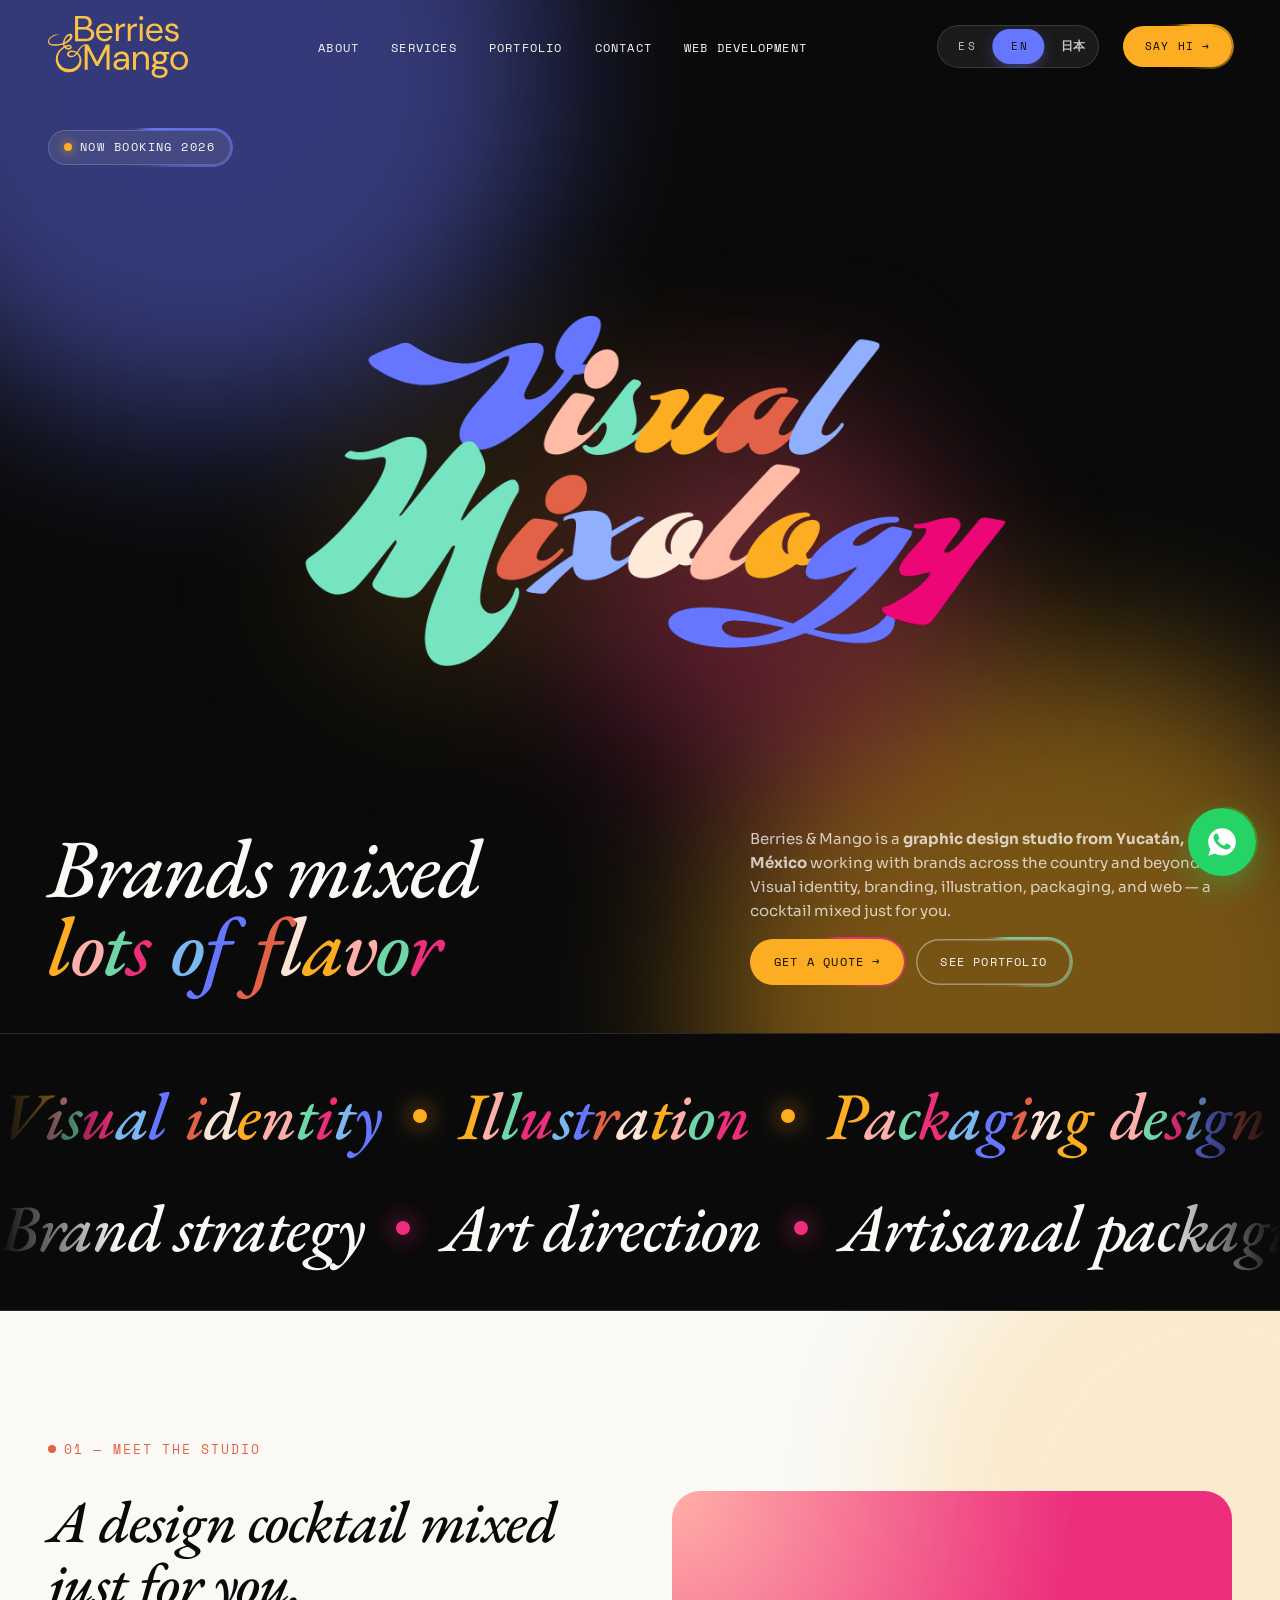
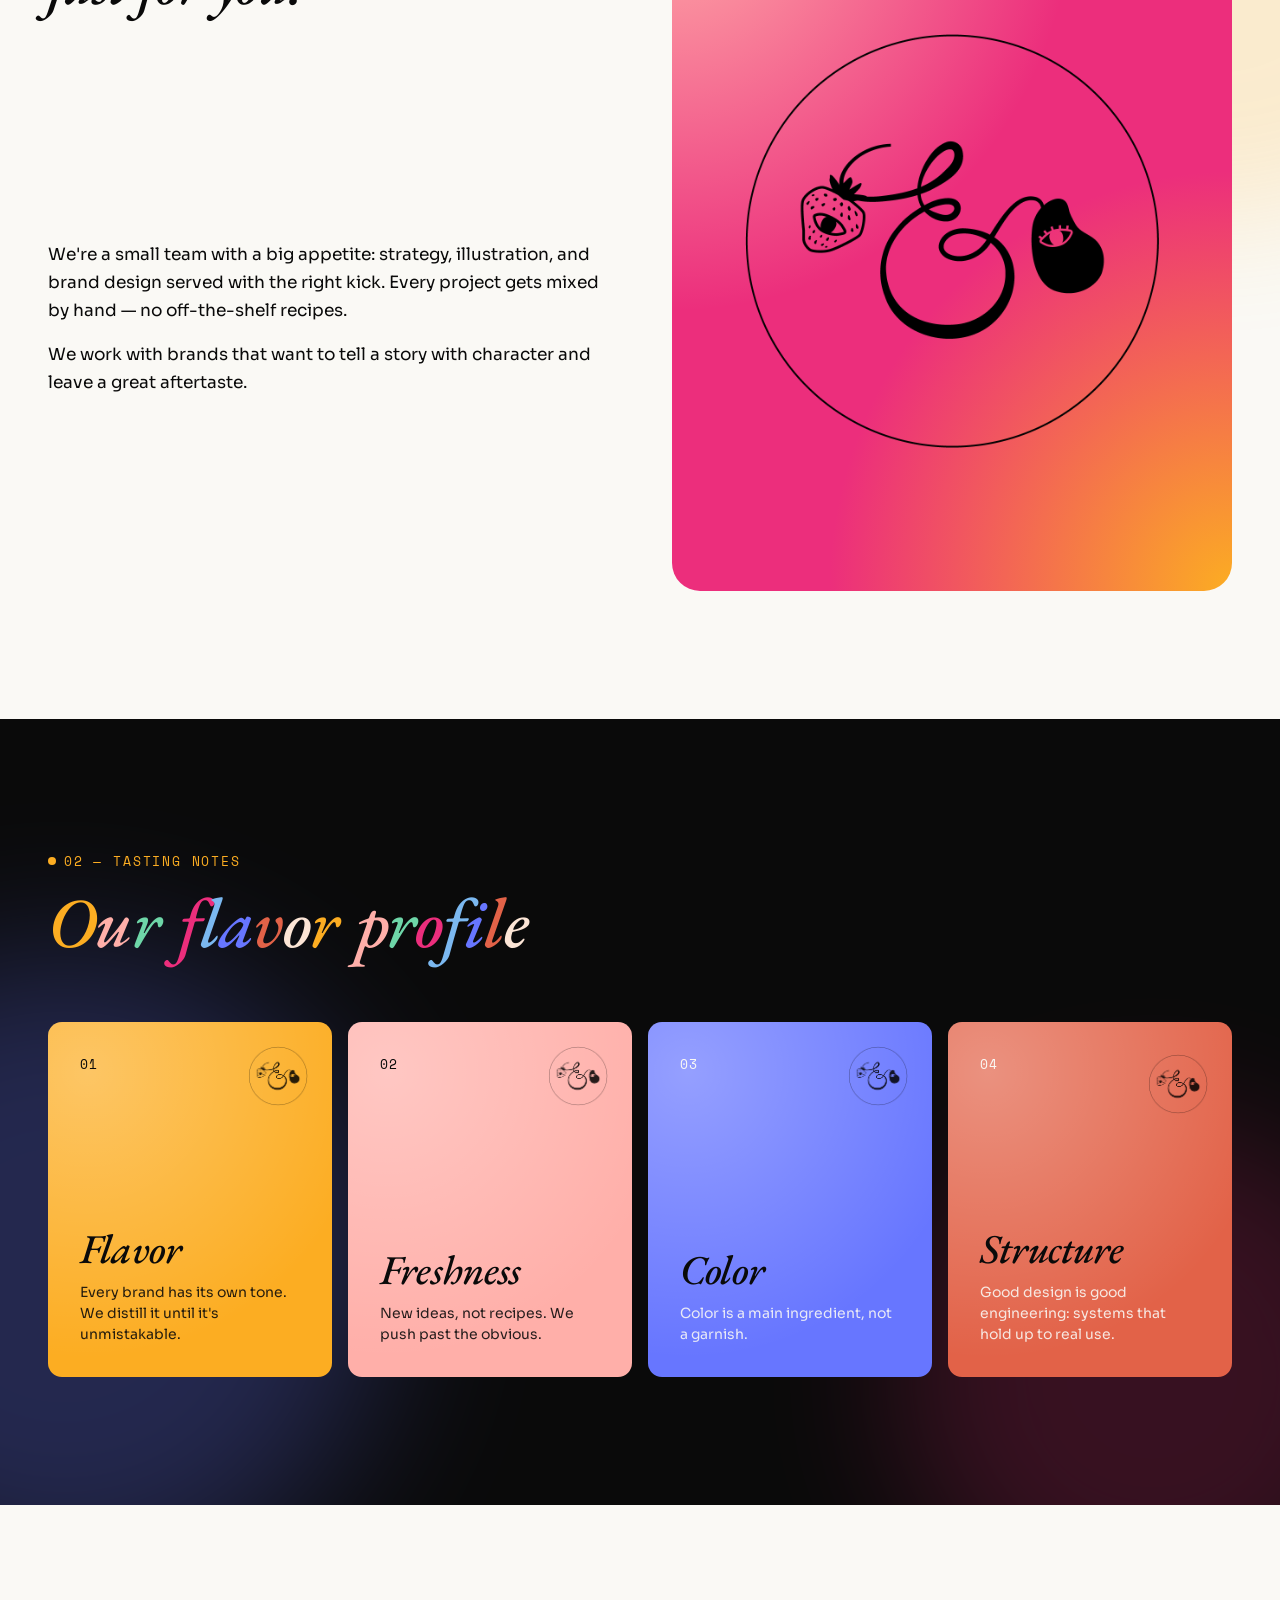
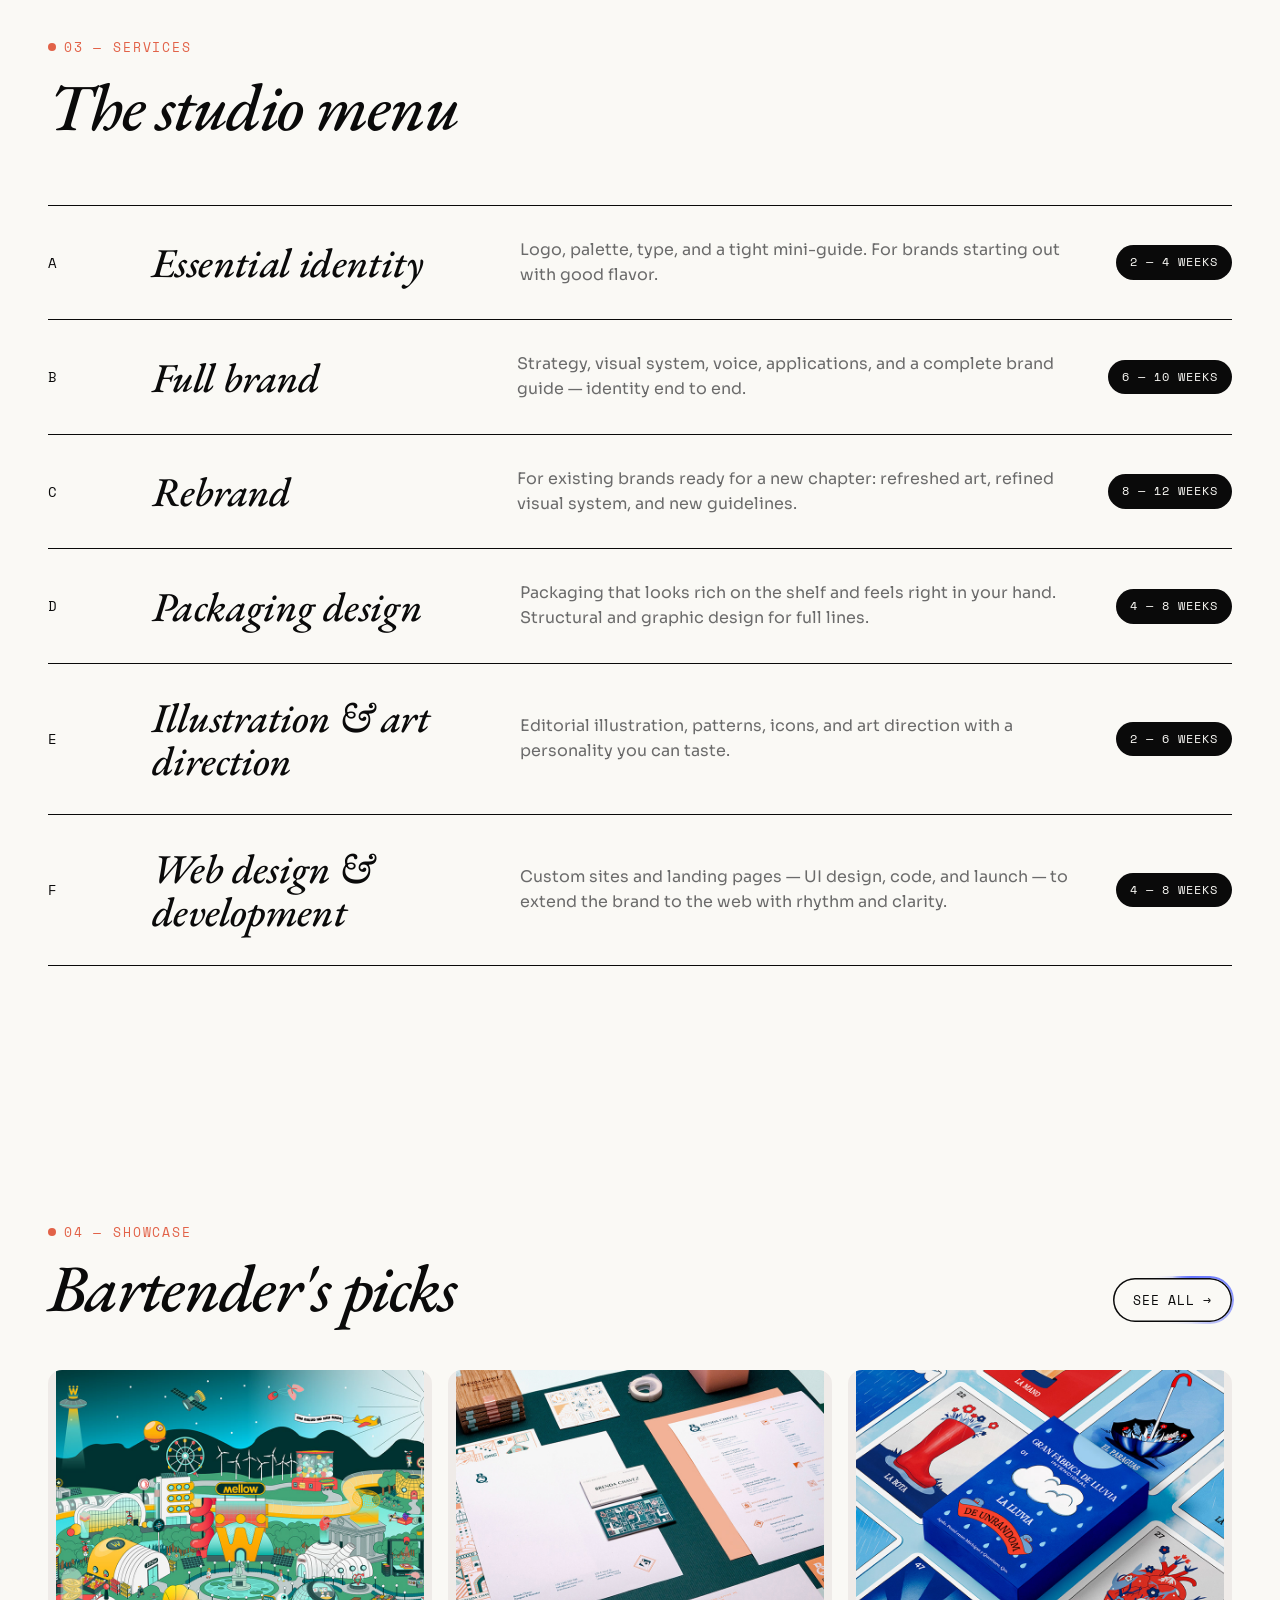
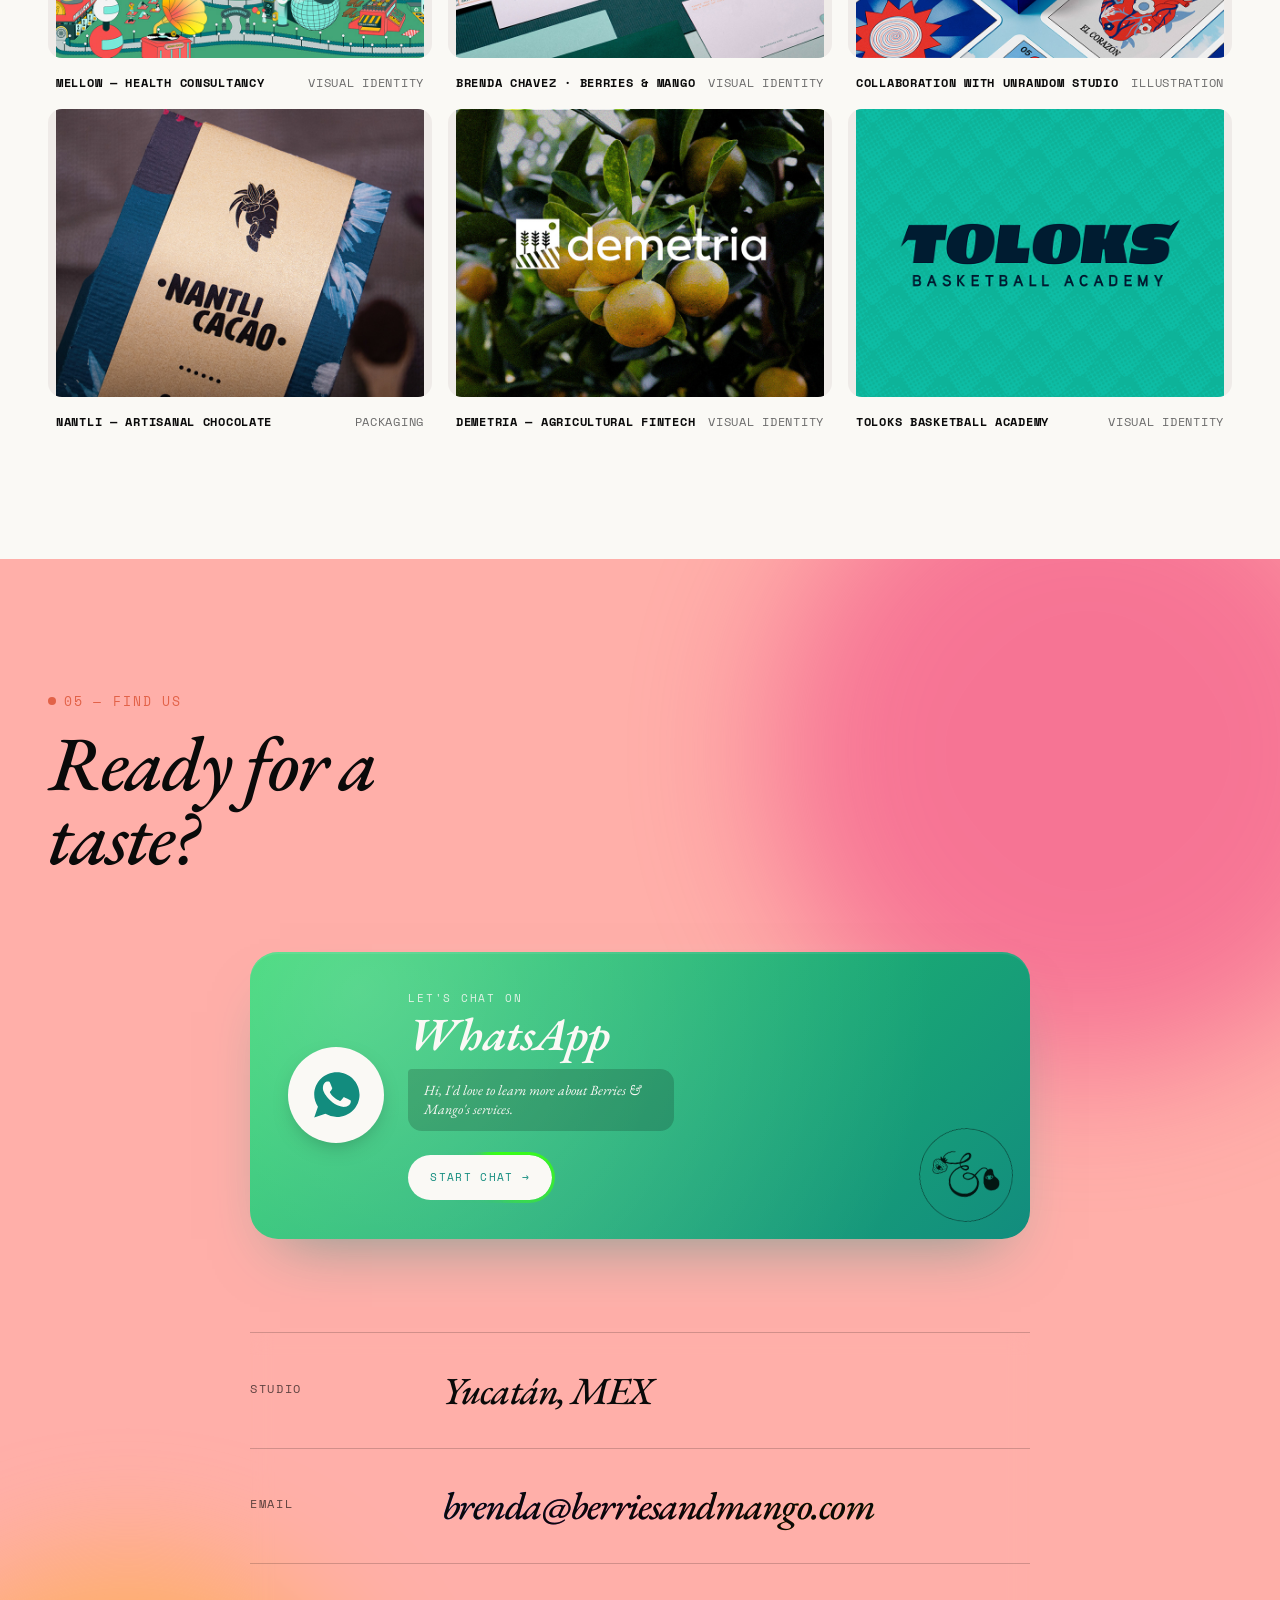
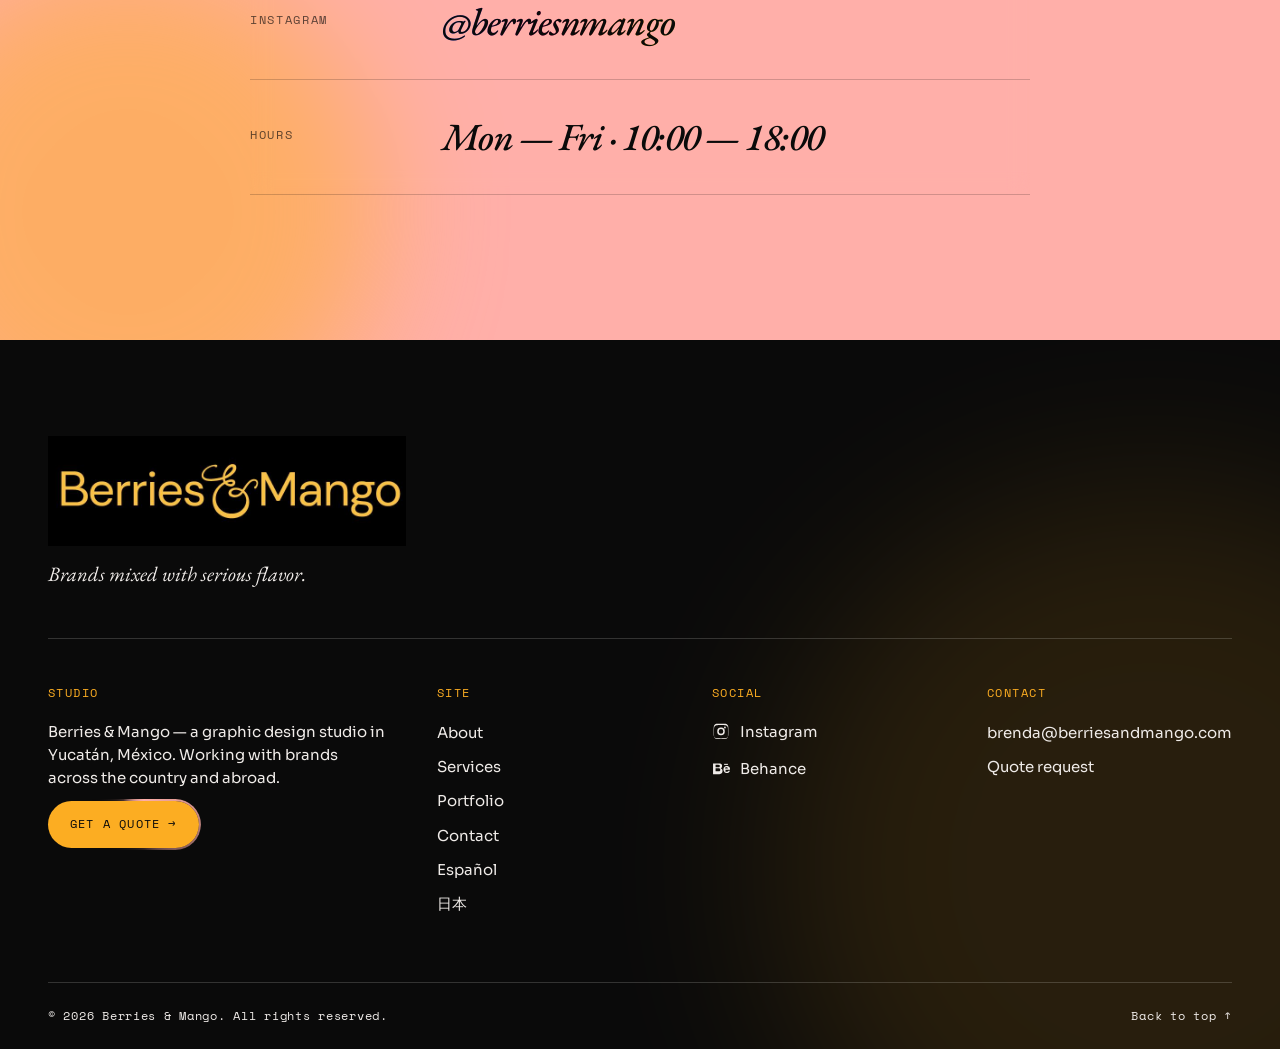
<file: index.html>
<!DOCTYPE html>
<html lang="es-MX">
<head>
    <!-- Google tag (gtag.js) -->
    <script async src="https://www.googletagmanager.com/gtag/js?id=G-4Z7M8RE13K"></script>
    <script>
      window.dataLayer = window.dataLayer || [];
      function gtag(){dataLayer.push(arguments);}
      gtag('js', new Date());

      gtag('config', 'G-4Z7M8RE13K');

      // Key actions: WhatsApp, email and jumps to the web studio site
      document.addEventListener('click', function (e) {
        var t = e.target;
        var a = t.closest && t.closest('a[href]');
        var href = a ? a.href : '';
        if (/wa\.me\//.test(href)) {
          gtag('event', 'whatsapp_click', { link_url: href, link_text: (a.textContent || '').trim().slice(0, 60) });
        } else if (/^mailto:/.test(href)) {
          gtag('event', 'email_click', { link_url: href });
        } else if (location.hostname !== 'web.berriesandmango.com' &&
                   (/^https:\/\/web\.berriesandmango\.com/.test(href) || (t.closest && t.closest('[data-web-row]')))) {
          gtag('event', 'web_studio_click', { link_url: href || 'https://web.berriesandmango.com' });
        }
      }, true);
    </script>
    <meta charset="UTF-8">
    <meta name="viewport" content="width=device-width, initial-scale=1.0, viewport-fit=cover">

    <!-- Language detection — runs before render.
         Priority: localStorage choice → Japan (timezone OR language) → ES/PT
         language stays → English fallback. -->
    <script>
    (function(){try{
        if(localStorage.getItem('bm-lang')==='es') return;
        var langs=(navigator.languages||[navigator.language||'es']).map(function(l){return (l||'').slice(0,2).toLowerCase()});
        var tz='';try{tz=Intl.DateTimeFormat().resolvedOptions().timeZone||'';}catch(e){}
        var inJapan = tz === 'Asia/Tokyo' || langs.some(function(l){return l==='ja';});
        if(inJapan) { location.replace('/jp/' + (location.hash||'')); return; }
        if(langs.some(function(l){return l==='es'||l==='pt'||l==='ca'||l==='gl';})) return;
        location.replace('/en/' + (location.hash||''));
    }catch(e){}})();
    </script>

    <!-- ============== PRIMARY SEO ============== -->
    <title>Berries &amp; Mango — Estudio de diseño gráfico en Yucatán, México | Branding nacional</title>
    <meta name="description" content="Estudio de diseño gráfico en Yucatán, México. Branding, identidad visual, diseño de empaque, ilustración y desarrollo web a la medida para marcas de todo el mundo.">
    <meta name="keywords" content="estudio de diseño gráfico en Yucatán México, estudio de diseño gráfico México, diseño gráfico nacional, diseño gráfico CDMX, diseño gráfico Monterrey, diseño gráfico Guadalajara, diseño gráfico Mérida, agencia de branding México, identidad visual México, diseño de empaque México, ilustración editorial México, diseño web México, manual de marca, logotipo, estrategia de marca, packaging design México, agencia creativa Yucatán, Berries and Mango, Brenda Chavez">
    <meta name="author" content="Berries &amp; Mango">
    <meta name="robots" content="index, follow, max-image-preview:large, max-snippet:-1">
    <meta name="googlebot" content="index, follow">
    <meta name="theme-color" content="#0a0a0a">
    <meta name="color-scheme" content="dark light">

    <link rel="canonical" href="https://berriesandmango.com/">
    <link rel="alternate" hreflang="es-MX" href="https://berriesandmango.com/">
    <link rel="alternate" hreflang="es" href="https://berriesandmango.com/">
    <link rel="alternate" hreflang="en" href="https://berriesandmango.com/en/">
    <link rel="alternate" hreflang="ja" href="https://berriesandmango.com/jp/">
    <link rel="alternate" hreflang="x-default" href="https://berriesandmango.com/">

    <!-- Geo targeting (Mérida, Yucatán, México) -->
    <meta name="geo.region" content="MX-YUC">
    <meta name="geo.placename" content="Mérida, Yucatán, México">
    <meta name="geo.position" content="20.9674;-89.5926">
    <meta name="ICBM" content="20.9674, -89.5926">

    <!-- ============== OPEN GRAPH ============== -->
    <meta property="og:type" content="website">
    <meta property="og:site_name" content="Berries &amp; Mango">
    <meta property="og:title" content="Berries &amp; Mango — Estudio de diseño gráfico en Yucatán, México">
    <meta property="og:description" content="Estudio de diseño gráfico basado en Yucatán, México. Trabajamos branding, identidad visual, empaque, ilustración y diseño web para clientes en todo el país.">
    <meta property="og:url" content="https://berriesandmango.com/">
    <meta property="og:locale" content="es_MX">
    <meta property="og:locale:alternate" content="es_ES">
    <meta property="og:image" content="https://berriesandmango.com/assets/images/hero-visual-mixology-clean.png">
    <meta property="og:image:secure_url" content="https://berriesandmango.com/assets/images/hero-visual-mixology-clean.png">
    <meta property="og:image:type" content="image/png">
    <meta property="og:image:width" content="2724">
    <meta property="og:image:height" content="1292">
    <meta property="og:image:alt" content="Visual Mixology — ilustración del estudio Berries &amp; Mango">

    <!-- ============== TWITTER CARDS ============== -->
    <meta name="twitter:card" content="summary_large_image">
    <meta name="twitter:site" content="@berriesnmango">
    <meta name="twitter:creator" content="@berriesnmango">
    <meta name="twitter:title" content="Berries &amp; Mango — Estudio de diseño gráfico en Yucatán, México">
    <meta name="twitter:description" content="Estudio de diseño gráfico en Yucatán, México. Branding, identidad visual, empaque, ilustración y web para todo el país.">
    <meta name="twitter:image" content="https://berriesandmango.com/assets/images/hero-visual-mixology-clean.png">
    <meta name="twitter:image:alt" content="Visual Mixology — ilustración del estudio Berries &amp; Mango">

    <!-- ============== ICONS / MANIFEST ============== -->
    <link rel="icon" type="image/png" sizes="192x192" href="assets/images/favicon-192.png">
    <link rel="apple-touch-icon" href="assets/images/favicon-192.png">
    <link rel="manifest" href="/site.webmanifest">
    <meta name="apple-mobile-web-app-title" content="Berries &amp; Mango">
    <meta name="application-name" content="Berries &amp; Mango">
    <meta name="format-detection" content="telephone=no">

    <!-- ============== PERFORMANCE HINTS ============== -->
    <link rel="preload" as="image" href="assets/images/hero-visual-mixology-clean.png" fetchpriority="high">
    <link rel="preload" as="style" href="styles.css">

    <link rel="stylesheet" href="styles.css">

    <!-- ============== STRUCTURED DATA — Organization ============== -->
    <script type="application/ld+json">
    {
      "@context": "https://schema.org",
      "@type": "Organization",
      "@id": "https://berriesandmango.com/#organization",
      "name": "Berries & Mango",
      "alternateName": ["Berries and Mango", "B&M"],
      "url": "https://berriesandmango.com/",
      "logo": {
        "@type": "ImageObject",
        "url": "https://berriesandmango.com/assets/images/logo-symbol.png",
        "width": 512,
        "height": 512
      },
      "image": "https://berriesandmango.com/assets/images/hero-visual-mixology-clean.png",
      "description": "Estudio de diseño gráfico en Yucatán, México. Trabajamos branding, identidad visual, empaque, ilustración y diseño web para clientes en todo el país.",
      "foundingDate": "2018",
      "founder": {
        "@type": "Person",
        "name": "Brenda Chavez"
      },
      "address": {
        "@type": "PostalAddress",
        "addressLocality": "Mérida",
        "addressRegion": "Yucatán",
        "addressCountry": "MX"
      },
      "areaServed": [
        { "@type": "Country", "name": "México" },
        { "@type": "Country", "name": "Estados Unidos" },
        { "@type": "Country", "name": "España" },
        { "@type": "AdministrativeArea", "name": "Latinoamérica" }
      ],
      "knowsLanguage": ["es", "en"],
      "email": "brenda@berriesandmango.com",
      "sameAs": [
        "https://instagram.com/berriesnmango",
        "https://www.behance.net/berriesnmango"
      ],
      "contactPoint": [{
        "@type": "ContactPoint",
        "contactType": "sales",
        "availableLanguage": ["Spanish", "English"],
        "url": "https://wa.me/529993946353"
      }]
    }
    </script>

    <!-- ============== STRUCTURED DATA — Website + sitelinks search ============== -->
    <script type="application/ld+json">
    {
      "@context": "https://schema.org",
      "@type": "WebSite",
      "@id": "https://berriesandmango.com/#website",
      "url": "https://berriesandmango.com/",
      "name": "Berries & Mango",
      "description": "Estudio de diseño gráfico en Yucatán, México — branding, identidad visual, empaque, ilustración y diseño web para todo el país.",
      "inLanguage": "es-MX",
      "publisher": { "@id": "https://berriesandmango.com/#organization" }
    }
    </script>

    <!-- ============== STRUCTURED DATA — Service catalog ============== -->
    <script type="application/ld+json">
    {
      "@context": "https://schema.org",
      "@type": "ProfessionalService",
      "@id": "https://berriesandmango.com/#service",
      "name": "Berries & Mango — Servicios de diseño",
      "image": "https://berriesandmango.com/assets/images/hero-visual-mixology-clean.png",
      "url": "https://berriesandmango.com/#servicios",
      "telephone": "+52-999-394-6353",
      "priceRange": "$$",
      "address": {
        "@type": "PostalAddress",
        "addressLocality": "Mérida",
        "addressRegion": "Yucatán",
        "addressCountry": "MX"
      },
      "geo": { "@type": "GeoCoordinates", "latitude": 20.9674, "longitude": -89.5926 },
      "serviceArea": {
        "@type": "GeoCircle",
        "geoMidpoint": { "@type": "GeoCoordinates", "latitude": 23.6345, "longitude": -102.5528 },
        "geoRadius": "2000000",
        "description": "México (cobertura nacional) y servicios remotos para Estados Unidos, España y Latinoamérica."
      },
      "areaServed": [
        { "@type": "Country", "name": "México" },
        { "@type": "State", "name": "Ciudad de México" },
        { "@type": "State", "name": "Nuevo León" },
        { "@type": "State", "name": "Jalisco" },
        { "@type": "State", "name": "Yucatán" },
        { "@type": "State", "name": "Quintana Roo" },
        { "@type": "Country", "name": "Estados Unidos" },
        { "@type": "Country", "name": "España" }
      ],
      "hasOfferCatalog": {
        "@type": "OfferCatalog",
        "name": "El menú del estudio",
        "itemListElement": [
          { "@type": "Offer", "itemOffered": { "@type": "Service", "name": "Identidad esencial", "description": "Logotipo, paleta, tipografía y guía mínima para marcas que arrancan." } },
          { "@type": "Offer", "itemOffered": { "@type": "Service", "name": "Marca completa", "description": "Estrategia, sistema visual, voz, aplicaciones y manual completo." } },
          { "@type": "Offer", "itemOffered": { "@type": "Service", "name": "Reposicionamiento", "description": "Re-arte y refinamiento del sistema visual para marcas existentes." } },
          { "@type": "Offer", "itemOffered": { "@type": "Service", "name": "Diseño de empaque", "description": "Diseño estructural y gráfico para línea de productos completa." } },
          { "@type": "Offer", "itemOffered": { "@type": "Service", "name": "Ilustración y arte", "description": "Ilustración editorial, patrones, íconos y dirección de arte." } },
          { "@type": "Offer", "itemOffered": { "@type": "Service", "name": "Diseño y desarrollo web", "description": "Sitios y landings hechos a medida — diseño UI, código y puesta en línea." } }
        ]
      }
    }
    </script>
</head>
<body class="page">

    <!-- ============== LOADER ============== -->
    <div class="loader" data-loader>
        <div class="loader__inner">
            <div class="loader__mark" data-color-mix="violet,mint,mango">B&amp;M</div>
            <div class="loader__bar"><div class="loader__bar-fill" data-loader-bar></div></div>
            <span class="loader__progress" data-loader-progress>0%</span>
        </div>
    </div>

    <div class="page__wrap">

        <!-- ============== HEADER ============== -->
        <header class="header" data-header>
            <div class="header__inner">
                <a class="header__logo" href="#top" aria-label="Berries &amp; Mango — Inicio">
                    <img class="header__logo-mark" src="assets/images/logo.svg" alt="Berries &amp; Mango">
                </a>

                <nav class="header__nav" aria-label="Navegación principal">
                    <ul class="header__nav-list">
                        <li class="header__nav-item"><a class="header__nav-link" href="#conoce">Conoce</a></li>
                        <li class="header__nav-item"><a class="header__nav-link" href="#servicios">Servicios</a></li>
                        <li class="header__nav-item"><a class="header__nav-link" href="portfolio.html">Portfolio</a></li>
                        <li class="header__nav-item"><a class="header__nav-link" href="#encuentra">Encuéntranos</a></li>
                        <li class="header__nav-item"><a class="header__nav-link" href="https://web.berriesandmango.com" target="_blank" rel="noopener noreferrer">Desarrollo Web</a></li>
                    </ul>
                </nav>

                <div class="header__lang" data-lang-slot>
                    <div class="lang" style="--lang-count: 3; --lang-pos: 0;" data-active="es" role="group" aria-label="Cambiar idioma">
                        <a class="lang__opt is-active" href="/" data-lang-switch="es" aria-current="true">ES</a>
                        <a class="lang__opt" href="/en/" data-lang-switch="en" aria-label="Switch to English">EN</a>
                        <a class="lang__opt lang__opt--ja" href="/jp/" data-lang-switch="ja" aria-label="日本語に切替">日本</a>
                    </div>
                </div>

                <a class="header__cta glow glow--mango" href="https://wa.me/529993946353?text=Hola%2C%20me%20gustar%C3%ADa%20recibir%20informaci%C3%B3n%20sobre%20los%20servicios%20de%20Berries%20%26%20Mango." target="_blank" rel="noopener noreferrer" data-magnetic="0.25">
                    <span>Cuéntanos</span>
                    <span aria-hidden="true">→</span>
                </a>

                <button class="header__burger glow glow--mango" type="button" aria-label="Abrir menú" data-burger>
                    <span class="header__burger-line"></span>
                    <span class="header__burger-line"></span>
                </button>
            </div>
        </header>

        <main class="page__main" id="top">

            <!-- ============== HERO ============== -->
            <section class="hero" id="hero">
                <div class="hero__bg" aria-hidden="true">
                    <div class="hero__bg-blob hero__bg-blob--1"></div>
                    <div class="hero__bg-blob hero__bg-blob--2"></div>
                    <div class="hero__bg-blob hero__bg-blob--3"></div>
                </div>

                <div class="hero__inner">
                    <a class="hero__eyebrow hero__eyebrow--link glow glow--violet" style="--glow-delay:.15s"
                       href="https://wa.me/529993946353?text=Hola%2C%20me%20gustar%C3%ADa%20agendar%20una%20llamada%20para%20platicar%20sobre%20mi%20proyecto."
                       target="_blank" rel="noopener noreferrer">
                        Agenda abierta para 2026
                    </a>

                    <div class="hero__art">
                        <img class="hero__art-img" src="assets/images/hero-visual-mixology-clean.png" alt="Visual Mixology — Berries &amp; Mango" width="2724" height="1292" fetchpriority="high" decoding="async">
                    </div>

                    <div class="hero__copy">
                        <h1 class="hero__heading" data-wave>
                            <span class="hero__heading-line">Marcas hechas</span>
                            <span class="hero__heading-line hero__heading-line--mix" data-color-mix>con mucho sabor</span>
                        </h1>

                        <div class="hero__body">
                            <p class="hero__lede">
                                Berries &amp; Mango es un <strong>estudio de diseño gráfico en Yucatán, México</strong>
                                que atiende a clientes en todo el país y el extranjero. Identidad visual,
                                branding, ilustración, diseño de empaque y desarrollo web — un coctel
                                preparado especialmente para ti.
                            </p>

                            <div class="hero__actions">
                                <a class="hero__cta hero__cta--primary glow glow--pink" style="--glow-delay:.4s" href="https://wa.me/529993946353?text=Hola%2C%20me%20gustar%C3%ADa%20solicitar%20una%20cotizaci%C3%B3n%20para%20un%20proyecto%20de%20dise%C3%B1o." data-magnetic="0.3">
                                    <span>Obtener una cotización</span>
                                    <span class="hero__cta-arrow" aria-hidden="true">→</span>
                                </a>
                                <a class="hero__cta hero__cta--ghost glow glow--mint" style="--glow-delay:.9s" href="portfolio.html" data-magnetic="0.2">
                                    <span>Ver portafolio</span>
                                </a>
                            </div>
                        </div>
                    </div>
                </div>
            </section>

            <!-- ============== MARQUEE ============== -->
            <section class="marquee" aria-label="Servicios">
                <!-- Top: Spanish, multi-color -->
                <div class="marquee__row">
                    <div class="marquee__track" data-marquee>
                        <div class="marquee__group">
                            <span class="marquee__item" data-color-mix>Identidad visual</span>
                            <span class="marquee__dot" aria-hidden="true"></span>
                            <span class="marquee__item" data-color-mix>Ilustración</span>
                            <span class="marquee__dot" aria-hidden="true"></span>
                            <span class="marquee__item" data-color-mix>Diseño de empaque</span>
                            <span class="marquee__dot" aria-hidden="true"></span>
                            <span class="marquee__item" data-color-mix>Diseño Web</span>
                            <span class="marquee__dot" aria-hidden="true"></span>
                            <span class="marquee__item" data-color-mix>Diseño de marca</span>
                            <span class="marquee__dot" aria-hidden="true"></span>
                            <span class="marquee__item" data-color-mix>Diseño gráfico</span>
                            <span class="marquee__dot" aria-hidden="true"></span>
                            <span class="marquee__item" data-color-mix>Diseño de íconos</span>
                            <span class="marquee__dot" aria-hidden="true"></span>
                            <span class="marquee__item" data-color-mix>Marcas con sabor</span>
                            <span class="marquee__dot" aria-hidden="true"></span>
                            <span class="marquee__item" data-color-mix>Patrones</span>
                            <span class="marquee__dot" aria-hidden="true"></span>
                            <span class="marquee__item" data-color-mix>Estrategia</span>
                            <span class="marquee__dot" aria-hidden="true"></span>
                            <span class="marquee__item" data-color-mix>Manual de marca</span>
                            <span class="marquee__dot" aria-hidden="true"></span>
                        </div>
                        <div class="marquee__group" aria-hidden="true">
                            <span class="marquee__item" data-color-mix>Identidad visual</span>
                            <span class="marquee__dot"></span>
                            <span class="marquee__item" data-color-mix>Ilustración</span>
                            <span class="marquee__dot"></span>
                            <span class="marquee__item" data-color-mix>Diseño de empaque</span>
                            <span class="marquee__dot"></span>
                            <span class="marquee__item" data-color-mix>Diseño Web</span>
                            <span class="marquee__dot"></span>
                            <span class="marquee__item" data-color-mix>Diseño de marca</span>
                            <span class="marquee__dot"></span>
                            <span class="marquee__item" data-color-mix>Diseño gráfico</span>
                            <span class="marquee__dot"></span>
                            <span class="marquee__item" data-color-mix>Diseño de íconos</span>
                            <span class="marquee__dot"></span>
                            <span class="marquee__item" data-color-mix>Marcas con sabor</span>
                            <span class="marquee__dot"></span>
                            <span class="marquee__item" data-color-mix>Patrones</span>
                            <span class="marquee__dot"></span>
                            <span class="marquee__item" data-color-mix>Estrategia</span>
                            <span class="marquee__dot"></span>
                            <span class="marquee__item" data-color-mix>Manual de marca</span>
                            <span class="marquee__dot"></span>
                        </div>
                    </div>
                </div>

                <!-- Bottom row: Spanish complementary terms -->
                <div class="marquee__row marquee__row--reverse">
                    <div class="marquee__track">
                        <div class="marquee__group">
                            <span class="marquee__item">Estrategia de marca</span>
                            <span class="marquee__dot" aria-hidden="true"></span>
                            <span class="marquee__item">Dirección de arte</span>
                            <span class="marquee__dot" aria-hidden="true"></span>
                            <span class="marquee__item">Empaque artesanal</span>
                            <span class="marquee__dot" aria-hidden="true"></span>
                            <span class="marquee__item">Sitios a la medida</span>
                            <span class="marquee__dot" aria-hidden="true"></span>
                            <span class="marquee__item">Logotipo</span>
                            <span class="marquee__dot" aria-hidden="true"></span>
                            <span class="marquee__item">Visual Mixology</span>
                            <span class="marquee__dot" aria-hidden="true"></span>
                            <span class="marquee__item">Estudio mexicano</span>
                            <span class="marquee__dot" aria-hidden="true"></span>
                            <span class="marquee__item">Identidad de marca</span>
                            <span class="marquee__dot" aria-hidden="true"></span>
                            <span class="marquee__item">Sistema visual</span>
                            <span class="marquee__dot" aria-hidden="true"></span>
                            <span class="marquee__item">Hecho en Yucatán</span>
                            <span class="marquee__dot" aria-hidden="true"></span>
                        </div>
                        <div class="marquee__group" aria-hidden="true">
                            <span class="marquee__item">Estrategia de marca</span>
                            <span class="marquee__dot"></span>
                            <span class="marquee__item">Dirección de arte</span>
                            <span class="marquee__dot"></span>
                            <span class="marquee__item">Empaque artesanal</span>
                            <span class="marquee__dot"></span>
                            <span class="marquee__item">Sitios a la medida</span>
                            <span class="marquee__dot"></span>
                            <span class="marquee__item">Logotipo</span>
                            <span class="marquee__dot"></span>
                            <span class="marquee__item">Visual Mixology</span>
                            <span class="marquee__dot"></span>
                            <span class="marquee__item">Estudio mexicano</span>
                            <span class="marquee__dot"></span>
                            <span class="marquee__item">Identidad de marca</span>
                            <span class="marquee__dot"></span>
                            <span class="marquee__item">Sistema visual</span>
                            <span class="marquee__dot"></span>
                            <span class="marquee__item">Hecho en Yucatán</span>
                            <span class="marquee__dot"></span>
                        </div>
                    </div>
                </div>
            </section>

            <!-- ============== CONOCE ============== -->
            <section class="conoce" id="conoce">
                <div class="conoce__inner">
                    <p class="conoce__eyebrow">01 — Conoce el estudio</p>
                    <h2 class="conoce__heading">
                        Un <em>coctel de diseño</em> preparado<br>
                        especialmente para ti.
                    </h2>
                    <div class="conoce__body">
                        <p class="conoce__text">
                            Somos un equipo pequeño con apetito grande: estrategia, ilustración
                            y diseño de marca servidos con el sabor justo. Cada proyecto se
                            mezcla a mano, sin recetas pre-empacadas.
                        </p>
                        <p class="conoce__text">
                            Trabajamos con marcas que quieren contar una historia con carácter
                            y dejar buen sabor de boca.
                        </p>
                    </div>
                    <div class="conoce__media">
                        <img class="conoce__symbol" src="assets/images/logo-symbol.png" alt="Símbolo de Berries &amp; Mango">

                        <div class="conoce__sticker conoce__sticker--berry" aria-hidden="true">
                            <img src="assets/images/logo-symbol.png" alt="">
                        </div>
                        <div class="conoce__sticker conoce__sticker--spark" aria-hidden="true">
                            <img src="assets/images/logo-symbol.png" alt="">
                        </div>
                    </div>
                </div>
            </section>

            <!-- ============== PROPIEDADES ============== -->
            <section class="propiedades" id="propiedades">
                <div class="propiedades__inner">
                    <p class="propiedades__eyebrow">02 — Propiedades</p>
                    <h2 class="propiedades__heading" data-color-mix>Nuestro perfil de sabor</h2>

                    <ul class="propiedades__grid">
                        <li class="propiedades__item propiedades__item--mango">
                            <span class="propiedades__index">01</span>
                            <div class="propiedades__sticker" aria-hidden="true">
                                <img src="assets/images/logo-symbol.png" alt="" style="width:100%;height:100%">
                            </div>
                            <h3 class="propiedades__item-title">Sabor</h3>
                            <p class="propiedades__item-text">
                                Cada marca tiene un tono único. Lo destilamos hasta que es inconfundible.
                            </p>
                        </li>
                        <li class="propiedades__item propiedades__item--coral">
                            <span class="propiedades__index">02</span>
                            <div class="propiedades__sticker" aria-hidden="true">
                                <img src="assets/images/logo-symbol.png" alt="" style="width:100%;height:100%">
                            </div>
                            <h3 class="propiedades__item-title">Frescura</h3>
                            <p class="propiedades__item-text">
                                Ideas nuevas, no recetas. Nos resistimos a los lugares comunes.
                            </p>
                        </li>
                        <li class="propiedades__item propiedades__item--violet">
                            <span class="propiedades__index">03</span>
                            <div class="propiedades__sticker" aria-hidden="true">
                                <img src="assets/images/logo-symbol.png" alt="" style="width:100%;height:100%">
                            </div>
                            <h3 class="propiedades__item-title">Color</h3>
                            <p class="propiedades__item-text">
                                Usamos el color como ingrediente principal, no como decoración.
                            </p>
                        </li>
                        <li class="propiedades__item propiedades__item--rust">
                            <span class="propiedades__index">04</span>
                            <div class="propiedades__sticker" aria-hidden="true">
                                <img src="assets/images/logo-symbol.png" alt="" style="width:100%;height:auto;transform:translateY(8px)">
                            </div>
                            <h3 class="propiedades__item-title">Estructura</h3>
                            <p class="propiedades__item-text">
                                Buen diseño es buena ingeniería: sistemas que aguantan el uso real.
                            </p>
                        </li>
                    </ul>
                </div>
            </section>

            <!-- ============== SERVICIOS (Presentaciones + Productos merged) ============== -->
            <section class="presentaciones" id="servicios">
                <div class="presentaciones__inner">
                    <p class="presentaciones__eyebrow">03 — Servicios</p>
                    <h2 class="presentaciones__heading">El menú del estudio</h2>

                    <ol class="presentaciones__list">
                        <li class="presentaciones__row">
                            <span class="presentaciones__num">A</span>
                            <h3 class="presentaciones__row-title">Identidad esencial</h3>
                            <p class="presentaciones__row-desc">
                                Logotipo, paleta, tipografía y guía mínima. Para marcas que arrancan con buen sabor.
                            </p>
                            <span class="presentaciones__row-tag">2 — 4 semanas</span>
                        </li>
                        <li class="presentaciones__row">
                            <span class="presentaciones__num">B</span>
                            <h3 class="presentaciones__row-title">Marca completa</h3>
                            <p class="presentaciones__row-desc">
                                Estrategia, sistema visual, voz, aplicaciones y manual completo para una identidad de cabo a rabo.
                            </p>
                            <span class="presentaciones__row-tag">6 — 10 semanas</span>
                        </li>
                        <li class="presentaciones__row">
                            <span class="presentaciones__num">C</span>
                            <h3 class="presentaciones__row-title">Reposicionamiento</h3>
                            <p class="presentaciones__row-desc">
                                Para marcas existentes que necesitan un nuevo capítulo: re-arte, refinamiento del sistema visual y guías nuevas.
                            </p>
                            <span class="presentaciones__row-tag">8 — 12 semanas</span>
                        </li>
                        <li class="presentaciones__row">
                            <span class="presentaciones__num">D</span>
                            <h3 class="presentaciones__row-title">Diseño de empaque</h3>
                            <p class="presentaciones__row-desc">
                                Empaques que se sienten ricos en el anaquel y en la mano. Diseño estructural y gráfico para línea completa.
                            </p>
                            <span class="presentaciones__row-tag">4 — 8 semanas</span>
                        </li>
                        <li class="presentaciones__row">
                            <span class="presentaciones__num">E</span>
                            <h3 class="presentaciones__row-title">Ilustración y arte</h3>
                            <p class="presentaciones__row-desc">
                                Ilustración editorial, patrones, íconos y dirección de arte con personalidad propia.
                            </p>
                            <span class="presentaciones__row-tag">2 — 6 semanas</span>
                        </li>
                        <li class="presentaciones__row presentaciones__row--web" data-web-row>
                            <span class="presentaciones__num">F</span>
                            <h3 class="presentaciones__row-title">Diseño y desarrollo web</h3>
                            <p class="presentaciones__row-desc">
                                Sitios y landings hechos a medida — diseño UI, código y puesta en línea — para extender la marca a la web con ritmo y claridad.
                            </p>
                            <span class="presentaciones__row-tag">4 — 8 semanas</span>
                            <a class="presentaciones__web" href="https://web.berriesandmango.com" target="_blank" rel="noopener noreferrer">
                                <img class="presentaciones__web-thumb" src="/assets/images/web-studio-preview.webp" alt="" width="480" height="270" loading="lazy" decoding="async">
                                <span class="presentaciones__web-text">
                                    <span class="presentaciones__web-label">Nuestro estudio web</span>
                                    <span class="presentaciones__web-url">web.berriesandmango.com</span>
                                </span>
                                <span class="presentaciones__web-cta">Visitar <span aria-hidden="true">→</span></span>
                            </a>
                        </li>
                    </ol>
                </div>
            </section>

            <!-- ============== SHOWCASE ============== -->
            <section class="showcase" id="showcase">
                <div class="showcase__inner">
                    <header class="showcase__head">
                        <p class="showcase__eyebrow">04 — Showcase</p>
                        <h2 class="showcase__heading">Sugerencias de la barra</h2>
                        <a class="showcase__all glow glow--violet" style="--glow-delay:.2s" href="portfolio.html" data-magnetic="0.2">Ver todo →</a>
                    </header>

                    <ul class="showcase__grid" data-showcase>
                        <!-- Populated by scripts/showcase.js from assets/jsons/projects.json -->
                    </ul>
                </div>
            </section>

            <!-- ============== ENCUENTRA ============== -->
            <section class="encuentra" id="encuentra">
                <div class="encuentra__inner">
                    <p class="encuentra__eyebrow">05 — Encuéntranos</p>
                    <h2 class="encuentra__heading">
                        ¿Listo para <em>probar el sabor</em>?
                    </h2>

                    <div class="encuentra__grid">

                        <a class="encuentra__whatsapp"
                           href="https://wa.me/529993946353?text=Hola%2C%20me%20gustar%C3%ADa%20recibir%20informaci%C3%B3n%20sobre%20los%20servicios%20de%20Berries%20%26%20Mango."
                           target="_blank"
                           rel="noopener noreferrer"
                           data-magnetic="0.12">
                            <div class="encuentra__whatsapp-icon" aria-hidden="true">
                                <svg viewBox="0 0 32 32" fill="currentColor">
                                    <path d="M16.02 3C8.84 3 3 8.73 3 15.8c0 2.5.74 4.93 2.14 7L3 29l6.4-2.08a13.1 13.1 0 0 0 6.62 1.78h.01c7.18 0 13.02-5.73 13.02-12.8C29.05 8.73 23.2 3 16.02 3Zm7.58 18.08c-.32.9-1.88 1.72-2.6 1.83-.67.1-1.52.14-2.46-.16-.57-.18-1.3-.42-2.24-.82-3.95-1.67-6.52-5.58-6.72-5.85-.2-.27-1.6-2.12-1.6-4.05 0-1.93 1-2.88 1.36-3.27.36-.39.8-.48 1.06-.48.27 0 .53 0 .77.01.25.01.58-.1.91.7.32.77 1.08 2.67 1.18 2.86.1.2.16.43.03.7-.13.27-.2.43-.4.66-.2.23-.42.52-.6.7-.2.2-.4.42-.17.82.23.39 1.03 1.67 2.2 2.7 1.5 1.32 2.77 1.73 3.16 1.93.4.2.63.16.87-.1.23-.27 1-1.16 1.27-1.56.27-.39.53-.33.9-.2.36.13 2.3 1.07 2.7 1.27.4.2.67.3.77.46.1.16.1.92-.22 1.82Z"/>
                                </svg>
                            </div>
                            <div class="encuentra__whatsapp-body">
                                <span class="encuentra__whatsapp-label">Hablemos por</span>
                                <span class="encuentra__whatsapp-brand">WhatsApp</span>
                                <span class="encuentra__whatsapp-preview">Hola, me gustaría recibir información sobre los servicios de Berries &amp; Mango.</span>
                            </div>
                            <span class="encuentra__whatsapp-cta glow" style="--glow:#39ff14; --glow-thickness:3px; --glow-delay:.5s">
                                <span>Iniciar chat</span>
                                <span class="encuentra__whatsapp-cta-arrow" aria-hidden="true">→</span>
                            </span>
                            <div class="encuentra__whatsapp-sticker" aria-hidden="true">
                                <img src="assets/images/logo-symbol.png" alt="">
                            </div>
                        </a>

                        <dl class="encuentra__list">
                            <div class="encuentra__list-row">
                                <dt class="encuentra__list-key">Estudio</dt>
                                <dd class="encuentra__list-val">Yucatán, MEX</dd>
                            </div>
                            <div class="encuentra__list-row">
                                <dt class="encuentra__list-key">Correo</dt>
                                <dd class="encuentra__list-val">
                                    <a href="mailto:brenda@berriesandmango.com">brenda@berriesandmango.com</a>
                                </dd>
                            </div>
                            <div class="encuentra__list-row">
                                <dt class="encuentra__list-key">Instagram</dt>
                                <dd class="encuentra__list-val">
                                    <a href="https://instagram.com/berriesnmango" target="_blank" rel="noopener">@berriesnmango</a>
                                </dd>
                            </div>
                            <div class="encuentra__list-row">
                                <dt class="encuentra__list-key">Horario</dt>
                                <dd class="encuentra__list-val">Lun — Vie · 10:00 — 18:00</dd>
                            </div>
                        </dl>

                    </div>
                </div>
            </section>

        </main>

        <!-- ============== FOOTER ============== -->
        <footer class="footer">
            <div class="footer__hero">
                <img class="footer__logo" src="assets/images/logo-wordmark.png" alt="Berries &amp; Mango">
                <p class="footer__tagline">Marcas hechas con mucho sabor.</p>
            </div>

            <div class="footer__inner">
                <div class="footer__col footer__col--brand">
                    <h4 class="footer__col-title">Estudio</h4>
                    <p class="footer__link">Berries &amp; Mango — estudio de diseño gráfico en Yucatán, México. Trabajamos con marcas en todo el país y el extranjero.</p>
                    <a class="footer__cta glow glow--coral" style="--glow-delay:.3s" href="https://wa.me/529993946353?text=Hola%2C%20me%20gustar%C3%ADa%20solicitar%20una%20cotizaci%C3%B3n%20para%20un%20proyecto%20de%20dise%C3%B1o." data-magnetic="0.25">Cotizar proyecto →</a>
                </div>

                <div class="footer__col">
                    <h4 class="footer__col-title">Sitio</h4>
                    <ul class="footer__list">
                        <li><a class="footer__link" href="#conoce">Conoce</a></li>
                        <li><a class="footer__link" href="#servicios">Servicios</a></li>
                        <li><a class="footer__link" href="portfolio.html">Portfolio</a></li>
                        <li><a class="footer__link" href="#encuentra">Encuéntranos</a></li>
                        <li><a class="footer__link" href="/en/" data-lang-switch="en">English</a></li>
                        <li><a class="footer__link" href="/jp/" data-lang-switch="ja">日本</a></li>
                    </ul>
                </div>

                <div class="footer__col">
                    <h4 class="footer__col-title">Social</h4>
                    <ul class="footer__list">
                        <li>
                            <a class="footer__link footer__link--social" href="https://instagram.com/berriesnmango" target="_blank" rel="noopener" aria-label="Instagram">
                                <svg viewBox="0 0 24 24" class="footer__icon" aria-hidden="true"><path d="M12 2.2c3.2 0 3.6 0 4.85.07 1.17.05 1.8.25 2.23.41.56.22.96.48 1.38.9.42.42.68.82.9 1.38.16.42.36 1.06.41 2.23.06 1.27.07 1.65.07 4.85s0 3.58-.07 4.85c-.05 1.17-.25 1.8-.41 2.23-.22.56-.48.96-.9 1.38-.42.42-.82.68-1.38.9-.42.16-1.06.36-2.23.41-1.27.06-1.65.07-4.85.07s-3.58 0-4.85-.07c-1.17-.05-1.8-.25-2.23-.41a3.7 3.7 0 0 1-1.38-.9 3.7 3.7 0 0 1-.9-1.38c-.16-.42-.36-1.06-.41-2.23C2.2 15.58 2.2 15.2 2.2 12s0-3.58.07-4.85c.05-1.17.25-1.8.41-2.23.22-.56.48-.96.9-1.38.42-.42.82-.68 1.38-.9.42-.16 1.06-.36 2.23-.41C8.42 2.2 8.8 2.2 12 2.2Zm0 1.95c-3.15 0-3.5 0-4.74.06-1.07.05-1.65.23-2.04.38-.51.2-.88.44-1.27.83-.39.39-.63.76-.83 1.27-.15.39-.33.97-.38 2.04-.06 1.24-.06 1.6-.06 4.74s0 3.5.06 4.74c.05 1.07.23 1.65.38 2.04.2.51.44.88.83 1.27.39.39.76.63 1.27.83.39.15.97.33 2.04.38 1.24.06 1.6.06 4.74.06s3.5 0 4.74-.06c1.07-.05 1.65-.23 2.04-.38.51-.2.88-.44 1.27-.83.39-.39.63-.76.83-1.27.15-.39.33-.97.38-2.04.06-1.24.06-1.6.06-4.74s0-3.5-.06-4.74c-.05-1.07-.23-1.65-.38-2.04a3.4 3.4 0 0 0-.83-1.27 3.4 3.4 0 0 0-1.27-.83c-.39-.15-.97-.33-2.04-.38-1.24-.06-1.6-.06-4.74-.06Zm0 3.32a5.03 5.03 0 1 1 0 10.06 5.03 5.03 0 0 1 0-10.06Zm0 1.95a3.08 3.08 0 1 0 0 6.16 3.08 3.08 0 0 0 0-6.16Zm5.25-3.27a1.18 1.18 0 1 1 0 2.36 1.18 1.18 0 0 1 0-2.36Z" fill="currentColor"/></svg>
                                Instagram
                            </a>
                        </li>
                        <li>
                            <a class="footer__link footer__link--social" href="https://www.behance.net/berriesnmango" target="_blank" rel="noopener" aria-label="Behance">
                                <svg viewBox="0 0 26 24" class="footer__icon" aria-hidden="true"><path d="M9.86 5.4c.7 0 1.34.07 1.92.2.58.14 1.07.36 1.48.66.4.3.72.7.94 1.2.22.5.33 1.1.33 1.83 0 .79-.18 1.45-.54 1.97-.36.52-.89.95-1.6 1.27.95.27 1.66.75 2.13 1.43.47.68.7 1.5.7 2.47 0 .78-.15 1.46-.46 2.02-.3.56-.71 1.02-1.23 1.38-.51.36-1.1.62-1.77.79-.66.16-1.34.24-2.04.24H1.5V5.4h8.36Zm-.5 5.5c.58 0 1.06-.14 1.43-.41.37-.27.56-.71.56-1.32 0-.34-.06-.62-.18-.84a1.3 1.3 0 0 0-.5-.52 2.16 2.16 0 0 0-.7-.27 4.2 4.2 0 0 0-.83-.08H5.18v3.44h4.18Zm.23 5.77c.32 0 .63-.03.92-.1.29-.06.55-.17.77-.32.22-.15.4-.35.53-.6.13-.25.2-.58.2-.97 0-.78-.22-1.34-.66-1.67-.44-.34-1.02-.51-1.74-.51H5.18v4.17h4.41ZM18.83 16.7c.5.5 1.22.74 2.16.74.68 0 1.26-.17 1.75-.51.49-.34.79-.7.9-1.08h2.32c-.37 1.16-.94 1.98-1.7 2.47-.76.49-1.69.74-2.78.74-.76 0-1.44-.12-2.05-.36a4.45 4.45 0 0 1-1.55-1.02 4.55 4.55 0 0 1-.97-1.6 5.84 5.84 0 0 1-.34-2.02c0-.72.12-1.4.35-2.02.23-.62.55-1.16.97-1.61.42-.46.93-.81 1.52-1.07.6-.26 1.26-.39 1.98-.39.81 0 1.51.16 2.12.47.6.32 1.1.74 1.5 1.27.4.53.69 1.13.86 1.81.18.68.24 1.4.18 2.14h-6.74c0 .77.27 1.49.78 1.99Zm3.76-5.34a2 2 0 0 0-1.57-.6c-.43 0-.79.07-1.07.22-.29.15-.52.33-.7.55-.18.22-.3.45-.36.7a3.2 3.2 0 0 0-.13.62h4.16c-.06-.66-.27-1.16-.66-1.5Z" fill="currentColor"/><path d="M17.5 6h5.5v1.5h-5.5z" fill="currentColor"/></svg>
                                Behance
                            </a>
                        </li>
                        
                    </ul>
                </div>

                <div class="footer__col">
                    <h4 class="footer__col-title">Contacto</h4>
                    <ul class="footer__list">
                        <li><a class="footer__link" href="mailto:brenda@berriesandmango.com">brenda@berriesandmango.com</a></li>
                        <li><a class="footer__link" href="#encuentra">Cotización</a></li>
                    </ul>
                </div>
            </div>

            <div class="footer__bottom">
                <span class="footer__copy">© <span data-year>2026</span> Berries &amp; Mango. Todos los derechos reservados.</span>
                <a class="footer__top" href="#top"><span>Ir arriba</span> <span aria-hidden="true">↑</span></a>
            </div>
        </footer>

    </div>

    <!-- Floating WhatsApp button — always visible -->
    <a class="whatsapp-float glow glow--green"
       href="https://wa.me/529993946353?text=Hola%2C%20me%20gustar%C3%ADa%20recibir%20informaci%C3%B3n%20sobre%20los%20servicios%20de%20Berries%20%26%20Mango."
       target="_blank" rel="noopener noreferrer"
       aria-label="Hablar por WhatsApp">
        <svg viewBox="0 0 32 32" fill="currentColor" aria-hidden="true">
            <path d="M16.02 3C8.84 3 3 8.73 3 15.8c0 2.5.74 4.93 2.14 7L3 29l6.4-2.08a13.1 13.1 0 0 0 6.62 1.78h.01c7.18 0 13.02-5.73 13.02-12.8C29.05 8.73 23.2 3 16.02 3Zm7.58 18.08c-.32.9-1.88 1.72-2.6 1.83-.67.1-1.52.14-2.46-.16-.57-.18-1.3-.42-2.24-.82-3.95-1.67-6.52-5.58-6.72-5.85-.2-.27-1.6-2.12-1.6-4.05 0-1.93 1-2.88 1.36-3.27.36-.39.8-.48 1.06-.48.27 0 .53 0 .77.01.25.01.58-.1.91.7.32.77 1.08 2.67 1.18 2.86.1.2.16.43.03.7-.13.27-.2.43-.4.66-.2.23-.42.52-.6.7-.2.2-.4.42-.17.82.23.39 1.03 1.67 2.2 2.7 1.5 1.32 2.77 1.73 3.16 1.93.4.2.63.16.87-.1.23-.27 1-1.16 1.27-1.56.27-.39.53-.33.9-.2.36.13 2.3 1.07 2.7 1.27.4.2.67.3.77.46.1.16.1.92-.22 1.82Z"/>
        </svg>
    </a>

    <!-- ============== SCRIPTS ============== -->
    <script src="scripts/colorize.js" defer></script>
    <script src="scripts/loader.js" defer></script>
    <script src="scripts/header.js" defer></script>
    <script src="scripts/marquee.js" defer></script>
    <script src="scripts/showcase.js" defer></script>
    <script src="scripts/encuentra.js" defer></script>
    <script src="scripts/motion.js" defer></script>
    <script src="scripts/main.js" defer></script>
    <script src="scripts/lang-switch.js" defer></script>
    <script src="scripts/ripple.js" defer></script>
    <script src="scripts/web-banner.js" defer></script>
</body>
</html>
</file>
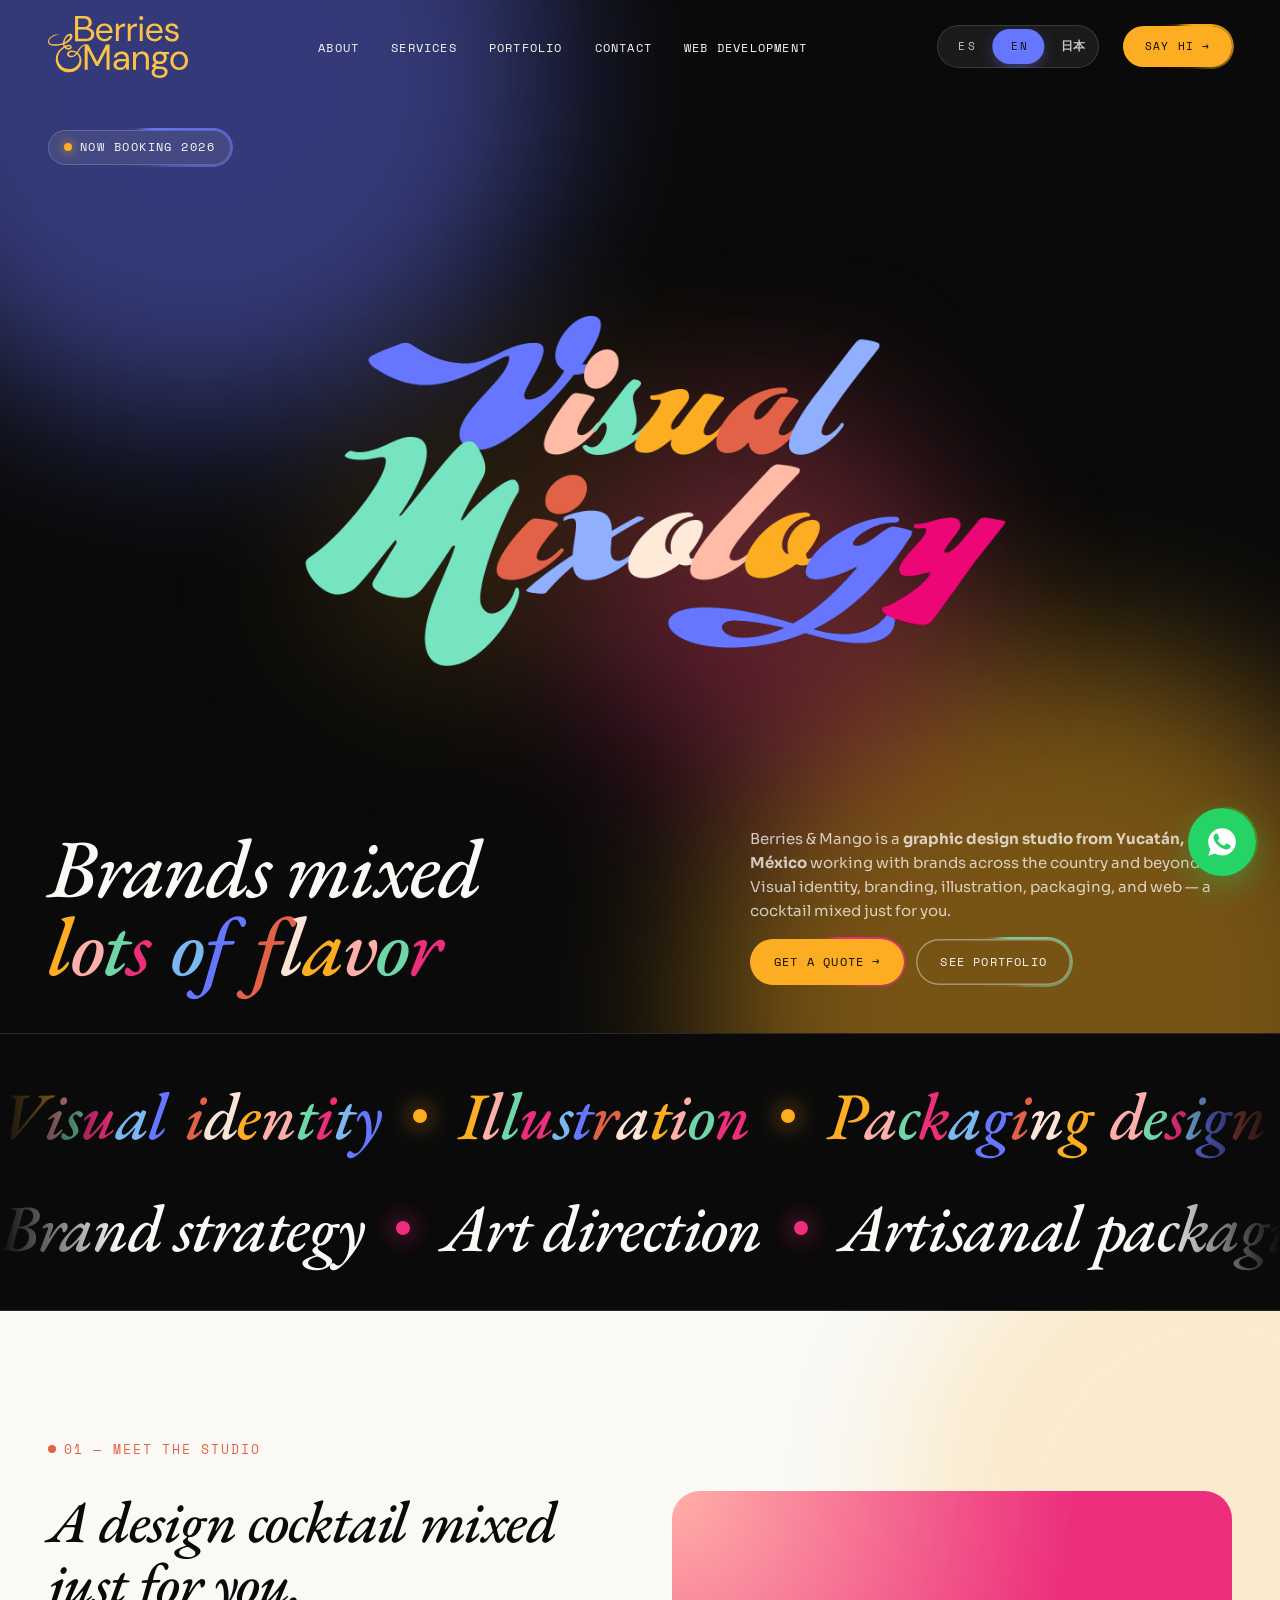
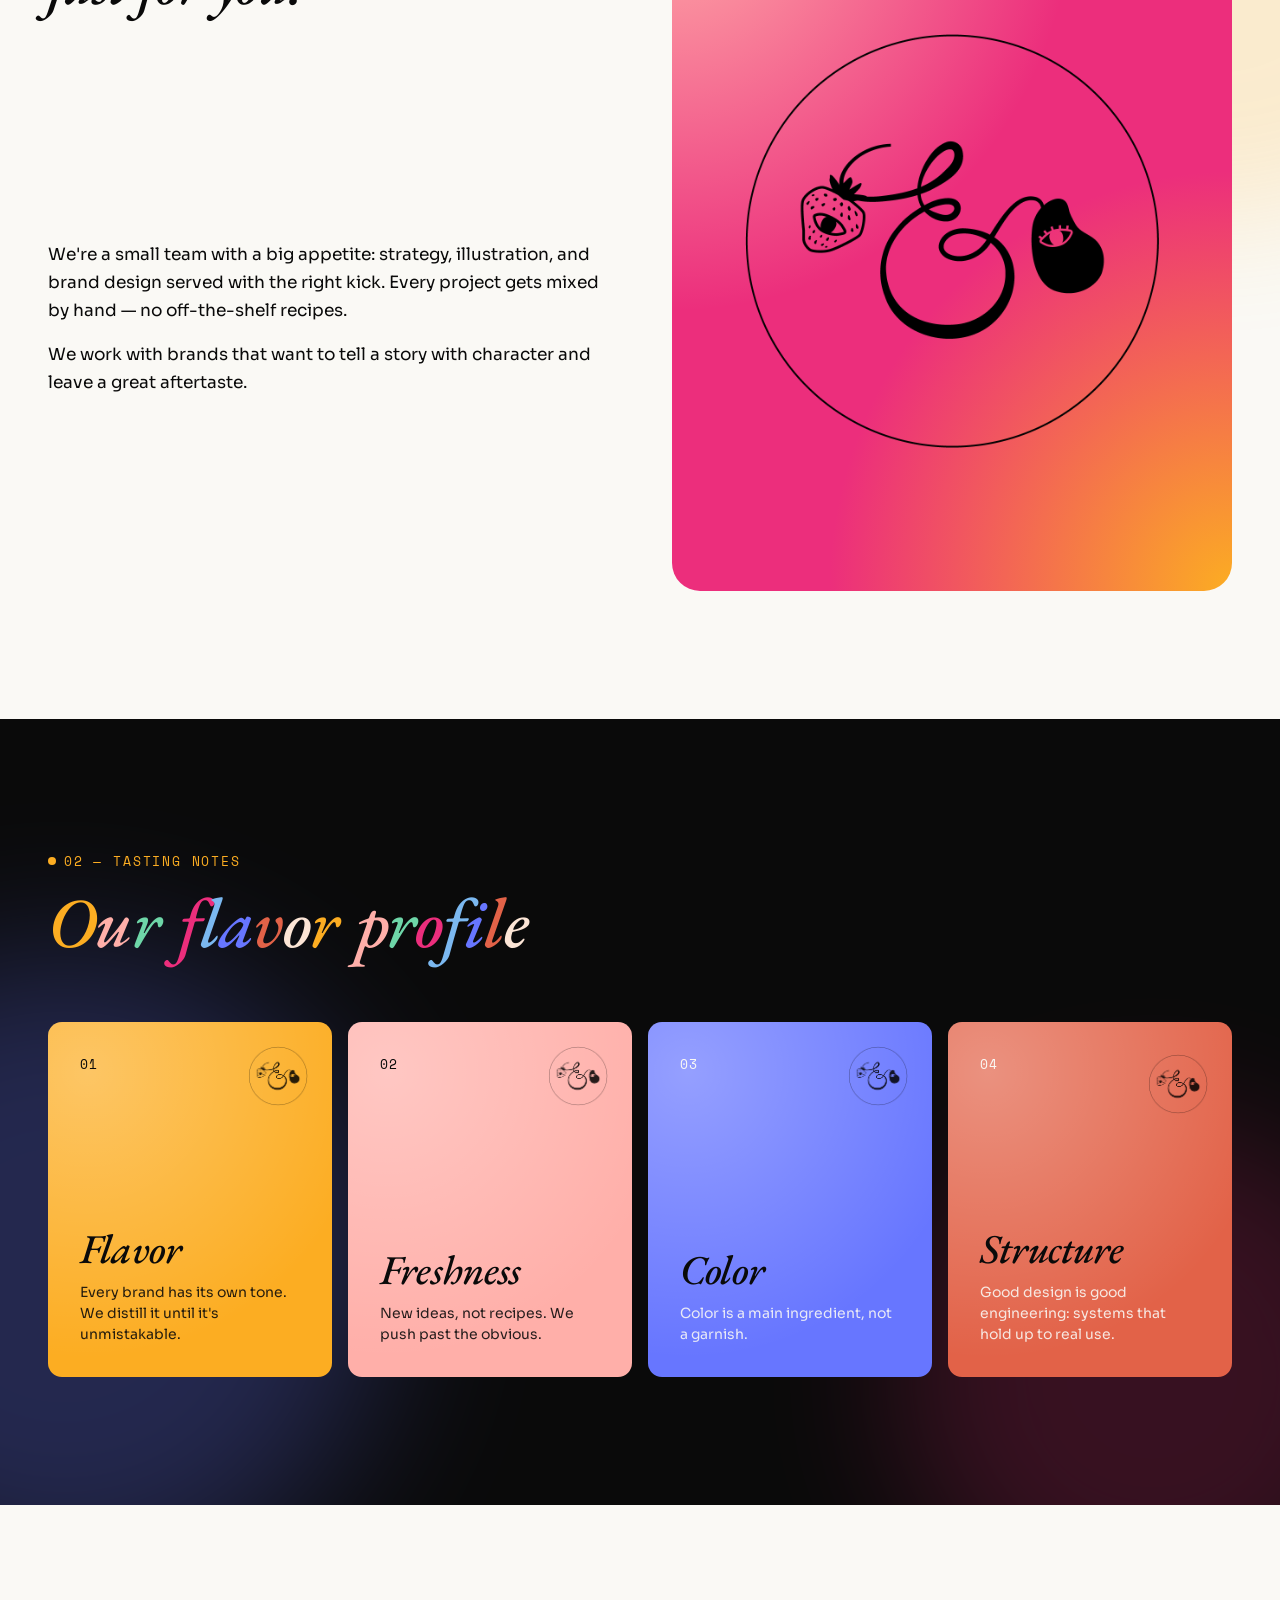
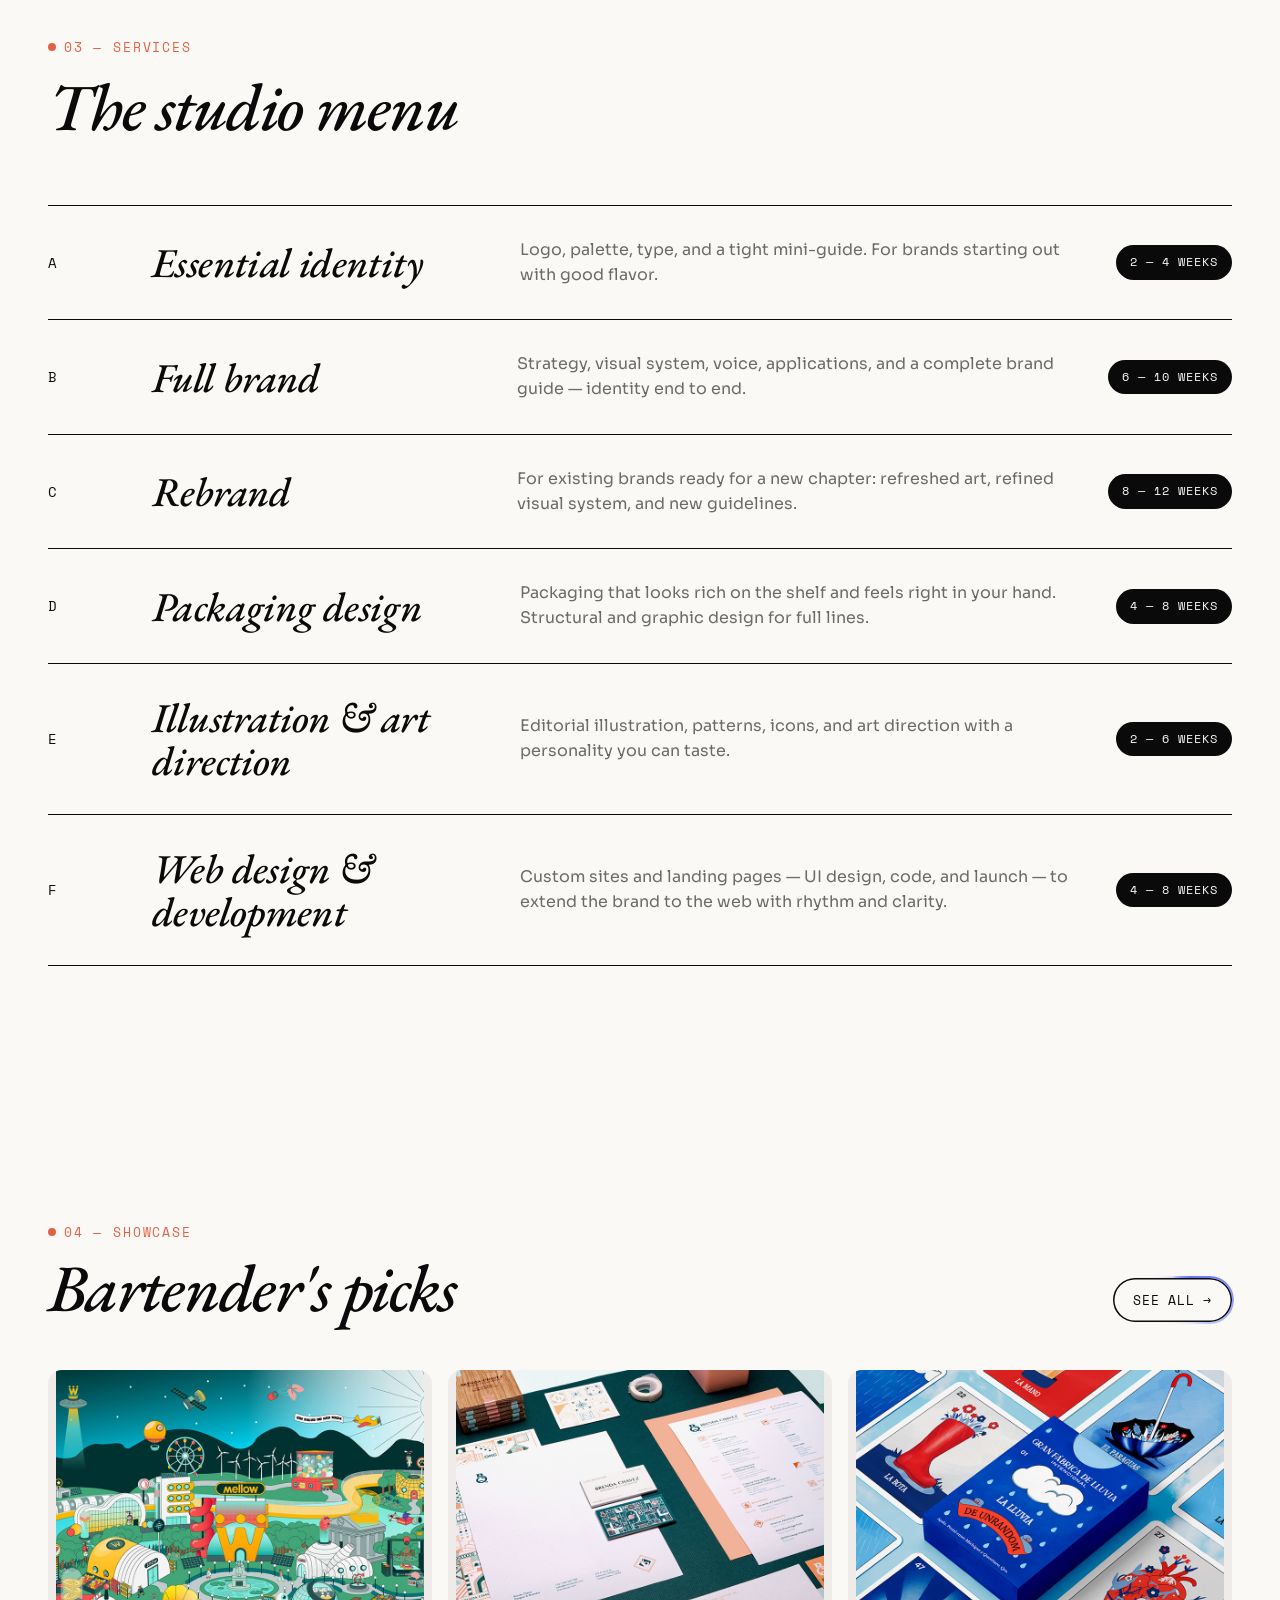
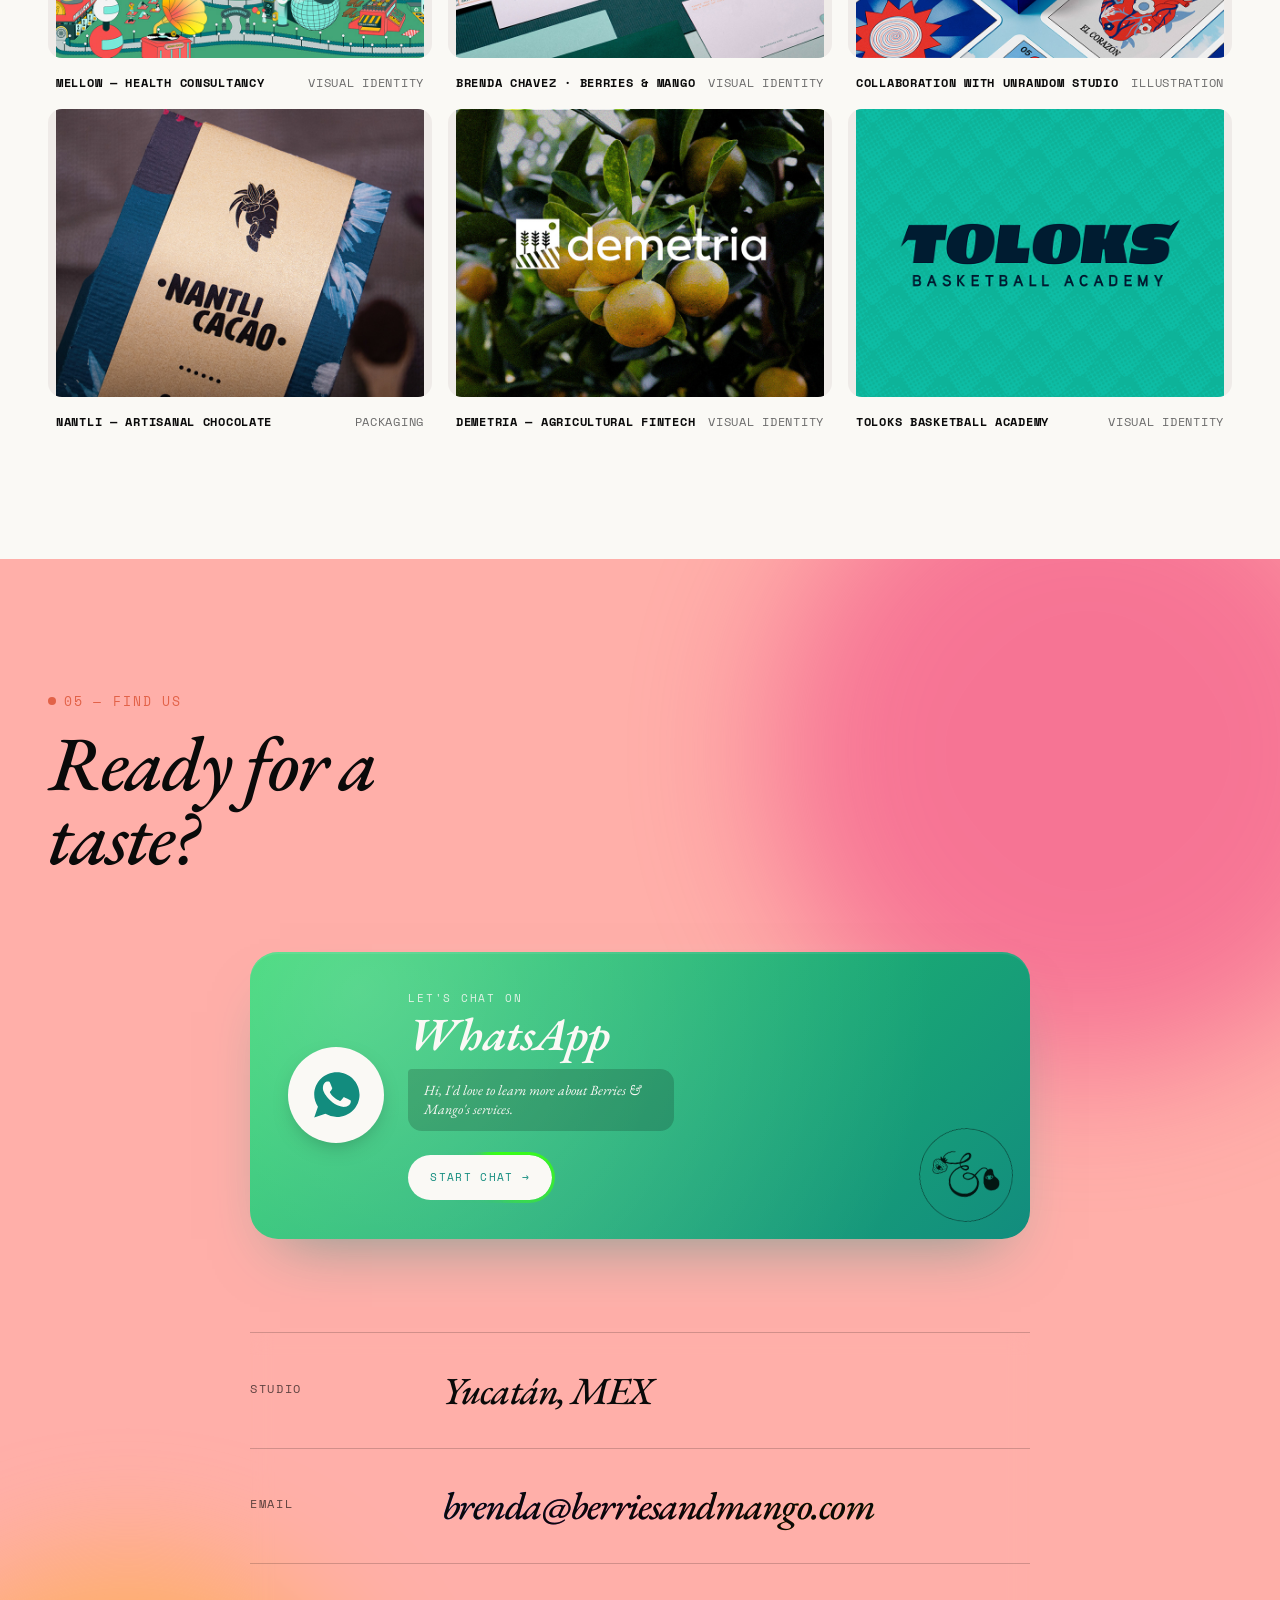
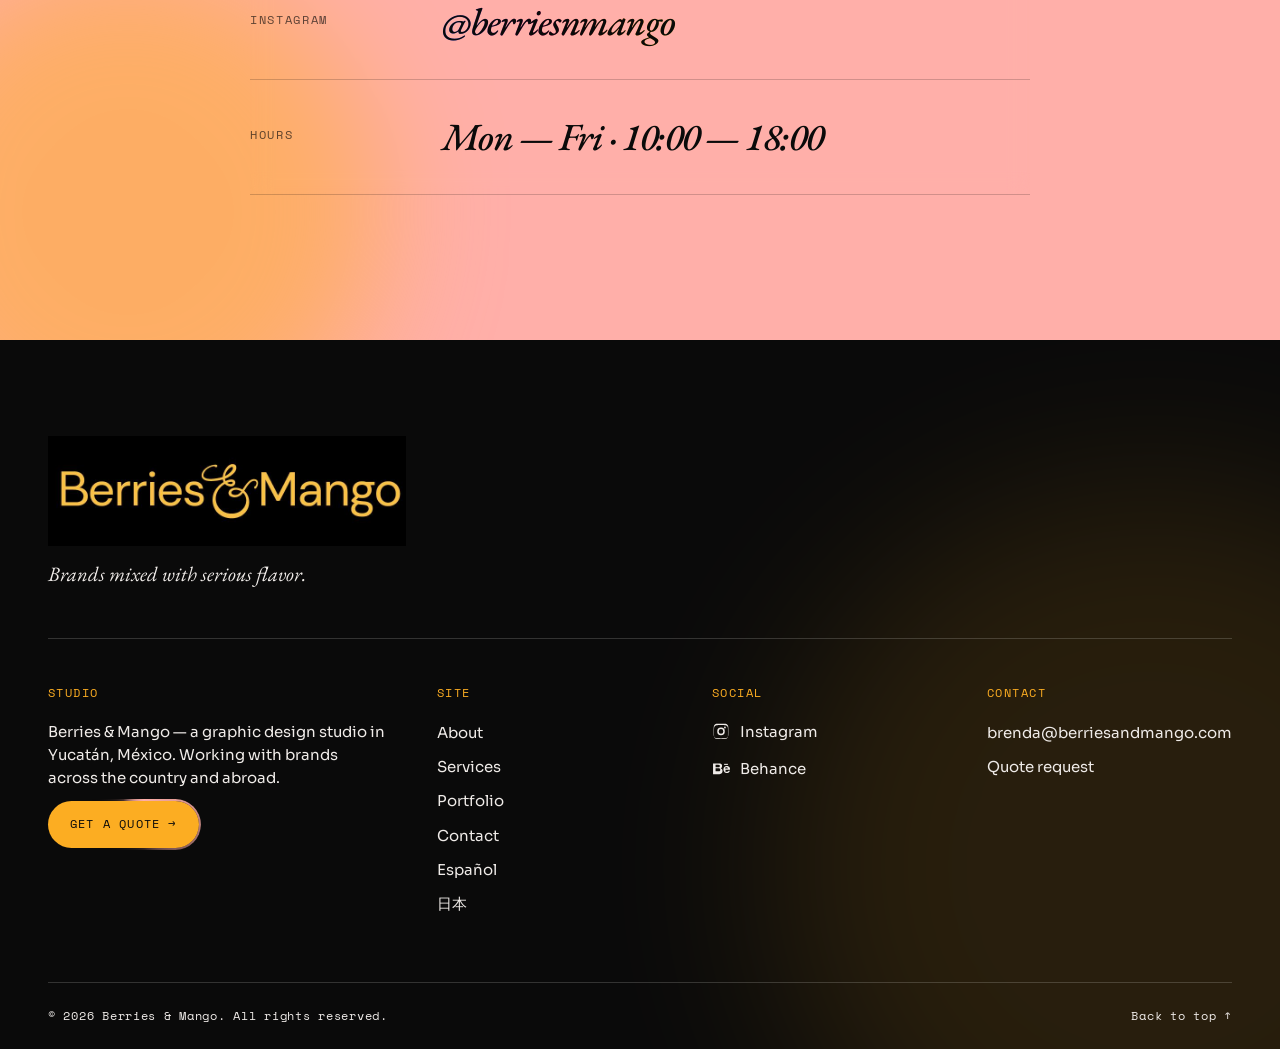
<file: en/index.html>
<!DOCTYPE html>
<html lang="en">
<head>
    <!-- Google tag (gtag.js) -->
    <script async src="https://www.googletagmanager.com/gtag/js?id=G-4Z7M8RE13K"></script>
    <script>
      window.dataLayer = window.dataLayer || [];
      function gtag(){dataLayer.push(arguments);}
      gtag('js', new Date());

      gtag('config', 'G-4Z7M8RE13K');

      // Key actions: WhatsApp, email and jumps to the web studio site
      document.addEventListener('click', function (e) {
        var t = e.target;
        var a = t.closest && t.closest('a[href]');
        var href = a ? a.href : '';
        if (/wa\.me\//.test(href)) {
          gtag('event', 'whatsapp_click', { link_url: href, link_text: (a.textContent || '').trim().slice(0, 60) });
        } else if (/^mailto:/.test(href)) {
          gtag('event', 'email_click', { link_url: href });
        } else if (location.hostname !== 'web.berriesandmango.com' &&
                   (/^https:\/\/web\.berriesandmango\.com/.test(href) || (t.closest && t.closest('[data-web-row]')))) {
          gtag('event', 'web_studio_click', { link_url: href || 'https://web.berriesandmango.com' });
        }
      }, true);
    </script>
    <meta charset="UTF-8">
    <meta name="viewport" content="width=device-width, initial-scale=1.0, viewport-fit=cover">

    <!-- Language detection: EN default here, ja or Asia/Tokyo → /jp/, es/pt → / -->
    <script>
    (function(){try{
        if(localStorage.getItem('bm-lang')==='en') return;
        var langs=(navigator.languages||[navigator.language||'en']).map(function(l){return (l||'').slice(0,2).toLowerCase()});
        var tz='';try{tz=Intl.DateTimeFormat().resolvedOptions().timeZone||'';}catch(e){}
        var inJapan = tz === 'Asia/Tokyo' || langs.some(function(l){return l==='ja';});
        if(inJapan) { location.replace('/jp/' + (location.hash||'')); return; }
        if(langs.some(function(l){return l==='es'||l==='pt'||l==='ca'||l==='gl';})) location.replace('/' + (location.hash||''));
    }catch(e){}})();
    </script>

    <!-- ============== PRIMARY SEO ============== -->
    <title>Berries &amp; Mango — Graphic Design Studio from Yucatán, México</title>
    <meta name="description" content="Graphic design studio from Yucatán, México. Branding, visual identity, packaging, illustration and web design for brands across Mexico and abroad.">
    <meta name="keywords" content="graphic design studio Mexico, branding studio Yucatán, Mexican design studio, packaging design Mexico, visual identity studio, illustration studio, web design Mexico, brand strategy, Berries and Mango, Brenda Chavez">
    <meta name="author" content="Berries &amp; Mango">
    <meta name="robots" content="index, follow, max-image-preview:large, max-snippet:-1">
    <meta name="googlebot" content="index, follow">
    <meta name="theme-color" content="#0a0a0a">
    <meta name="color-scheme" content="dark light">

    <link rel="canonical" href="https://berriesandmango.com/en/">
    <link rel="alternate" hreflang="en" href="https://berriesandmango.com/en/">
    <link rel="alternate" hreflang="es-MX" href="https://berriesandmango.com/">
    <link rel="alternate" hreflang="es" href="https://berriesandmango.com/">
    <link rel="alternate" hreflang="ja" href="https://berriesandmango.com/jp/">
    <link rel="alternate" hreflang="x-default" href="https://berriesandmango.com/">

    <meta name="geo.region" content="MX-YUC">
    <meta name="geo.placename" content="Mérida, Yucatán, México">
    <meta name="geo.position" content="20.9674;-89.5926">
    <meta name="ICBM" content="20.9674, -89.5926">

    <!-- ============== OPEN GRAPH ============== -->
    <meta property="og:type" content="website">
    <meta property="og:site_name" content="Berries &amp; Mango">
    <meta property="og:title" content="Berries &amp; Mango — Graphic Design Studio from Yucatán, México">
    <meta property="og:description" content="Visual identity, branding, packaging, illustration, and web design. A graphic design studio from Yucatán, México, working with brands across the country and abroad.">
    <meta property="og:url" content="https://berriesandmango.com/en/">
    <meta property="og:locale" content="en_US">
    <meta property="og:locale:alternate" content="es_MX">
    <meta property="og:image" content="https://berriesandmango.com/assets/images/hero-visual-mixology-clean.png">
    <meta property="og:image:width" content="2724">
    <meta property="og:image:height" content="1292">
    <meta property="og:image:alt" content="Visual Mixology — Berries &amp; Mango design studio">

    <!-- ============== TWITTER ============== -->
    <meta name="twitter:card" content="summary_large_image">
    <meta name="twitter:site" content="@berriesnmango">
    <meta name="twitter:creator" content="@berriesnmango">
    <meta name="twitter:title" content="Berries &amp; Mango — Graphic Design Studio from Yucatán, México">
    <meta name="twitter:description" content="Visual identity, branding, packaging, illustration, and web — served with serious flavor.">
    <meta name="twitter:image" content="https://berriesandmango.com/assets/images/hero-visual-mixology-clean.png">

    <!-- ============== ICONS / MANIFEST ============== -->
    <link rel="icon" type="image/png" sizes="192x192" href="/assets/images/favicon-192.png">
    <link rel="apple-touch-icon" href="/assets/images/favicon-192.png">
    <link rel="manifest" href="/site.webmanifest">
    <meta name="apple-mobile-web-app-title" content="Berries &amp; Mango">
    <meta name="application-name" content="Berries &amp; Mango">
    <meta name="format-detection" content="telephone=no">

    <!-- ============== PERFORMANCE ============== -->
    <link rel="preload" as="image" href="/assets/images/hero-visual-mixology-clean.png" fetchpriority="high">
    <link rel="preload" as="style" href="/styles.css">

    <link rel="stylesheet" href="/styles.css">

    <!-- ============== STRUCTURED DATA — Organization ============== -->
    <script type="application/ld+json">
    {
      "@context": "https://schema.org",
      "@type": "Organization",
      "@id": "https://berriesandmango.com/#organization",
      "name": "Berries & Mango",
      "alternateName": ["Berries and Mango", "B&M"],
      "url": "https://berriesandmango.com/en/",
      "logo": { "@type": "ImageObject", "url": "https://berriesandmango.com/assets/images/logo-symbol.png", "width": 512, "height": 512 },
      "image": "https://berriesandmango.com/assets/images/hero-visual-mixology-clean.png",
      "description": "Graphic design studio in Yucatán, México. Branding, visual identity, packaging, illustration, and web design for brands across Mexico and abroad.",
      "foundingDate": "2018",
      "founder": { "@type": "Person", "name": "Brenda Chavez" },
      "address": { "@type": "PostalAddress", "addressLocality": "Mérida", "addressRegion": "Yucatán", "addressCountry": "MX" },
      "areaServed": [
        { "@type": "Country", "name": "Mexico" },
        { "@type": "Country", "name": "United States" },
        { "@type": "Country", "name": "Spain" },
        { "@type": "AdministrativeArea", "name": "Latin America" }
      ],
      "knowsLanguage": ["es", "en"],
      "email": "brenda@berriesandmango.com",
      "sameAs": ["https://instagram.com/berriesnmango", "https://www.behance.net/berriesnmango"],
      "contactPoint": [{ "@type": "ContactPoint", "contactType": "sales", "availableLanguage": ["Spanish", "English"], "url": "https://wa.me/529993946353" }]
    }
    </script>

    <script type="application/ld+json">
    {
      "@context": "https://schema.org",
      "@type": "WebSite",
      "@id": "https://berriesandmango.com/en/#website",
      "url": "https://berriesandmango.com/en/",
      "name": "Berries & Mango",
      "description": "Graphic design studio in Yucatán, México — branding, visual identity, packaging, illustration and web design.",
      "inLanguage": "en",
      "publisher": { "@id": "https://berriesandmango.com/#organization" }
    }
    </script>

    <script type="application/ld+json">
    {
      "@context": "https://schema.org",
      "@type": "ProfessionalService",
      "@id": "https://berriesandmango.com/en/#service",
      "name": "Berries & Mango — Design Services",
      "image": "https://berriesandmango.com/assets/images/hero-visual-mixology-clean.png",
      "url": "https://berriesandmango.com/en/#services",
      "telephone": "+52-999-394-6353",
      "priceRange": "$$",
      "address": { "@type": "PostalAddress", "addressLocality": "Mérida", "addressRegion": "Yucatán", "addressCountry": "MX" },
      "geo": { "@type": "GeoCoordinates", "latitude": 20.9674, "longitude": -89.5926 },
      "serviceArea": { "@type": "GeoCircle", "geoMidpoint": { "@type": "GeoCoordinates", "latitude": 23.6345, "longitude": -102.5528 }, "geoRadius": "2000000" },
      "areaServed": [
        { "@type": "Country", "name": "Mexico" },
        { "@type": "Country", "name": "United States" },
        { "@type": "Country", "name": "Spain" }
      ],
      "hasOfferCatalog": {
        "@type": "OfferCatalog",
        "name": "Studio menu",
        "itemListElement": [
          { "@type": "Offer", "itemOffered": { "@type": "Service", "name": "Essential identity", "description": "Logo, palette, type, and a tight mini-guide for brands just getting started." } },
          { "@type": "Offer", "itemOffered": { "@type": "Service", "name": "Full brand", "description": "Strategy, visual system, voice, applications, and a complete brand guide." } },
          { "@type": "Offer", "itemOffered": { "@type": "Service", "name": "Rebrand", "description": "For existing brands ready for a new chapter — refreshed art, refined system, new guides." } },
          { "@type": "Offer", "itemOffered": { "@type": "Service", "name": "Packaging design", "description": "Structural and graphic packaging for a whole product line." } },
          { "@type": "Offer", "itemOffered": { "@type": "Service", "name": "Illustration & art direction", "description": "Editorial illustration, patterns, icons, and art direction with personality." } },
          { "@type": "Offer", "itemOffered": { "@type": "Service", "name": "Web design & development", "description": "Custom sites and landing pages — UI design, code, and launch — to extend the brand to the web." } }
        ]
      }
    }
    </script>
</head>
<body class="page">

    <!-- ============== LOADER ============== -->
    <div class="loader" data-loader>
        <div class="loader__inner">
            <div class="loader__mark" data-color-mix="violet,mint,mango">B&amp;M</div>
            <div class="loader__bar"><div class="loader__bar-fill" data-loader-bar></div></div>
            <span class="loader__progress" data-loader-progress>0%</span>
        </div>
    </div>

    <div class="page__wrap">

        <!-- ============== HEADER ============== -->
        <header class="header" data-header>
            <div class="header__inner">
                <a class="header__logo" href="/en/" aria-label="Berries &amp; Mango — Home">
                    <img class="header__logo-mark" src="/assets/images/logo.svg" alt="Berries &amp; Mango">
                </a>

                <nav class="header__nav" aria-label="Main navigation">
                    <ul class="header__nav-list">
                        <li class="header__nav-item"><a class="header__nav-link" href="#about">About</a></li>
                        <li class="header__nav-item"><a class="header__nav-link" href="#services">Services</a></li>
                        <li class="header__nav-item"><a class="header__nav-link" href="/en/portfolio.html">Portfolio</a></li>
                        <li class="header__nav-item"><a class="header__nav-link" href="#contact">Contact</a></li>
                        <li class="header__nav-item"><a class="header__nav-link" href="https://web.berriesandmango.com" target="_blank" rel="noopener noreferrer">Web Development</a></li>
                    </ul>
                </nav>

                <div class="header__lang" data-lang-slot>
                    <div class="lang" style="--lang-count: 3; --lang-pos: 1;" data-active="en" role="group" aria-label="Switch language">
                        <a class="lang__opt" href="/" data-lang-switch="es" aria-label="Cambiar a Español">ES</a>
                        <a class="lang__opt is-active" href="/en/" data-lang-switch="en" aria-current="true">EN</a>
                        <a class="lang__opt lang__opt--ja" href="/jp/" data-lang-switch="ja" aria-label="日本語に切替">日本</a>
                    </div>
                </div>

                <a class="header__cta glow glow--mango" href="https://wa.me/529993946353?text=Hi%2C%20I'd%20love%20to%20learn%20more%20about%20Berries%20%26%20Mango's%20services." target="_blank" rel="noopener noreferrer" data-magnetic="0.25">
                    <span>Say hi</span>
                    <span aria-hidden="true">→</span>
                </a>

                <button class="header__burger glow glow--mango" type="button" aria-label="Open menu" data-burger>
                    <span class="header__burger-line"></span>
                    <span class="header__burger-line"></span>
                </button>
            </div>
        </header>

        <main class="page__main" id="top">

            <!-- ============== HERO ============== -->
            <section class="hero" id="hero">
                <div class="hero__bg" aria-hidden="true">
                    <div class="hero__bg-blob hero__bg-blob--1"></div>
                    <div class="hero__bg-blob hero__bg-blob--2"></div>
                    <div class="hero__bg-blob hero__bg-blob--3"></div>
                </div>

                <div class="hero__inner">
                    <a class="hero__eyebrow hero__eyebrow--link glow glow--violet" style="--glow-delay:.15s"
                       href="https://wa.me/529993946353?text=Hi%2C%20I'd%20love%20to%20book%20a%20call%20to%20chat%20about%20my%20project."
                       target="_blank" rel="noopener noreferrer">
                        Now booking 2026
                    </a>

                    <div class="hero__art">
                        <img class="hero__art-img" src="/assets/images/hero-visual-mixology-clean.png" alt="Visual Mixology — Berries &amp; Mango" width="2724" height="1292" fetchpriority="high" decoding="async">
                    </div>

                    <div class="hero__copy">
                        <h1 class="hero__heading" data-wave>
                            <span class="hero__heading-line">Brands mixed</span>
                            <span class="hero__heading-line hero__heading-line--mix" data-color-mix>lots of flavor</span>
                        </h1>

                        <div class="hero__body">
                            <p class="hero__lede">
                                Berries &amp; Mango is a <strong>graphic design studio from Yucatán, México</strong>
                                working with brands across the country and beyond. Visual identity, branding,
                                illustration, packaging, and web — a cocktail mixed just for you.
                            </p>

                            <div class="hero__actions">
                                <a class="hero__cta hero__cta--primary glow glow--pink" style="--glow-delay:.4s" href="https://wa.me/529993946353?text=Hi%2C%20I'd%20like%20a%20quote%20for%20a%20design%20project." data-magnetic="0.3">
                                    <span>Get a quote</span>
                                    <span class="hero__cta-arrow" aria-hidden="true">→</span>
                                </a>
                                <a class="hero__cta hero__cta--ghost glow glow--mint" style="--glow-delay:.9s" href="/en/portfolio.html" data-magnetic="0.2">
                                    <span>See portfolio</span>
                                </a>
                            </div>
                        </div>
                    </div>
                </div>
            </section>

            <!-- ============== MARQUEE ============== -->
            <section class="marquee" aria-label="Services">
                <div class="marquee__row">
                    <div class="marquee__track" data-marquee>
                        <div class="marquee__group">
                            <span class="marquee__item" data-color-mix>Visual identity</span>
                            <span class="marquee__dot" aria-hidden="true"></span>
                            <span class="marquee__item" data-color-mix>Illustration</span>
                            <span class="marquee__dot" aria-hidden="true"></span>
                            <span class="marquee__item" data-color-mix>Packaging design</span>
                            <span class="marquee__dot" aria-hidden="true"></span>
                            <span class="marquee__item" data-color-mix>Web design</span>
                            <span class="marquee__dot" aria-hidden="true"></span>
                            <span class="marquee__item" data-color-mix>Brand design</span>
                            <span class="marquee__dot" aria-hidden="true"></span>
                            <span class="marquee__item" data-color-mix>Graphic design</span>
                            <span class="marquee__dot" aria-hidden="true"></span>
                            <span class="marquee__item" data-color-mix>Icon design</span>
                            <span class="marquee__dot" aria-hidden="true"></span>
                            <span class="marquee__item" data-color-mix>Brands with flavor</span>
                            <span class="marquee__dot" aria-hidden="true"></span>
                            <span class="marquee__item" data-color-mix>Patterns</span>
                            <span class="marquee__dot" aria-hidden="true"></span>
                            <span class="marquee__item" data-color-mix>Strategy</span>
                            <span class="marquee__dot" aria-hidden="true"></span>
                            <span class="marquee__item" data-color-mix>Brand guidelines</span>
                            <span class="marquee__dot" aria-hidden="true"></span>
                        </div>
                        <div class="marquee__group" aria-hidden="true">
                            <span class="marquee__item" data-color-mix>Visual identity</span>
                            <span class="marquee__dot"></span>
                            <span class="marquee__item" data-color-mix>Illustration</span>
                            <span class="marquee__dot"></span>
                            <span class="marquee__item" data-color-mix>Packaging design</span>
                            <span class="marquee__dot"></span>
                            <span class="marquee__item" data-color-mix>Web design</span>
                            <span class="marquee__dot"></span>
                            <span class="marquee__item" data-color-mix>Brand design</span>
                            <span class="marquee__dot"></span>
                            <span class="marquee__item" data-color-mix>Graphic design</span>
                            <span class="marquee__dot"></span>
                            <span class="marquee__item" data-color-mix>Icon design</span>
                            <span class="marquee__dot"></span>
                            <span class="marquee__item" data-color-mix>Brands with flavor</span>
                            <span class="marquee__dot"></span>
                            <span class="marquee__item" data-color-mix>Patterns</span>
                            <span class="marquee__dot"></span>
                            <span class="marquee__item" data-color-mix>Strategy</span>
                            <span class="marquee__dot"></span>
                            <span class="marquee__item" data-color-mix>Brand guidelines</span>
                            <span class="marquee__dot"></span>
                        </div>
                    </div>
                </div>

                <div class="marquee__row marquee__row--reverse">
                    <div class="marquee__track">
                        <div class="marquee__group">
                            <span class="marquee__item">Brand strategy</span>
                            <span class="marquee__dot" aria-hidden="true"></span>
                            <span class="marquee__item">Art direction</span>
                            <span class="marquee__dot" aria-hidden="true"></span>
                            <span class="marquee__item">Artisanal packaging</span>
                            <span class="marquee__dot" aria-hidden="true"></span>
                            <span class="marquee__item">Custom websites</span>
                            <span class="marquee__dot" aria-hidden="true"></span>
                            <span class="marquee__item">Logo design</span>
                            <span class="marquee__dot" aria-hidden="true"></span>
                            <span class="marquee__item">Visual Mixology</span>
                            <span class="marquee__dot" aria-hidden="true"></span>
                            <span class="marquee__item">Mexican design studio</span>
                            <span class="marquee__dot" aria-hidden="true"></span>
                            <span class="marquee__item">Brand identity</span>
                            <span class="marquee__dot" aria-hidden="true"></span>
                            <span class="marquee__item">Visual system</span>
                            <span class="marquee__dot" aria-hidden="true"></span>
                            <span class="marquee__item">Made in Yucatán</span>
                            <span class="marquee__dot" aria-hidden="true"></span>
                        </div>
                        <div class="marquee__group" aria-hidden="true">
                            <span class="marquee__item">Brand strategy</span>
                            <span class="marquee__dot"></span>
                            <span class="marquee__item">Art direction</span>
                            <span class="marquee__dot"></span>
                            <span class="marquee__item">Artisanal packaging</span>
                            <span class="marquee__dot"></span>
                            <span class="marquee__item">Custom websites</span>
                            <span class="marquee__dot"></span>
                            <span class="marquee__item">Logo design</span>
                            <span class="marquee__dot"></span>
                            <span class="marquee__item">Visual Mixology</span>
                            <span class="marquee__dot"></span>
                            <span class="marquee__item">Mexican design studio</span>
                            <span class="marquee__dot"></span>
                            <span class="marquee__item">Brand identity</span>
                            <span class="marquee__dot"></span>
                            <span class="marquee__item">Visual system</span>
                            <span class="marquee__dot"></span>
                            <span class="marquee__item">Made in Yucatán</span>
                            <span class="marquee__dot"></span>
                        </div>
                    </div>
                </div>
            </section>

            <!-- ============== ABOUT ============== -->
            <section class="conoce" id="about">
                <div class="conoce__inner">
                    <p class="conoce__eyebrow">01 — Meet the studio</p>
                    <h2 class="conoce__heading">
                        A <em>design cocktail</em> mixed<br>
                        just for you.
                    </h2>
                    <div class="conoce__body">
                        <p class="conoce__text">
                            We're a small team with a big appetite: strategy, illustration, and brand
                            design served with the right kick. Every project gets mixed by hand —
                            no off-the-shelf recipes.
                        </p>
                        <p class="conoce__text">
                            We work with brands that want to tell a story with character and
                            leave a great aftertaste.
                        </p>
                    </div>
                    <div class="conoce__media">
                        <img class="conoce__symbol" src="/assets/images/logo-symbol.png" alt="Berries &amp; Mango symbol">

                        <div class="conoce__sticker conoce__sticker--berry" aria-hidden="true">
                            <img src="/assets/images/logo-symbol.png" alt="">
                        </div>
                        <div class="conoce__sticker conoce__sticker--spark" aria-hidden="true">
                            <img src="/assets/images/logo-symbol.png" alt="">
                        </div>
                    </div>
                </div>
            </section>

            <!-- ============== PROPIEDADES (Tasting notes) ============== -->
            <section class="propiedades" id="tasting-notes">
                <div class="propiedades__inner">
                    <p class="propiedades__eyebrow">02 — Tasting notes</p>
                    <h2 class="propiedades__heading" data-color-mix>Our flavor profile</h2>

                    <ul class="propiedades__grid">
                        <li class="propiedades__item propiedades__item--mango">
                            <span class="propiedades__index">01</span>
                            <div class="propiedades__sticker" aria-hidden="true">
                                <img src="/assets/images/logo-symbol.png" alt="" style="width:100%;height:100%">
                            </div>
                            <h3 class="propiedades__item-title">Flavor</h3>
                            <p class="propiedades__item-text">
                                Every brand has its own tone. We distill it until it's unmistakable.
                            </p>
                        </li>
                        <li class="propiedades__item propiedades__item--coral">
                            <span class="propiedades__index">02</span>
                            <div class="propiedades__sticker" aria-hidden="true">
                                <img src="/assets/images/logo-symbol.png" alt="" style="width:100%;height:100%">
                            </div>
                            <h3 class="propiedades__item-title">Freshness</h3>
                            <p class="propiedades__item-text">
                                New ideas, not recipes. We push past the obvious.
                            </p>
                        </li>
                        <li class="propiedades__item propiedades__item--violet">
                            <span class="propiedades__index">03</span>
                            <div class="propiedades__sticker" aria-hidden="true">
                                <img src="/assets/images/logo-symbol.png" alt="" style="width:100%;height:100%">
                            </div>
                            <h3 class="propiedades__item-title">Color</h3>
                            <p class="propiedades__item-text">
                                Color is a main ingredient, not a garnish.
                            </p>
                        </li>
                        <li class="propiedades__item propiedades__item--rust">
                            <span class="propiedades__index">04</span>
                            <div class="propiedades__sticker" aria-hidden="true">
                                <img src="/assets/images/logo-symbol.png" alt="" style="width:100%;height:auto;transform:translateY(8px)">
                            </div>
                            <h3 class="propiedades__item-title">Structure</h3>
                            <p class="propiedades__item-text">
                                Good design is good engineering: systems that hold up to real use.
                            </p>
                        </li>
                    </ul>
                </div>
            </section>

            <!-- ============== SERVICES ============== -->
            <section class="presentaciones" id="services">
                <div class="presentaciones__inner">
                    <p class="presentaciones__eyebrow">03 — Services</p>
                    <h2 class="presentaciones__heading">The studio menu</h2>

                    <ol class="presentaciones__list">
                        <li class="presentaciones__row">
                            <span class="presentaciones__num">A</span>
                            <h3 class="presentaciones__row-title">Essential identity</h3>
                            <p class="presentaciones__row-desc">
                                Logo, palette, type, and a tight mini-guide. For brands starting out with good flavor.
                            </p>
                            <span class="presentaciones__row-tag">2 — 4 weeks</span>
                        </li>
                        <li class="presentaciones__row">
                            <span class="presentaciones__num">B</span>
                            <h3 class="presentaciones__row-title">Full brand</h3>
                            <p class="presentaciones__row-desc">
                                Strategy, visual system, voice, applications, and a complete brand guide — identity end to end.
                            </p>
                            <span class="presentaciones__row-tag">6 — 10 weeks</span>
                        </li>
                        <li class="presentaciones__row">
                            <span class="presentaciones__num">C</span>
                            <h3 class="presentaciones__row-title">Rebrand</h3>
                            <p class="presentaciones__row-desc">
                                For existing brands ready for a new chapter: refreshed art, refined visual system, and new guidelines.
                            </p>
                            <span class="presentaciones__row-tag">8 — 12 weeks</span>
                        </li>
                        <li class="presentaciones__row">
                            <span class="presentaciones__num">D</span>
                            <h3 class="presentaciones__row-title">Packaging design</h3>
                            <p class="presentaciones__row-desc">
                                Packaging that looks rich on the shelf and feels right in your hand. Structural and graphic design for full lines.
                            </p>
                            <span class="presentaciones__row-tag">4 — 8 weeks</span>
                        </li>
                        <li class="presentaciones__row">
                            <span class="presentaciones__num">E</span>
                            <h3 class="presentaciones__row-title">Illustration &amp; art direction</h3>
                            <p class="presentaciones__row-desc">
                                Editorial illustration, patterns, icons, and art direction with a personality you can taste.
                            </p>
                            <span class="presentaciones__row-tag">2 — 6 weeks</span>
                        </li>
                        <li class="presentaciones__row presentaciones__row--web" data-web-row>
                            <span class="presentaciones__num">F</span>
                            <h3 class="presentaciones__row-title">Web design &amp; development</h3>
                            <p class="presentaciones__row-desc">
                                Custom sites and landing pages — UI design, code, and launch — to extend the brand to the web with rhythm and clarity.
                            </p>
                            <span class="presentaciones__row-tag">4 — 8 weeks</span>
                            <a class="presentaciones__web" href="https://web.berriesandmango.com" target="_blank" rel="noopener noreferrer">
                                <img class="presentaciones__web-thumb" src="/assets/images/web-studio-preview.webp" alt="" width="480" height="270" loading="lazy" decoding="async">
                                <span class="presentaciones__web-text">
                                    <span class="presentaciones__web-label">Our web studio</span>
                                    <span class="presentaciones__web-url">web.berriesandmango.com</span>
                                </span>
                                <span class="presentaciones__web-cta">Visit <span aria-hidden="true">→</span></span>
                            </a>
                        </li>
                    </ol>
                </div>
            </section>

            <!-- ============== SHOWCASE ============== -->
            <section class="showcase" id="showcase">
                <div class="showcase__inner">
                    <header class="showcase__head">
                        <p class="showcase__eyebrow">04 — Showcase</p>
                        <h2 class="showcase__heading">Bartender's picks</h2>
                        <a class="showcase__all glow glow--violet" style="--glow-delay:.2s" href="/en/portfolio.html" data-magnetic="0.2">See all →</a>
                    </header>

                    <ul class="showcase__grid" data-showcase>
                        <!-- Populated by scripts/showcase.js -->
                    </ul>
                </div>
            </section>

            <!-- ============== CONTACT ============== -->
            <section class="encuentra" id="contact">
                <div class="encuentra__inner">
                    <p class="encuentra__eyebrow">05 — Find us</p>
                    <h2 class="encuentra__heading">
                        Ready for a <em>taste</em>?
                    </h2>

                    <div class="encuentra__grid">

                        <a class="encuentra__whatsapp"
                           href="https://wa.me/529993946353?text=Hi%2C%20I'd%20love%20to%20learn%20more%20about%20Berries%20%26%20Mango's%20services."
                           target="_blank"
                           rel="noopener noreferrer"
                           data-magnetic="0.12">
                            <div class="encuentra__whatsapp-icon" aria-hidden="true">
                                <svg viewBox="0 0 32 32" fill="currentColor">
                                    <path d="M16.02 3C8.84 3 3 8.73 3 15.8c0 2.5.74 4.93 2.14 7L3 29l6.4-2.08a13.1 13.1 0 0 0 6.62 1.78h.01c7.18 0 13.02-5.73 13.02-12.8C29.05 8.73 23.2 3 16.02 3Zm7.58 18.08c-.32.9-1.88 1.72-2.6 1.83-.67.1-1.52.14-2.46-.16-.57-.18-1.3-.42-2.24-.82-3.95-1.67-6.52-5.58-6.72-5.85-.2-.27-1.6-2.12-1.6-4.05 0-1.93 1-2.88 1.36-3.27.36-.39.8-.48 1.06-.48.27 0 .53 0 .77.01.25.01.58-.1.91.7.32.77 1.08 2.67 1.18 2.86.1.2.16.43.03.7-.13.27-.2.43-.4.66-.2.23-.42.52-.6.7-.2.2-.4.42-.17.82.23.39 1.03 1.67 2.2 2.7 1.5 1.32 2.77 1.73 3.16 1.93.4.2.63.16.87-.1.23-.27 1-1.16 1.27-1.56.27-.39.53-.33.9-.2.36.13 2.3 1.07 2.7 1.27.4.2.67.3.77.46.1.16.1.92-.22 1.82Z"/>
                                </svg>
                            </div>
                            <div class="encuentra__whatsapp-body">
                                <span class="encuentra__whatsapp-label">Let's chat on</span>
                                <span class="encuentra__whatsapp-brand">WhatsApp</span>
                                <span class="encuentra__whatsapp-preview">Hi, I'd love to learn more about Berries &amp; Mango's services.</span>
                            </div>
                            <span class="encuentra__whatsapp-cta glow" style="--glow:#39ff14; --glow-thickness:3px; --glow-delay:.5s">
                                <span>Start chat</span>
                                <span class="encuentra__whatsapp-cta-arrow" aria-hidden="true">→</span>
                            </span>
                            <div class="encuentra__whatsapp-sticker" aria-hidden="true">
                                <img src="/assets/images/logo-symbol.png" alt="">
                            </div>
                        </a>

                        <dl class="encuentra__list">
                            <div class="encuentra__list-row">
                                <dt class="encuentra__list-key">Studio</dt>
                                <dd class="encuentra__list-val">Yucatán, MEX</dd>
                            </div>
                            <div class="encuentra__list-row">
                                <dt class="encuentra__list-key">Email</dt>
                                <dd class="encuentra__list-val">
                                    <a href="mailto:brenda@berriesandmango.com">brenda@berriesandmango.com</a>
                                </dd>
                            </div>
                            <div class="encuentra__list-row">
                                <dt class="encuentra__list-key">Instagram</dt>
                                <dd class="encuentra__list-val">
                                    <a href="https://instagram.com/berriesnmango" target="_blank" rel="noopener">@berriesnmango</a>
                                </dd>
                            </div>
                            <div class="encuentra__list-row">
                                <dt class="encuentra__list-key">Hours</dt>
                                <dd class="encuentra__list-val">Mon — Fri · 10:00 — 18:00</dd>
                            </div>
                        </dl>

                    </div>
                </div>
            </section>

        </main>

        <!-- ============== FOOTER ============== -->
        <footer class="footer">
            <div class="footer__hero">
                <img class="footer__logo" src="/assets/images/logo-wordmark.png" alt="Berries &amp; Mango">
                <p class="footer__tagline">Brands mixed with serious flavor.</p>
            </div>

            <div class="footer__inner">
                <div class="footer__col footer__col--brand">
                    <h4 class="footer__col-title">Studio</h4>
                    <p class="footer__link">Berries &amp; Mango — a graphic design studio in Yucatán, México. Working with brands across the country and abroad.</p>
                    <a class="footer__cta glow glow--coral" style="--glow-delay:.3s" href="https://wa.me/529993946353?text=Hi%2C%20I'd%20like%20a%20quote%20for%20a%20design%20project." data-magnetic="0.25">Get a quote →</a>
                </div>

                <div class="footer__col">
                    <h4 class="footer__col-title">Site</h4>
                    <ul class="footer__list">
                        <li><a class="footer__link" href="#about">About</a></li>
                        <li><a class="footer__link" href="#services">Services</a></li>
                        <li><a class="footer__link" href="/en/portfolio.html">Portfolio</a></li>
                        <li><a class="footer__link" href="#contact">Contact</a></li>
                        <li><a class="footer__link" href="/" data-lang-switch="es">Español</a></li>
                        <li><a class="footer__link" href="/jp/" data-lang-switch="ja">日本</a></li>
                    </ul>
                </div>

                <div class="footer__col">
                    <h4 class="footer__col-title">Social</h4>
                    <ul class="footer__list">
                        <li>
                            <a class="footer__link footer__link--social" href="https://instagram.com/berriesnmango" target="_blank" rel="noopener" aria-label="Instagram">
                                <svg viewBox="0 0 24 24" class="footer__icon" aria-hidden="true"><path d="M12 2.2c3.2 0 3.6 0 4.85.07 1.17.05 1.8.25 2.23.41.56.22.96.48 1.38.9.42.42.68.82.9 1.38.16.42.36 1.06.41 2.23.06 1.27.07 1.65.07 4.85s0 3.58-.07 4.85c-.05 1.17-.25 1.8-.41 2.23-.22.56-.48.96-.9 1.38-.42.42-.82.68-1.38.9-.42.16-1.06.36-2.23.41-1.27.06-1.65.07-4.85.07s-3.58 0-4.85-.07c-1.17-.05-1.8-.25-2.23-.41a3.7 3.7 0 0 1-1.38-.9 3.7 3.7 0 0 1-.9-1.38c-.16-.42-.36-1.06-.41-2.23C2.2 15.58 2.2 15.2 2.2 12s0-3.58.07-4.85c.05-1.17.25-1.8.41-2.23.22-.56.48-.96.9-1.38.42-.42.82-.68 1.38-.9.42-.16 1.06-.36 2.23-.41C8.42 2.2 8.8 2.2 12 2.2Zm0 1.95c-3.15 0-3.5 0-4.74.06-1.07.05-1.65.23-2.04.38-.51.2-.88.44-1.27.83-.39.39-.63.76-.83 1.27-.15.39-.33.97-.38 2.04-.06 1.24-.06 1.6-.06 4.74s0 3.5.06 4.74c.05 1.07.23 1.65.38 2.04.2.51.44.88.83 1.27.39.39.76.63 1.27.83.39.15.97.33 2.04.38 1.24.06 1.6.06 4.74.06s3.5 0 4.74-.06c1.07-.05 1.65-.23 2.04-.38.51-.2.88-.44 1.27-.83.39-.39.63-.76.83-1.27.15-.39.33-.97.38-2.04.06-1.24.06-1.6.06-4.74s0-3.5-.06-4.74c-.05-1.07-.23-1.65-.38-2.04a3.4 3.4 0 0 0-.83-1.27 3.4 3.4 0 0 0-1.27-.83c-.39-.15-.97-.33-2.04-.38-1.24-.06-1.6-.06-4.74-.06Zm0 3.32a5.03 5.03 0 1 1 0 10.06 5.03 5.03 0 0 1 0-10.06Zm0 1.95a3.08 3.08 0 1 0 0 6.16 3.08 3.08 0 0 0 0-6.16Zm5.25-3.27a1.18 1.18 0 1 1 0 2.36 1.18 1.18 0 0 1 0-2.36Z" fill="currentColor"/></svg>
                                Instagram
                            </a>
                        </li>
                        <li>
                            <a class="footer__link footer__link--social" href="https://www.behance.net/berriesnmango" target="_blank" rel="noopener" aria-label="Behance">
                                <svg viewBox="0 0 26 24" class="footer__icon" aria-hidden="true"><path d="M9.86 5.4c.7 0 1.34.07 1.92.2.58.14 1.07.36 1.48.66.4.3.72.7.94 1.2.22.5.33 1.1.33 1.83 0 .79-.18 1.45-.54 1.97-.36.52-.89.95-1.6 1.27.95.27 1.66.75 2.13 1.43.47.68.7 1.5.7 2.47 0 .78-.15 1.46-.46 2.02-.3.56-.71 1.02-1.23 1.38-.51.36-1.1.62-1.77.79-.66.16-1.34.24-2.04.24H1.5V5.4h8.36Zm-.5 5.5c.58 0 1.06-.14 1.43-.41.37-.27.56-.71.56-1.32 0-.34-.06-.62-.18-.84a1.3 1.3 0 0 0-.5-.52 2.16 2.16 0 0 0-.7-.27 4.2 4.2 0 0 0-.83-.08H5.18v3.44h4.18Zm.23 5.77c.32 0 .63-.03.92-.1.29-.06.55-.17.77-.32.22-.15.4-.35.53-.6.13-.25.2-.58.2-.97 0-.78-.22-1.34-.66-1.67-.44-.34-1.02-.51-1.74-.51H5.18v4.17h4.41ZM18.83 16.7c.5.5 1.22.74 2.16.74.68 0 1.26-.17 1.75-.51.49-.34.79-.7.9-1.08h2.32c-.37 1.16-.94 1.98-1.7 2.47-.76.49-1.69.74-2.78.74-.76 0-1.44-.12-2.05-.36a4.45 4.45 0 0 1-1.55-1.02 4.55 4.55 0 0 1-.97-1.6 5.84 5.84 0 0 1-.34-2.02c0-.72.12-1.4.35-2.02.23-.62.55-1.16.97-1.61.42-.46.93-.81 1.52-1.07.6-.26 1.26-.39 1.98-.39.81 0 1.51.16 2.12.47.6.32 1.1.74 1.5 1.27.4.53.69 1.13.86 1.81.18.68.24 1.4.18 2.14h-6.74c0 .77.27 1.49.78 1.99Zm3.76-5.34a2 2 0 0 0-1.57-.6c-.43 0-.79.07-1.07.22-.29.15-.52.33-.7.55-.18.22-.3.45-.36.7a3.2 3.2 0 0 0-.13.62h4.16c-.06-.66-.27-1.16-.66-1.5Z" fill="currentColor"/><path d="M17.5 6h5.5v1.5h-5.5z" fill="currentColor"/></svg>
                                Behance
                            </a>
                        </li>
                    </ul>
                </div>

                <div class="footer__col">
                    <h4 class="footer__col-title">Contact</h4>
                    <ul class="footer__list">
                        <li><a class="footer__link" href="mailto:brenda@berriesandmango.com">brenda@berriesandmango.com</a></li>
                        <li><a class="footer__link" href="#contact">Quote request</a></li>
                    </ul>
                </div>
            </div>

            <div class="footer__bottom">
                <span class="footer__copy">© <span data-year>2026</span> Berries &amp; Mango. All rights reserved.</span>
                <a class="footer__top" href="#top"><span>Back to top</span> <span aria-hidden="true">↑</span></a>
            </div>
        </footer>

    </div>

    <a class="whatsapp-float glow glow--green"
       href="https://wa.me/529993946353?text=Hi%2C%20I'd%20love%20to%20learn%20more%20about%20Berries%20%26%20Mango's%20services."
       target="_blank" rel="noopener noreferrer"
       aria-label="Chat on WhatsApp">
        <svg viewBox="0 0 32 32" fill="currentColor" aria-hidden="true">
            <path d="M16.02 3C8.84 3 3 8.73 3 15.8c0 2.5.74 4.93 2.14 7L3 29l6.4-2.08a13.1 13.1 0 0 0 6.62 1.78h.01c7.18 0 13.02-5.73 13.02-12.8C29.05 8.73 23.2 3 16.02 3Zm7.58 18.08c-.32.9-1.88 1.72-2.6 1.83-.67.1-1.52.14-2.46-.16-.57-.18-1.3-.42-2.24-.82-3.95-1.67-6.52-5.58-6.72-5.85-.2-.27-1.6-2.12-1.6-4.05 0-1.93 1-2.88 1.36-3.27.36-.39.8-.48 1.06-.48.27 0 .53 0 .77.01.25.01.58-.1.91.7.32.77 1.08 2.67 1.18 2.86.1.2.16.43.03.7-.13.27-.2.43-.4.66-.2.23-.42.52-.6.7-.2.2-.4.42-.17.82.23.39 1.03 1.67 2.2 2.7 1.5 1.32 2.77 1.73 3.16 1.93.4.2.63.16.87-.1.23-.27 1-1.16 1.27-1.56.27-.39.53-.33.9-.2.36.13 2.3 1.07 2.7 1.27.4.2.67.3.77.46.1.16.1.92-.22 1.82Z"/>
        </svg>
    </a>

    <!-- ============== SCRIPTS ============== -->
    <script>window.BM_LANG = 'en';</script>
    <script src="/scripts/colorize.js" defer></script>
    <script src="/scripts/loader.js" defer></script>
    <script src="/scripts/header.js" defer></script>
    <script src="/scripts/marquee.js" defer></script>
    <script src="/scripts/showcase.js" defer></script>
    <script src="/scripts/encuentra.js" defer></script>
    <script src="/scripts/motion.js" defer></script>
    <script src="/scripts/main.js" defer></script>
    <script src="/scripts/lang-switch.js" defer></script>
    <script src="/scripts/ripple.js" defer></script>
    <script src="/scripts/web-banner.js" defer></script>
</body>
</html>
</file>
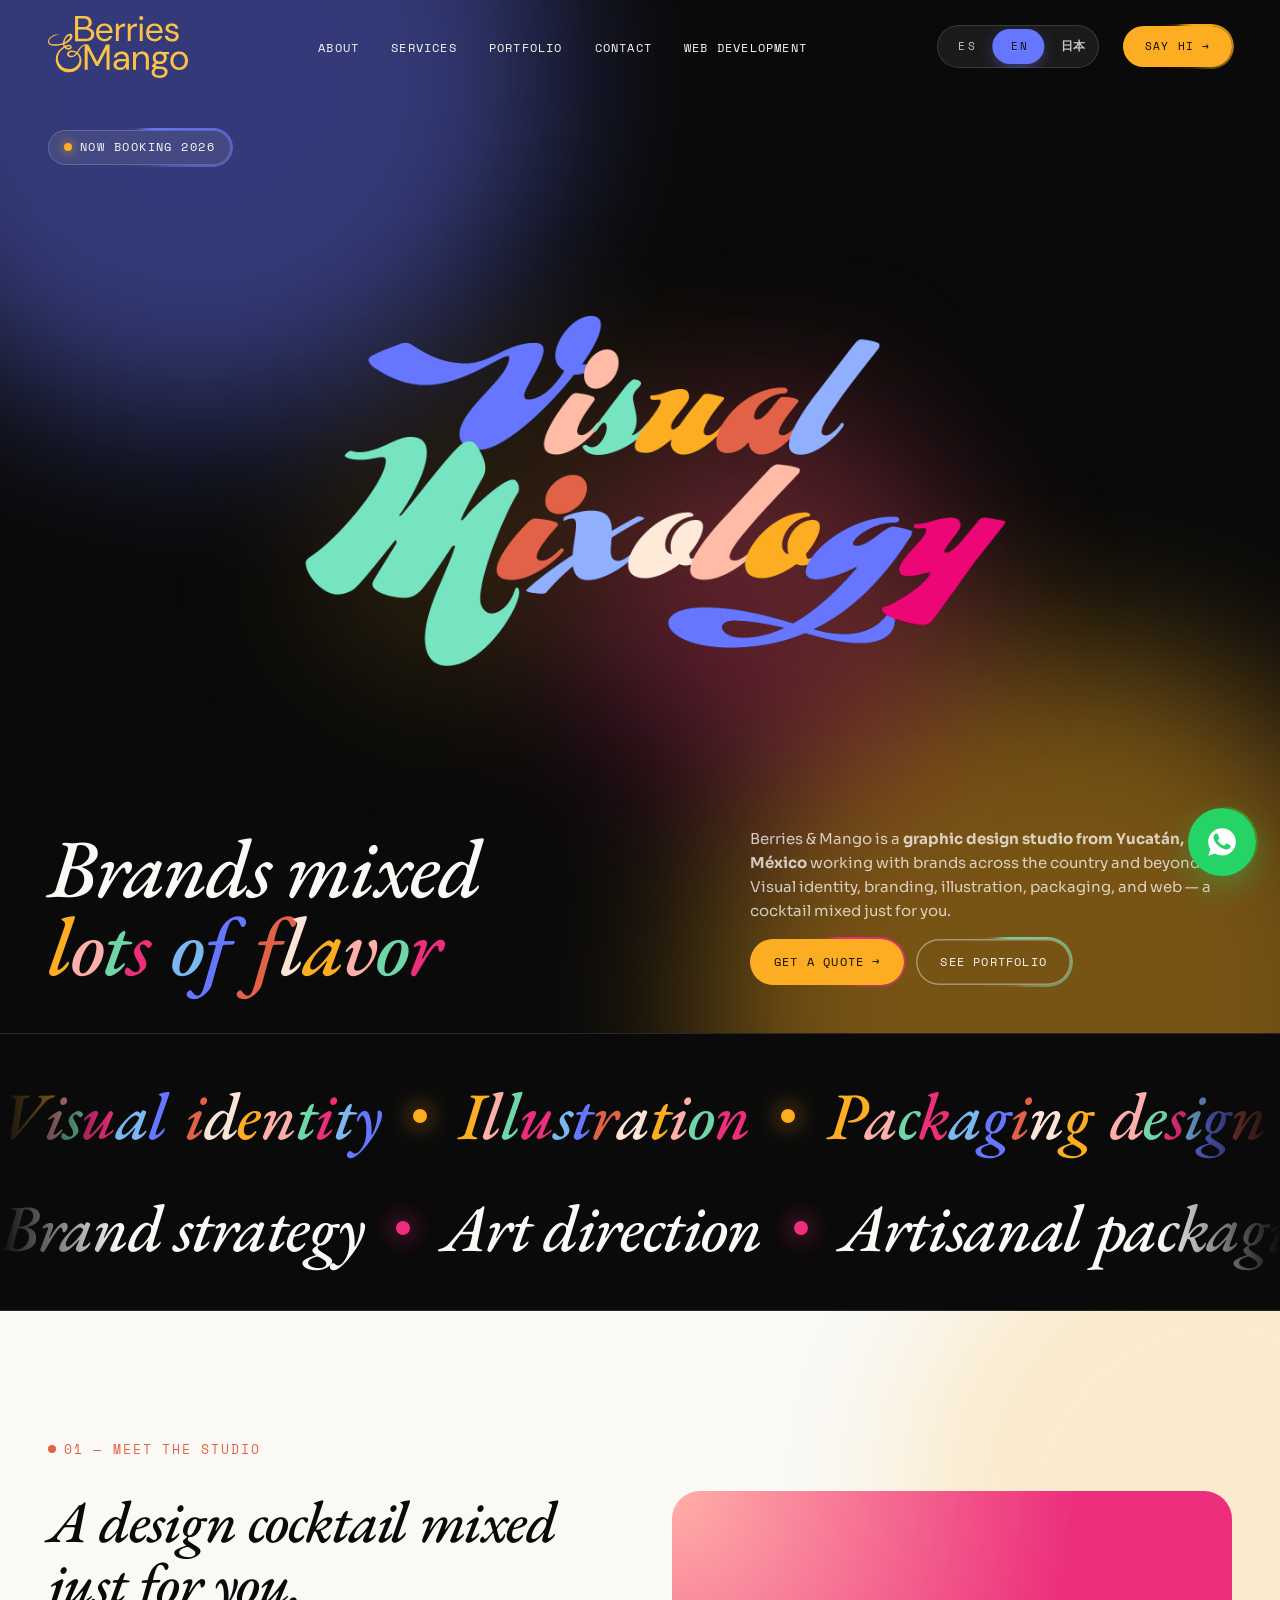
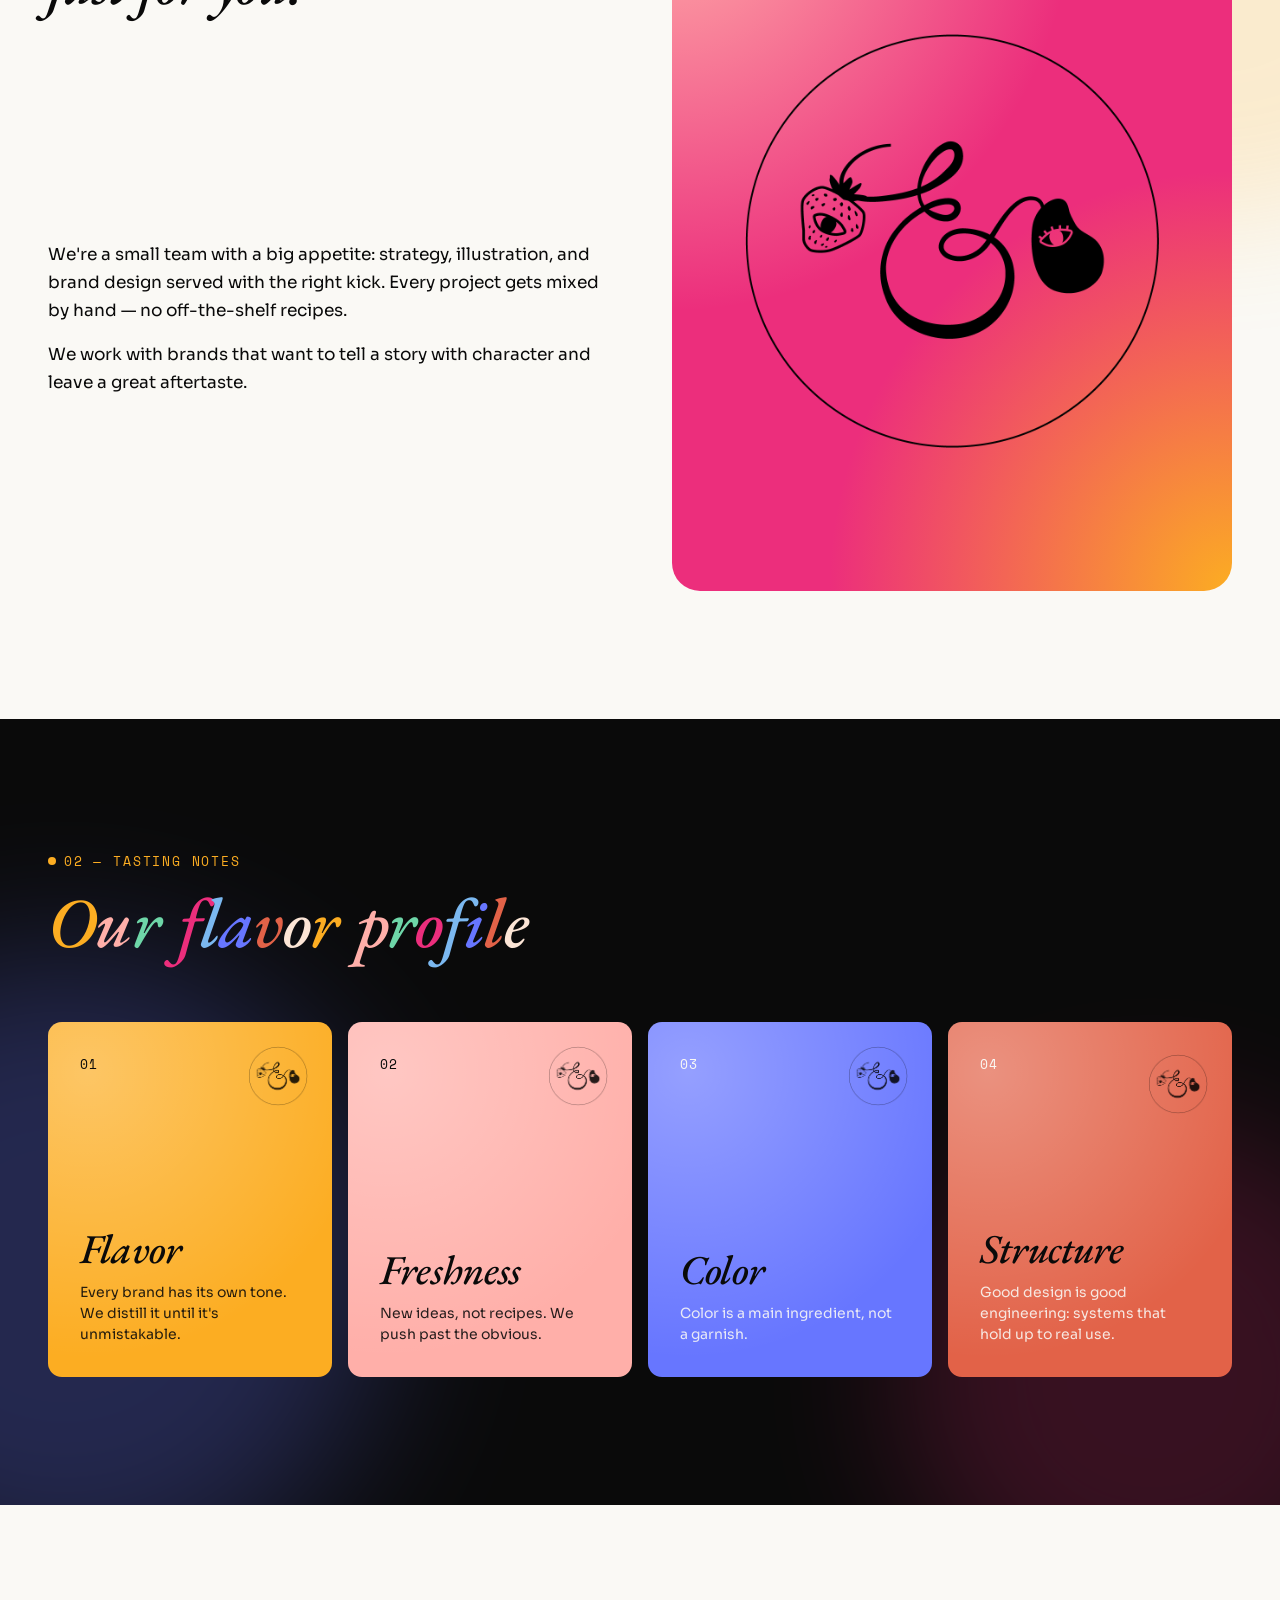
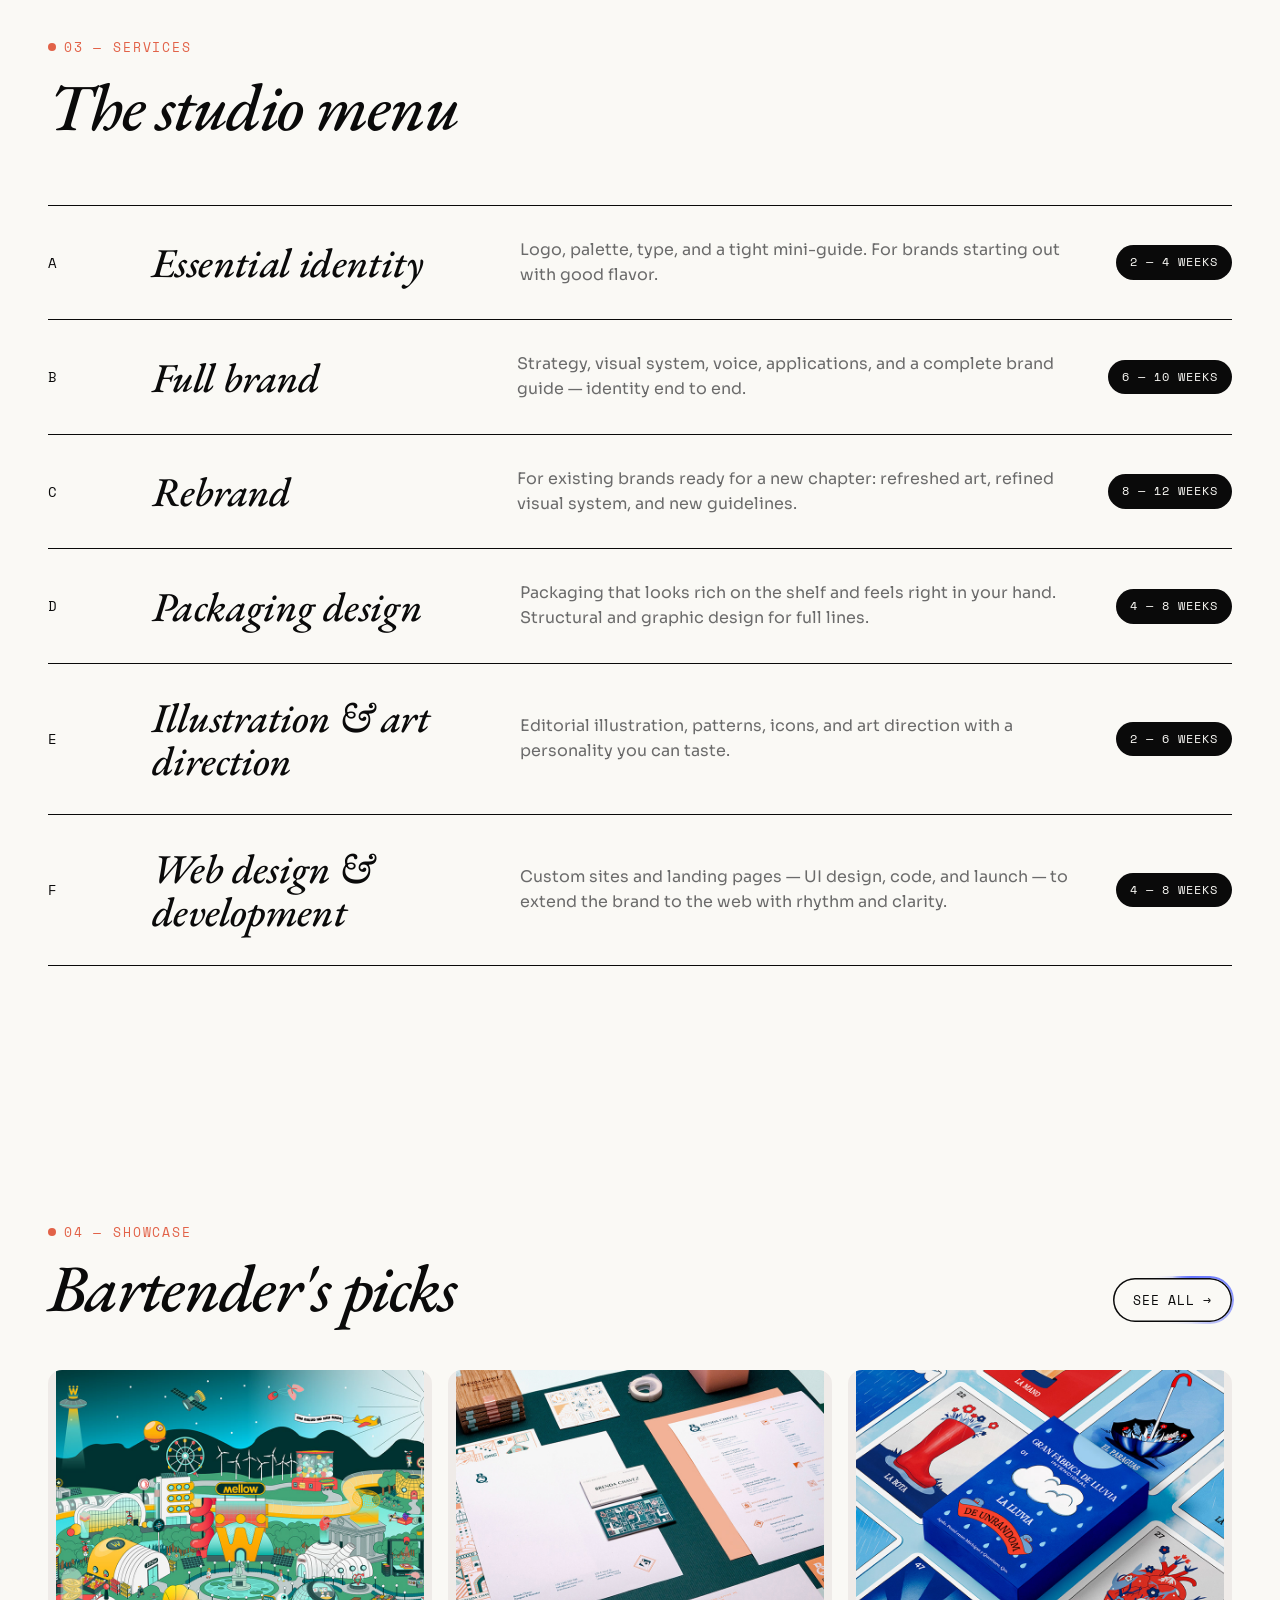
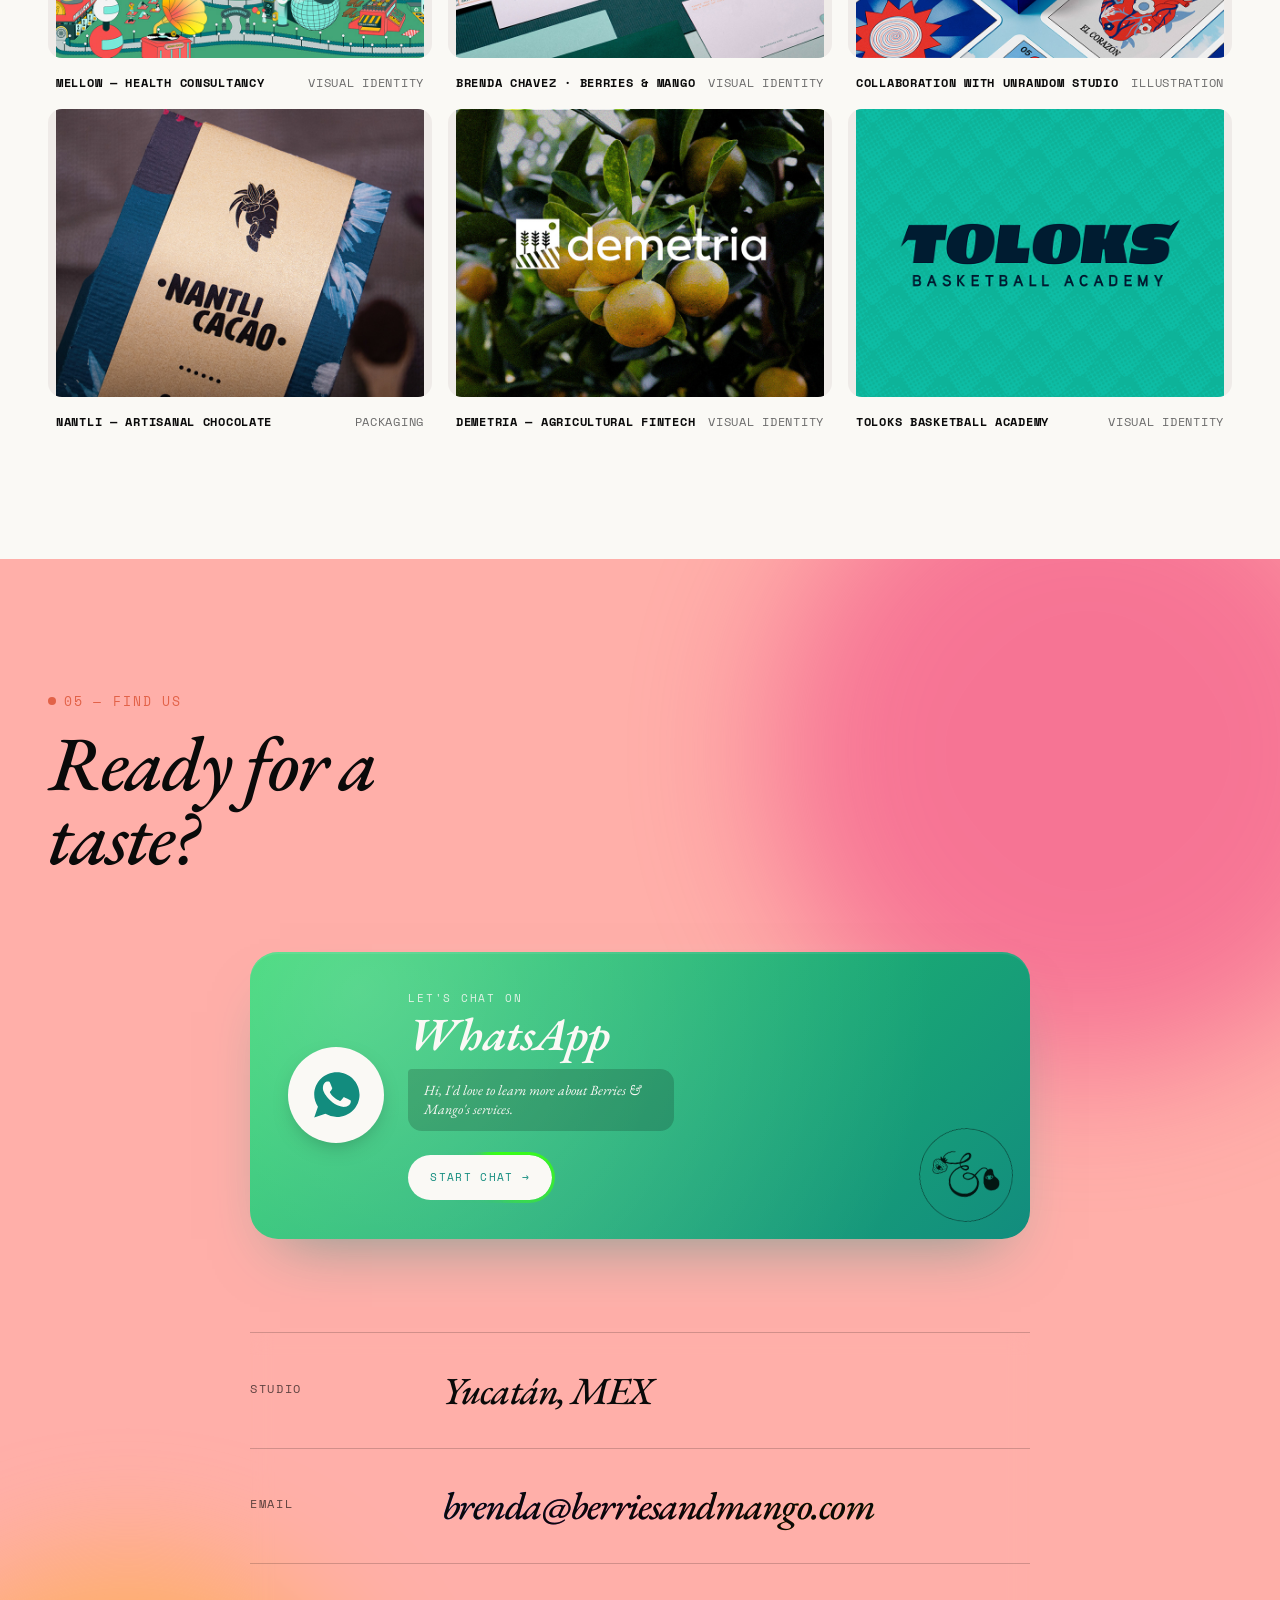
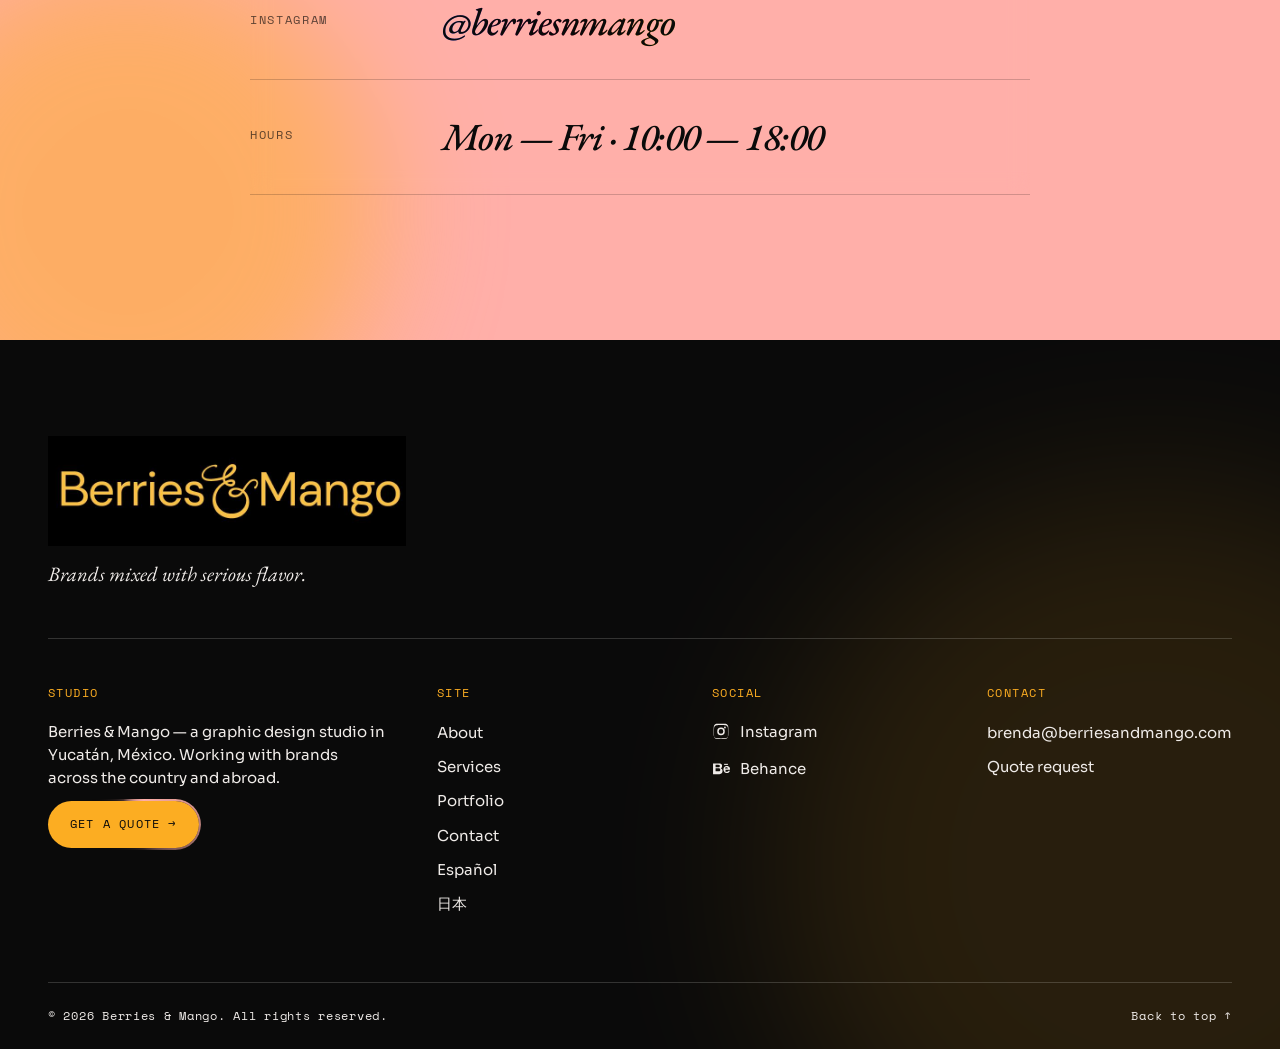
<file: jp/index.html>
<!DOCTYPE html>
<html lang="ja">
<head>
    <!-- Google tag (gtag.js) -->
    <script async src="https://www.googletagmanager.com/gtag/js?id=G-4Z7M8RE13K"></script>
    <script>
      window.dataLayer = window.dataLayer || [];
      function gtag(){dataLayer.push(arguments);}
      gtag('js', new Date());

      gtag('config', 'G-4Z7M8RE13K');

      // Key actions: WhatsApp, email and jumps to the web studio site
      document.addEventListener('click', function (e) {
        var t = e.target;
        var a = t.closest && t.closest('a[href]');
        var href = a ? a.href : '';
        if (/wa\.me\//.test(href)) {
          gtag('event', 'whatsapp_click', { link_url: href, link_text: (a.textContent || '').trim().slice(0, 60) });
        } else if (/^mailto:/.test(href)) {
          gtag('event', 'email_click', { link_url: href });
        } else if (location.hostname !== 'web.berriesandmango.com' &&
                   (/^https:\/\/web\.berriesandmango\.com/.test(href) || (t.closest && t.closest('[data-web-row]')))) {
          gtag('event', 'web_studio_click', { link_url: href || 'https://web.berriesandmango.com' });
        }
      }, true);
    </script>
    <meta charset="UTF-8">
    <meta name="viewport" content="width=device-width, initial-scale=1.0, viewport-fit=cover">

    <!-- Auto-route non-Japanese visitors away unless they chose JA manually.
         A visitor counts as Japanese if their language is ja OR their
         timezone is Asia/Tokyo (covers travelers/residents in Japan whose
         browser isn't set to Japanese). -->
    <script>
    (function(){try{
        if(localStorage.getItem('bm-lang')==='ja') return;
        var langs=(navigator.languages||[navigator.language||'ja']).map(function(l){return (l||'').slice(0,2).toLowerCase()});
        var tz='';try{tz=Intl.DateTimeFormat().resolvedOptions().timeZone||'';}catch(e){}
        if(tz === 'Asia/Tokyo' || langs.some(function(l){return l==='ja';})) return; // stay
        if(langs.some(function(l){return l==='es'||l==='pt'||l==='ca'||l==='gl';})) {
            location.replace('/' + (location.hash||''));
        } else {
            location.replace('/en/' + (location.hash||''));
        }
    }catch(e){}})();
    </script>

    <!-- ============== PRIMARY SEO ============== -->
    <title>ベリー＆マンゴー — メキシコ・ユカタンのグラフィックデザインスタジオ</title>
    <meta name="description" content="ベリー＆マンゴーはメキシコ・ユカタン州を拠点とするグラフィックデザインスタジオ。ブランディング、ビジュアルアイデンティティ、パッケージデザイン、イラストレーション、ウェブ制作まで、味わい深いブランドづくりをお届けします。">
    <meta name="keywords" content="グラフィックデザインスタジオ メキシコ, ブランディング ユカタン, メキシコ デザイン, パッケージデザイン, ビジュアルアイデンティティ, イラストレーション, ウェブデザイン メキシコ, Berries and Mango, ベリーとマンゴー">
    <meta name="author" content="Berries &amp; Mango">
    <meta name="robots" content="index, follow, max-image-preview:large, max-snippet:-1">
    <meta name="theme-color" content="#0a0a0a">
    <meta name="color-scheme" content="dark light">

    <link rel="canonical" href="https://berriesandmango.com/jp/">
    <link rel="alternate" hreflang="ja" href="https://berriesandmango.com/jp/">
    <link rel="alternate" hreflang="en" href="https://berriesandmango.com/en/">
    <link rel="alternate" hreflang="es-MX" href="https://berriesandmango.com/">
    <link rel="alternate" hreflang="es" href="https://berriesandmango.com/">
    <link rel="alternate" hreflang="x-default" href="https://berriesandmango.com/">

    <meta name="geo.region" content="MX-YUC">
    <meta name="geo.placename" content="Mérida, Yucatán, México">
    <meta name="geo.position" content="20.9674;-89.5926">
    <meta name="ICBM" content="20.9674, -89.5926">

    <meta property="og:type" content="website">
    <meta property="og:site_name" content="Berries &amp; Mango">
    <meta property="og:title" content="ベリー＆マンゴー — メキシコ・ユカタンのグラフィックデザインスタジオ">
    <meta property="og:description" content="ブランディング、ビジュアルアイデンティティ、パッケージ、イラストレーション、ウェブ。味わい深いブランドを、ユカタンから世界へ。">
    <meta property="og:url" content="https://berriesandmango.com/jp/">
    <meta property="og:locale" content="ja_JP">
    <meta property="og:locale:alternate" content="en_US">
    <meta property="og:locale:alternate" content="es_MX">
    <meta property="og:image" content="https://berriesandmango.com/assets/images/hero-visual-mixology-clean.png">
    <meta property="og:image:width" content="2724">
    <meta property="og:image:height" content="1292">
    <meta property="og:image:alt" content="Visual Mixology — Berries &amp; Mango">

    <meta name="twitter:card" content="summary_large_image">
    <meta name="twitter:site" content="@berriesnmango">
    <meta name="twitter:creator" content="@berriesnmango">
    <meta name="twitter:title" content="ベリー＆マンゴー — メキシコ・ユカタンのデザインスタジオ">
    <meta name="twitter:description" content="味わい深いブランドづくり。ブランディング、パッケージ、イラスト、ウェブ。">
    <meta name="twitter:image" content="https://berriesandmango.com/assets/images/hero-visual-mixology-clean.png">

    <link rel="icon" type="image/png" sizes="192x192" href="/assets/images/favicon-192.png">
    <link rel="apple-touch-icon" href="/assets/images/favicon-192.png">
    <link rel="manifest" href="/site.webmanifest">
    <meta name="apple-mobile-web-app-title" content="ベリー＆マンゴー">

    <link rel="preload" as="image" href="/assets/images/hero-visual-mixology-clean.png" fetchpriority="high">
    <link rel="preload" as="style" href="/styles.css">
    <link rel="stylesheet" href="/styles.css">

    <script type="application/ld+json">
    {
      "@context": "https://schema.org",
      "@type": "Organization",
      "@id": "https://berriesandmango.com/#organization",
      "name": "Berries & Mango",
      "alternateName": ["ベリー＆マンゴー", "ベリーとマンゴー", "Berries and Mango"],
      "url": "https://berriesandmango.com/jp/",
      "logo": { "@type": "ImageObject", "url": "https://berriesandmango.com/assets/images/logo-symbol.png", "width": 512, "height": 512 },
      "image": "https://berriesandmango.com/assets/images/hero-visual-mixology-clean.png",
      "description": "メキシコ・ユカタンを拠点とするグラフィックデザインスタジオ。ブランディング、ビジュアルアイデンティティ、パッケージ、イラスト、ウェブ。",
      "foundingDate": "2018",
      "founder": { "@type": "Person", "name": "Brenda Chavez" },
      "address": { "@type": "PostalAddress", "addressLocality": "Mérida", "addressRegion": "Yucatán", "addressCountry": "MX" },
      "knowsLanguage": ["es", "en", "ja"],
      "email": "brenda@berriesandmango.com",
      "sameAs": ["https://instagram.com/berriesnmango", "https://www.behance.net/berriesnmango"]
    }
    </script>

    <script type="application/ld+json">
    {
      "@context": "https://schema.org",
      "@type": "WebSite",
      "@id": "https://berriesandmango.com/jp/#website",
      "url": "https://berriesandmango.com/jp/",
      "name": "ベリー＆マンゴー",
      "description": "メキシコ・ユカタンのグラフィックデザインスタジオ。",
      "inLanguage": "ja",
      "publisher": { "@id": "https://berriesandmango.com/#organization" }
    }
    </script>
</head>
<body class="page">

    <div class="loader" data-loader>
        <div class="loader__inner">
            <div class="loader__mark" data-color-mix="violet,mint,mango">B&amp;M</div>
            <div class="loader__bar"><div class="loader__bar-fill" data-loader-bar></div></div>
            <span class="loader__progress" data-loader-progress>0%</span>
        </div>
    </div>

    <div class="page__wrap">

        <header class="header" data-header>
            <div class="header__inner">
                <a class="header__logo header__logo--ja" href="/jp/" aria-label="ベリー＆マンゴー — ホーム">
                    <img class="header__logo-mark" src="/assets/images/logo.svg" alt="Berries &amp; Mango">
                    <span class="header__logo-sub" aria-hidden="true">ベリーとマンゴー</span>
                </a>

                <nav class="header__nav" aria-label="メインナビゲーション">
                    <ul class="header__nav-list">
                        <li class="header__nav-item"><a class="header__nav-link" href="#about">スタジオ</a></li>
                        <li class="header__nav-item"><a class="header__nav-link" href="#services">サービス</a></li>
                        <li class="header__nav-item"><a class="header__nav-link" href="/jp/portfolio.html">ポートフォリオ</a></li>
                        <li class="header__nav-item"><a class="header__nav-link" href="#contact">お問い合わせ</a></li>
                        <li class="header__nav-item"><a class="header__nav-link" href="https://web.berriesandmango.com" target="_blank" rel="noopener noreferrer">ウェブ開発</a></li>
                    </ul>
                </nav>

                <div class="header__lang" data-lang-slot>
                    <div class="lang" style="--lang-count: 3; --lang-pos: 2;" data-active="ja" role="group" aria-label="言語切替">
                        <a class="lang__opt" href="/" data-lang-switch="es" aria-label="Cambiar a Español">ES</a>
                        <a class="lang__opt" href="/en/" data-lang-switch="en" aria-label="Switch to English">EN</a>
                        <a class="lang__opt lang__opt--ja is-active" href="/jp/" data-lang-switch="ja" aria-current="true" aria-label="日本語">日本</a>
                    </div>
                </div>

                <a class="header__cta glow glow--mango" href="https://wa.me/529993946353?text=%E3%81%93%E3%82%93%E3%81%AB%E3%81%A1%E3%81%AF%E3%80%82%E3%83%99%E3%83%AA%E3%83%BC%E3%81%A8%E3%83%9E%E3%83%B3%E3%82%B4%E3%83%BC%E3%81%AE%E3%82%B5%E3%83%BC%E3%83%93%E3%82%B9%E3%81%AB%E3%81%A4%E3%81%84%E3%81%A6%E8%A9%B3%E3%81%97%E3%81%8F%E7%9F%A5%E3%82%8A%E3%81%9F%E3%81%84%E3%81%A7%E3%81%99%E3%80%82" target="_blank" rel="noopener noreferrer" data-magnetic="0.25">
                    <span>お話しましょう</span>
                    <span aria-hidden="true">→</span>
                </a>

                <button class="header__burger glow glow--mango" type="button" aria-label="メニューを開く" data-burger>
                    <span class="header__burger-line"></span>
                    <span class="header__burger-line"></span>
                </button>
            </div>
        </header>

        <main class="page__main" id="top">

            <section class="hero" id="hero">
                <div class="hero__bg" aria-hidden="true">
                    <div class="hero__bg-blob hero__bg-blob--1"></div>
                    <div class="hero__bg-blob hero__bg-blob--2"></div>
                    <div class="hero__bg-blob hero__bg-blob--3"></div>
                </div>

                <div class="hero__inner">
                    <a class="hero__eyebrow hero__eyebrow--link glow glow--violet" style="--glow-delay:.15s"
                       href="https://wa.me/529993946353?text=%E3%83%97%E3%83%AD%E3%82%B8%E3%82%A7%E3%82%AF%E3%83%88%E3%81%AE%E3%81%94%E7%9B%B8%E8%AB%87%E3%81%A7%E3%80%81%E3%81%8A%E9%9B%BB%E8%A9%B1%E3%81%AE%E3%81%8A%E6%99%82%E9%96%93%E3%82%92%E3%81%84%E3%81%9F%E3%81%A0%E3%81%91%E3%81%9F%E3%82%89%E5%B9%B8%E3%81%84%E3%81%A7%E3%81%99%E3%80%82"
                       target="_blank" rel="noopener noreferrer">
                        2026年 ご予約受付中
                    </a>

                    <div class="hero__art">
                        <img class="hero__art-img" src="/assets/images/hero-visual-mixology-clean.png" alt="Visual Mixology — ベリー＆マンゴー" width="2724" height="1292" fetchpriority="high" decoding="async">
                    </div>

                    <div class="hero__copy">
                        <h1 class="hero__heading" data-wave>
                            <span class="hero__heading-line">味わい深い</span>
                            <span class="hero__heading-line hero__heading-line--mix" data-color-mix>ブランドを</span>
                        </h1>

                        <div class="hero__body">
                            <p class="hero__lede">
                                ベリー＆マンゴーは、メキシコ・ユカタン州を拠点とする
                                <strong>グラフィックデザインスタジオ</strong>です。
                                ビジュアルアイデンティティ、ブランディング、イラスト、パッケージ、
                                ウェブまで——あなたのためだけに丁寧に混ぜ合わせた一杯のカクテルを。
                            </p>

                            <div class="hero__actions">
                                <a class="hero__cta hero__cta--primary glow glow--pink" style="--glow-delay:.4s" href="https://wa.me/529993946353?text=%E3%83%87%E3%82%B6%E3%82%A4%E3%83%B3%E3%83%97%E3%83%AD%E3%82%B8%E3%82%A7%E3%82%AF%E3%83%88%E3%81%AE%E3%81%94%E8%A6%8B%E7%A9%8D%E3%82%82%E3%82%8A%E3%82%92%E3%81%8A%E9%A1%98%E3%81%84%E3%81%97%E3%81%9F%E3%81%84%E3%81%A7%E3%81%99%E3%80%82" data-magnetic="0.3">
                                    <span>お見積もりを依頼</span>
                                    <span class="hero__cta-arrow" aria-hidden="true">→</span>
                                </a>
                                <a class="hero__cta hero__cta--ghost glow glow--mint" style="--glow-delay:.9s" href="/jp/portfolio.html" data-magnetic="0.2">
                                    <span>作品を見る</span>
                                </a>
                            </div>
                        </div>
                    </div>
                </div>
            </section>

            <section class="marquee" aria-label="サービス">
                <div class="marquee__row">
                    <div class="marquee__track" data-marquee>
                        <div class="marquee__group">
                            <span class="marquee__item" data-color-mix>ビジュアルアイデンティティ</span>
                            <span class="marquee__dot" aria-hidden="true"></span>
                            <span class="marquee__item" data-color-mix>イラストレーション</span>
                            <span class="marquee__dot" aria-hidden="true"></span>
                            <span class="marquee__item" data-color-mix>パッケージデザイン</span>
                            <span class="marquee__dot" aria-hidden="true"></span>
                            <span class="marquee__item" data-color-mix>ウェブデザイン</span>
                            <span class="marquee__dot" aria-hidden="true"></span>
                            <span class="marquee__item" data-color-mix>ブランドデザイン</span>
                            <span class="marquee__dot" aria-hidden="true"></span>
                            <span class="marquee__item" data-color-mix>グラフィックデザイン</span>
                            <span class="marquee__dot" aria-hidden="true"></span>
                            <span class="marquee__item" data-color-mix>アイコンデザイン</span>
                            <span class="marquee__dot" aria-hidden="true"></span>
                            <span class="marquee__item" data-color-mix>味のあるブランド</span>
                            <span class="marquee__dot" aria-hidden="true"></span>
                            <span class="marquee__item" data-color-mix>パターン</span>
                            <span class="marquee__dot" aria-hidden="true"></span>
                            <span class="marquee__item" data-color-mix>ストラテジー</span>
                            <span class="marquee__dot" aria-hidden="true"></span>
                            <span class="marquee__item" data-color-mix>ブランドガイドライン</span>
                            <span class="marquee__dot" aria-hidden="true"></span>
                        </div>
                        <div class="marquee__group" aria-hidden="true">
                            <span class="marquee__item" data-color-mix>ビジュアルアイデンティティ</span>
                            <span class="marquee__dot"></span>
                            <span class="marquee__item" data-color-mix>イラストレーション</span>
                            <span class="marquee__dot"></span>
                            <span class="marquee__item" data-color-mix>パッケージデザイン</span>
                            <span class="marquee__dot"></span>
                            <span class="marquee__item" data-color-mix>ウェブデザイン</span>
                            <span class="marquee__dot"></span>
                            <span class="marquee__item" data-color-mix>ブランドデザイン</span>
                            <span class="marquee__dot"></span>
                            <span class="marquee__item" data-color-mix>グラフィックデザイン</span>
                            <span class="marquee__dot"></span>
                            <span class="marquee__item" data-color-mix>アイコンデザイン</span>
                            <span class="marquee__dot"></span>
                            <span class="marquee__item" data-color-mix>味のあるブランド</span>
                            <span class="marquee__dot"></span>
                            <span class="marquee__item" data-color-mix>パターン</span>
                            <span class="marquee__dot"></span>
                            <span class="marquee__item" data-color-mix>ストラテジー</span>
                            <span class="marquee__dot"></span>
                            <span class="marquee__item" data-color-mix>ブランドガイドライン</span>
                            <span class="marquee__dot"></span>
                        </div>
                    </div>
                </div>

                <div class="marquee__row marquee__row--reverse">
                    <div class="marquee__track">
                        <div class="marquee__group">
                            <span class="marquee__item">ブランド戦略</span>
                            <span class="marquee__dot" aria-hidden="true"></span>
                            <span class="marquee__item">アートディレクション</span>
                            <span class="marquee__dot" aria-hidden="true"></span>
                            <span class="marquee__item">手仕事のパッケージ</span>
                            <span class="marquee__dot" aria-hidden="true"></span>
                            <span class="marquee__item">オーダーメイドのウェブ</span>
                            <span class="marquee__dot" aria-hidden="true"></span>
                            <span class="marquee__item">ロゴデザイン</span>
                            <span class="marquee__dot" aria-hidden="true"></span>
                            <span class="marquee__item">Visual Mixology</span>
                            <span class="marquee__dot" aria-hidden="true"></span>
                            <span class="marquee__item">メキシコのスタジオ</span>
                            <span class="marquee__dot" aria-hidden="true"></span>
                            <span class="marquee__item">ブランドアイデンティティ</span>
                            <span class="marquee__dot" aria-hidden="true"></span>
                            <span class="marquee__item">ビジュアルシステム</span>
                            <span class="marquee__dot" aria-hidden="true"></span>
                            <span class="marquee__item">メイド・イン・ユカタン</span>
                            <span class="marquee__dot" aria-hidden="true"></span>
                        </div>
                        <div class="marquee__group" aria-hidden="true">
                            <span class="marquee__item">ブランド戦略</span>
                            <span class="marquee__dot"></span>
                            <span class="marquee__item">アートディレクション</span>
                            <span class="marquee__dot"></span>
                            <span class="marquee__item">手仕事のパッケージ</span>
                            <span class="marquee__dot"></span>
                            <span class="marquee__item">オーダーメイドのウェブ</span>
                            <span class="marquee__dot"></span>
                            <span class="marquee__item">ロゴデザイン</span>
                            <span class="marquee__dot"></span>
                            <span class="marquee__item">Visual Mixology</span>
                            <span class="marquee__dot"></span>
                            <span class="marquee__item">メキシコのスタジオ</span>
                            <span class="marquee__dot"></span>
                            <span class="marquee__item">ブランドアイデンティティ</span>
                            <span class="marquee__dot"></span>
                            <span class="marquee__item">ビジュアルシステム</span>
                            <span class="marquee__dot"></span>
                            <span class="marquee__item">メイド・イン・ユカタン</span>
                            <span class="marquee__dot"></span>
                        </div>
                    </div>
                </div>
            </section>

            <section class="conoce" id="about">
                <div class="conoce__inner">
                    <p class="conoce__eyebrow">01 — スタジオについて</p>
                    <h2 class="conoce__heading">
                        あなたのための<br>
                        <em>デザインのカクテル</em>。
                    </h2>
                    <div class="conoce__body">
                        <p class="conoce__text">
                            少人数ですが、大きな食欲のチーム。ストラテジー、イラスト、
                            ブランドデザインを、ちょうどよい味付けでお届けします。
                            既製のレシピは使わず、ひとつひとつ手作業で丁寧に混ぜ合わせます。
                        </p>
                        <p class="conoce__text">
                            個性のある物語を伝えたいブランド、後味の良いブランドづくりに
                            こだわるパートナーを、いつも歓迎しています。
                        </p>
                    </div>
                    <div class="conoce__media">
                        <img class="conoce__symbol" src="/assets/images/logo-symbol.png" alt="ベリー＆マンゴー シンボル">
                        <div class="conoce__sticker conoce__sticker--berry" aria-hidden="true">
                            <img src="/assets/images/logo-symbol.png" alt="">
                        </div>
                        <div class="conoce__sticker conoce__sticker--spark" aria-hidden="true">
                            <img src="/assets/images/logo-symbol.png" alt="">
                        </div>
                    </div>
                </div>
            </section>

            <section class="propiedades" id="tasting-notes">
                <div class="propiedades__inner">
                    <p class="propiedades__eyebrow">02 — テイスティングノート</p>
                    <h2 class="propiedades__heading" data-color-mix>私たちの味わい</h2>

                    <ul class="propiedades__grid">
                        <li class="propiedades__item propiedades__item--mango">
                            <span class="propiedades__index">01</span>
                            <div class="propiedades__sticker" aria-hidden="true">
                                <img src="/assets/images/logo-symbol.png" alt="" style="width:100%;height:100%">
                            </div>
                            <h3 class="propiedades__item-title">風味</h3>
                            <p class="propiedades__item-text">
                                ブランドにはそれぞれ独自のトーンがある。
                                それを蒸留して、ひと目でわかる味にします。
                            </p>
                        </li>
                        <li class="propiedades__item propiedades__item--coral">
                            <span class="propiedades__index">02</span>
                            <div class="propiedades__sticker" aria-hidden="true">
                                <img src="/assets/images/logo-symbol.png" alt="" style="width:100%;height:100%">
                            </div>
                            <h3 class="propiedades__item-title">新鮮さ</h3>
                            <p class="propiedades__item-text">
                                定型ではなく、新しい発想を。
                                ありきたりを越えていきます。
                            </p>
                        </li>
                        <li class="propiedades__item propiedades__item--violet">
                            <span class="propiedades__index">03</span>
                            <div class="propiedades__sticker" aria-hidden="true">
                                <img src="/assets/images/logo-symbol.png" alt="" style="width:100%;height:100%">
                            </div>
                            <h3 class="propiedades__item-title">色</h3>
                            <p class="propiedades__item-text">
                                色は飾りではなく、メインの素材として扱います。
                            </p>
                        </li>
                        <li class="propiedades__item propiedades__item--rust">
                            <span class="propiedades__index">04</span>
                            <div class="propiedades__sticker" aria-hidden="true">
                                <img src="/assets/images/logo-symbol.png" alt="" style="width:100%;height:auto;transform:translateY(8px)">
                            </div>
                            <h3 class="propiedades__item-title">構造</h3>
                            <p class="propiedades__item-text">
                                よいデザインはよい設計から。
                                実運用に耐えるシステムを組みます。
                            </p>
                        </li>
                    </ul>
                </div>
            </section>

            <section class="presentaciones" id="services">
                <div class="presentaciones__inner">
                    <p class="presentaciones__eyebrow">03 — サービス</p>
                    <h2 class="presentaciones__heading">スタジオのメニュー</h2>

                    <ol class="presentaciones__list">
                        <li class="presentaciones__row">
                            <span class="presentaciones__num">A</span>
                            <h3 class="presentaciones__row-title">エッセンシャル・アイデンティティ</h3>
                            <p class="presentaciones__row-desc">
                                ロゴ、カラーパレット、タイポグラフィ、簡易ガイドライン。スタートする
                                ブランドに必要な土台一式。
                            </p>
                            <span class="presentaciones__row-tag">2 — 4 週間</span>
                        </li>
                        <li class="presentaciones__row">
                            <span class="presentaciones__num">B</span>
                            <h3 class="presentaciones__row-title">フルブランディング</h3>
                            <p class="presentaciones__row-desc">
                                ストラテジー、ビジュアルシステム、ボイス、アプリケーション、
                                ブランドマニュアル一式まで——一気通貫のアイデンティティ構築。
                            </p>
                            <span class="presentaciones__row-tag">6 — 10 週間</span>
                        </li>
                        <li class="presentaciones__row">
                            <span class="presentaciones__num">C</span>
                            <h3 class="presentaciones__row-title">リブランディング</h3>
                            <p class="presentaciones__row-desc">
                                次の章を開きたい既存ブランドのために。アートワークの刷新、
                                ビジュアルシステムの再構築、新しいガイドラインまで。
                            </p>
                            <span class="presentaciones__row-tag">8 — 12 週間</span>
                        </li>
                        <li class="presentaciones__row">
                            <span class="presentaciones__num">D</span>
                            <h3 class="presentaciones__row-title">パッケージデザイン</h3>
                            <p class="presentaciones__row-desc">
                                棚で映えて、手に取って心地よいパッケージ。
                                構造設計とグラフィックを商品ライン全体で。
                            </p>
                            <span class="presentaciones__row-tag">4 — 8 週間</span>
                        </li>
                        <li class="presentaciones__row">
                            <span class="presentaciones__num">E</span>
                            <h3 class="presentaciones__row-title">イラスト＆アートディレクション</h3>
                            <p class="presentaciones__row-desc">
                                エディトリアル、パターン、アイコン、アートディレクション——
                                個性のある世界観をつくります。
                            </p>
                            <span class="presentaciones__row-tag">2 — 6 週間</span>
                        </li>
                        <li class="presentaciones__row presentaciones__row--web" data-web-row>
                            <span class="presentaciones__num">F</span>
                            <h3 class="presentaciones__row-title">ウェブデザイン＆開発</h3>
                            <p class="presentaciones__row-desc">
                                オーダーメイドのサイトとランディングページ。UIデザイン、
                                コーディング、公開まで一貫して、ブランドをウェブへ拡張します。
                            </p>
                            <span class="presentaciones__row-tag">4 — 8 週間</span>
                            <a class="presentaciones__web" href="https://web.berriesandmango.com" target="_blank" rel="noopener noreferrer">
                                <img class="presentaciones__web-thumb" src="/assets/images/web-studio-preview.webp" alt="" width="480" height="270" loading="lazy" decoding="async">
                                <span class="presentaciones__web-text">
                                    <span class="presentaciones__web-label">ウェブスタジオ</span>
                                    <span class="presentaciones__web-url">web.berriesandmango.com</span>
                                </span>
                                <span class="presentaciones__web-cta">サイトを見る <span aria-hidden="true">→</span></span>
                            </a>
                        </li>
                    </ol>
                </div>
            </section>

            <section class="showcase" id="showcase">
                <div class="showcase__inner">
                    <header class="showcase__head">
                        <p class="showcase__eyebrow">04 — ショーケース</p>
                        <h2 class="showcase__heading">バーテンダーのおすすめ</h2>
                        <a class="showcase__all glow glow--violet" style="--glow-delay:.2s" href="/jp/portfolio.html" data-magnetic="0.2">すべて見る →</a>
                    </header>
                    <ul class="showcase__grid" data-showcase></ul>
                </div>
            </section>

            <section class="encuentra" id="contact">
                <div class="encuentra__inner">
                    <p class="encuentra__eyebrow">05 — お問い合わせ</p>
                    <h2 class="encuentra__heading">
                        まずは <em>一口</em>、いかがですか？
                    </h2>

                    <div class="encuentra__grid">

                        <a class="encuentra__whatsapp"
                           href="https://wa.me/529993946353?text=%E3%81%93%E3%82%93%E3%81%AB%E3%81%A1%E3%81%AF%E3%80%82%E3%83%99%E3%83%AA%E3%83%BC%E3%81%A8%E3%83%9E%E3%83%B3%E3%82%B4%E3%83%BC%E3%81%AE%E3%82%B5%E3%83%BC%E3%83%93%E3%82%B9%E3%81%AB%E3%81%A4%E3%81%84%E3%81%A6%E8%A9%B3%E3%81%97%E3%81%8F%E7%9F%A5%E3%82%8A%E3%81%9F%E3%81%84%E3%81%A7%E3%81%99%E3%80%82"
                           target="_blank" rel="noopener noreferrer" data-magnetic="0.12">
                            <div class="encuentra__whatsapp-icon" aria-hidden="true">
                                <svg viewBox="0 0 32 32" fill="currentColor">
                                    <path d="M16.02 3C8.84 3 3 8.73 3 15.8c0 2.5.74 4.93 2.14 7L3 29l6.4-2.08a13.1 13.1 0 0 0 6.62 1.78h.01c7.18 0 13.02-5.73 13.02-12.8C29.05 8.73 23.2 3 16.02 3Zm7.58 18.08c-.32.9-1.88 1.72-2.6 1.83-.67.1-1.52.14-2.46-.16-.57-.18-1.3-.42-2.24-.82-3.95-1.67-6.52-5.58-6.72-5.85-.2-.27-1.6-2.12-1.6-4.05 0-1.93 1-2.88 1.36-3.27.36-.39.8-.48 1.06-.48.27 0 .53 0 .77.01.25.01.58-.1.91.7.32.77 1.08 2.67 1.18 2.86.1.2.16.43.03.7-.13.27-.2.43-.4.66-.2.23-.42.52-.6.7-.2.2-.4.42-.17.82.23.39 1.03 1.67 2.2 2.7 1.5 1.32 2.77 1.73 3.16 1.93.4.2.63.16.87-.1.23-.27 1-1.16 1.27-1.56.27-.39.53-.33.9-.2.36.13 2.3 1.07 2.7 1.27.4.2.67.3.77.46.1.16.1.92-.22 1.82Z"/>
                                </svg>
                            </div>
                            <div class="encuentra__whatsapp-body">
                                <span class="encuentra__whatsapp-label">話そう</span>
                                <span class="encuentra__whatsapp-brand">WhatsApp</span>
                                <span class="encuentra__whatsapp-preview">こんにちは。ベリーとマンゴーのサービスについて詳しく知りたいです。</span>
                            </div>
                            <span class="encuentra__whatsapp-cta glow" style="--glow:#39ff14; --glow-thickness:3px; --glow-delay:.5s">
                                <span>チャットを開く</span>
                                <span class="encuentra__whatsapp-cta-arrow" aria-hidden="true">→</span>
                            </span>
                            <div class="encuentra__whatsapp-sticker" aria-hidden="true">
                                <img src="/assets/images/logo-symbol.png" alt="">
                            </div>
                        </a>

                        <dl class="encuentra__list">
                            <div class="encuentra__list-row">
                                <dt class="encuentra__list-key">スタジオ</dt>
                                <dd class="encuentra__list-val">ユカタン州、メキシコ</dd>
                            </div>
                            <div class="encuentra__list-row">
                                <dt class="encuentra__list-key">メール</dt>
                                <dd class="encuentra__list-val">
                                    <a href="mailto:brenda@berriesandmango.com">brenda@berriesandmango.com</a>
                                </dd>
                            </div>
                            <div class="encuentra__list-row">
                                <dt class="encuentra__list-key">Instagram</dt>
                                <dd class="encuentra__list-val">
                                    <a href="https://instagram.com/berriesnmango" target="_blank" rel="noopener">@berriesnmango</a>
                                </dd>
                            </div>
                            <div class="encuentra__list-row">
                                <dt class="encuentra__list-key">営業時間</dt>
                                <dd class="encuentra__list-val">月 — 金 · 10:00 — 18:00 (CST)</dd>
                            </div>
                        </dl>

                    </div>
                </div>
            </section>

        </main>

        <footer class="footer">
            <div class="footer__hero footer__hero--ja">
                <img class="footer__logo" src="/assets/images/logo-wordmark.png" alt="Berries &amp; Mango">
<span class="footer__logo-sub" aria-hidden="true">ベリーとマンゴー</span>
                <p class="footer__tagline">味わい深いブランドを。</p>
            </div>

            <div class="footer__inner">
                <div class="footer__col footer__col--brand">
                    <h4 class="footer__col-title">スタジオ</h4>
                    <p class="footer__link">ベリー＆マンゴー — メキシコ・ユカタンを拠点とするグラフィックデザインスタジオ。国内外のブランドと一緒に仕事をしています。</p>
                    <a class="footer__cta glow glow--coral" style="--glow-delay:.3s" href="https://wa.me/529993946353?text=%E3%83%87%E3%82%B6%E3%82%A4%E3%83%B3%E3%83%97%E3%83%AD%E3%82%B8%E3%82%A7%E3%82%AF%E3%83%88%E3%81%AE%E3%81%94%E8%A6%8B%E7%A9%8D%E3%82%82%E3%82%8A%E3%82%92%E3%81%8A%E9%A1%98%E3%81%84%E3%81%97%E3%81%9F%E3%81%84%E3%81%A7%E3%81%99%E3%80%82" data-magnetic="0.25">お見積もり →</a>
                </div>

                <div class="footer__col">
                    <h4 class="footer__col-title">サイト</h4>
                    <ul class="footer__list">
                        <li><a class="footer__link" href="#about">スタジオ</a></li>
                        <li><a class="footer__link" href="#services">サービス</a></li>
                        <li><a class="footer__link" href="/jp/portfolio.html">ポートフォリオ</a></li>
                        <li><a class="footer__link" href="#contact">お問い合わせ</a></li>
                        <li><a class="footer__link" href="/" data-lang-switch="es">Español</a></li>
                        <li><a class="footer__link" href="/en/" data-lang-switch="en">English</a></li>
                    </ul>
                </div>

                <div class="footer__col">
                    <h4 class="footer__col-title">ソーシャル</h4>
                    <ul class="footer__list">
                        <li>
                            <a class="footer__link footer__link--social" href="https://instagram.com/berriesnmango" target="_blank" rel="noopener" aria-label="Instagram">
                                <svg viewBox="0 0 24 24" class="footer__icon" aria-hidden="true"><path d="M12 2.2c3.2 0 3.6 0 4.85.07 1.17.05 1.8.25 2.23.41.56.22.96.48 1.38.9.42.42.68.82.9 1.38.16.42.36 1.06.41 2.23.06 1.27.07 1.65.07 4.85s0 3.58-.07 4.85c-.05 1.17-.25 1.8-.41 2.23-.22.56-.48.96-.9 1.38-.42.42-.82.68-1.38.9-.42.16-1.06.36-2.23.41-1.27.06-1.65.07-4.85.07s-3.58 0-4.85-.07c-1.17-.05-1.8-.25-2.23-.41a3.7 3.7 0 0 1-1.38-.9 3.7 3.7 0 0 1-.9-1.38c-.16-.42-.36-1.06-.41-2.23C2.2 15.58 2.2 15.2 2.2 12s0-3.58.07-4.85c.05-1.17.25-1.8.41-2.23.22-.56.48-.96.9-1.38.42-.42.82-.68 1.38-.9.42-.16 1.06-.36 2.23-.41C8.42 2.2 8.8 2.2 12 2.2Zm0 1.95c-3.15 0-3.5 0-4.74.06-1.07.05-1.65.23-2.04.38-.51.2-.88.44-1.27.83-.39.39-.63.76-.83 1.27-.15.39-.33.97-.38 2.04-.06 1.24-.06 1.6-.06 4.74s0 3.5.06 4.74c.05 1.07.23 1.65.38 2.04.2.51.44.88.83 1.27.39.39.76.63 1.27.83.39.15.97.33 2.04.38 1.24.06 1.6.06 4.74.06s3.5 0 4.74-.06c1.07-.05 1.65-.23 2.04-.38.51-.2.88-.44 1.27-.83.39-.39.63-.76.83-1.27.15-.39.33-.97.38-2.04.06-1.24.06-1.6.06-4.74s0-3.5-.06-4.74c-.05-1.07-.23-1.65-.38-2.04a3.4 3.4 0 0 0-.83-1.27 3.4 3.4 0 0 0-1.27-.83c-.39-.15-.97-.33-2.04-.38-1.24-.06-1.6-.06-4.74-.06Zm0 3.32a5.03 5.03 0 1 1 0 10.06 5.03 5.03 0 0 1 0-10.06Zm0 1.95a3.08 3.08 0 1 0 0 6.16 3.08 3.08 0 0 0 0-6.16Zm5.25-3.27a1.18 1.18 0 1 1 0 2.36 1.18 1.18 0 0 1 0-2.36Z" fill="currentColor"/></svg>
                                Instagram
                            </a>
                        </li>
                        <li>
                            <a class="footer__link footer__link--social" href="https://www.behance.net/berriesnmango" target="_blank" rel="noopener" aria-label="Behance">
                                <svg viewBox="0 0 26 24" class="footer__icon" aria-hidden="true"><path d="M9.86 5.4c.7 0 1.34.07 1.92.2.58.14 1.07.36 1.48.66.4.3.72.7.94 1.2.22.5.33 1.1.33 1.83 0 .79-.18 1.45-.54 1.97-.36.52-.89.95-1.6 1.27.95.27 1.66.75 2.13 1.43.47.68.7 1.5.7 2.47 0 .78-.15 1.46-.46 2.02-.3.56-.71 1.02-1.23 1.38-.51.36-1.1.62-1.77.79-.66.16-1.34.24-2.04.24H1.5V5.4h8.36Zm-.5 5.5c.58 0 1.06-.14 1.43-.41.37-.27.56-.71.56-1.32 0-.34-.06-.62-.18-.84a1.3 1.3 0 0 0-.5-.52 2.16 2.16 0 0 0-.7-.27 4.2 4.2 0 0 0-.83-.08H5.18v3.44h4.18Zm.23 5.77c.32 0 .63-.03.92-.1.29-.06.55-.17.77-.32.22-.15.4-.35.53-.6.13-.25.2-.58.2-.97 0-.78-.22-1.34-.66-1.67-.44-.34-1.02-.51-1.74-.51H5.18v4.17h4.41ZM18.83 16.7c.5.5 1.22.74 2.16.74.68 0 1.26-.17 1.75-.51.49-.34.79-.7.9-1.08h2.32c-.37 1.16-.94 1.98-1.7 2.47-.76.49-1.69.74-2.78.74-.76 0-1.44-.12-2.05-.36a4.45 4.45 0 0 1-1.55-1.02 4.55 4.55 0 0 1-.97-1.6 5.84 5.84 0 0 1-.34-2.02c0-.72.12-1.4.35-2.02.23-.62.55-1.16.97-1.61.42-.46.93-.81 1.52-1.07.6-.26 1.26-.39 1.98-.39.81 0 1.51.16 2.12.47.6.32 1.1.74 1.5 1.27.4.53.69 1.13.86 1.81.18.68.24 1.4.18 2.14h-6.74c0 .77.27 1.49.78 1.99Zm3.76-5.34a2 2 0 0 0-1.57-.6c-.43 0-.79.07-1.07.22-.29.15-.52.33-.7.55-.18.22-.3.45-.36.7a3.2 3.2 0 0 0-.13.62h4.16c-.06-.66-.27-1.16-.66-1.5Z" fill="currentColor"/><path d="M17.5 6h5.5v1.5h-5.5z" fill="currentColor"/></svg>
                                Behance
                            </a>
                        </li>
                    </ul>
                </div>

                <div class="footer__col">
                    <h4 class="footer__col-title">コンタクト</h4>
                    <ul class="footer__list">
                        <li><a class="footer__link" href="mailto:brenda@berriesandmango.com">brenda@berriesandmango.com</a></li>
                        <li><a class="footer__link" href="#contact">お見積もり</a></li>
                    </ul>
                </div>
            </div>

            <div class="footer__bottom">
                <span class="footer__copy">© <span data-year>2026</span> Berries &amp; Mango. All rights reserved.</span>
                <a class="footer__top" href="#top"><span>トップへ</span> <span aria-hidden="true">↑</span></a>
            </div>
        </footer>

    </div>

    <a class="whatsapp-float glow glow--green"
       href="https://wa.me/529993946353?text=%E3%81%93%E3%82%93%E3%81%AB%E3%81%A1%E3%81%AF%E3%80%82%E3%83%99%E3%83%AA%E3%83%BC%E3%81%A8%E3%83%9E%E3%83%B3%E3%82%B4%E3%83%BC%E3%81%AE%E3%82%B5%E3%83%BC%E3%83%93%E3%82%B9%E3%81%AB%E3%81%A4%E3%81%84%E3%81%A6%E8%A9%B3%E3%81%97%E3%81%8F%E7%9F%A5%E3%82%8A%E3%81%9F%E3%81%84%E3%81%A7%E3%81%99%E3%80%82"
       target="_blank" rel="noopener noreferrer"
       aria-label="WhatsAppで連絡">
        <svg viewBox="0 0 32 32" fill="currentColor" aria-hidden="true">
            <path d="M16.02 3C8.84 3 3 8.73 3 15.8c0 2.5.74 4.93 2.14 7L3 29l6.4-2.08a13.1 13.1 0 0 0 6.62 1.78h.01c7.18 0 13.02-5.73 13.02-12.8C29.05 8.73 23.2 3 16.02 3Zm7.58 18.08c-.32.9-1.88 1.72-2.6 1.83-.67.1-1.52.14-2.46-.16-.57-.18-1.3-.42-2.24-.82-3.95-1.67-6.52-5.58-6.72-5.85-.2-.27-1.6-2.12-1.6-4.05 0-1.93 1-2.88 1.36-3.27.36-.39.8-.48 1.06-.48.27 0 .53 0 .77.01.25.01.58-.1.91.7.32.77 1.08 2.67 1.18 2.86.1.2.16.43.03.7-.13.27-.2.43-.4.66-.2.23-.42.52-.6.7-.2.2-.4.42-.17.82.23.39 1.03 1.67 2.2 2.7 1.5 1.32 2.77 1.73 3.16 1.93.4.2.63.16.87-.1.23-.27 1-1.16 1.27-1.56.27-.39.53-.33.9-.2.36.13 2.3 1.07 2.7 1.27.4.2.67.3.77.46.1.16.1.92-.22 1.82Z"/>
        </svg>
    </a>

    <script>window.BM_LANG = 'ja';</script>
    <script src="/scripts/colorize.js" defer></script>
    <script src="/scripts/loader.js" defer></script>
    <script src="/scripts/header.js" defer></script>
    <script src="/scripts/marquee.js" defer></script>
    <script src="/scripts/showcase.js" defer></script>
    <script src="/scripts/encuentra.js" defer></script>
    <script src="/scripts/motion.js" defer></script>
    <script src="/scripts/main.js" defer></script>
    <script src="/scripts/lang-switch.js" defer></script>
    <script src="/scripts/ripple.js" defer></script>
    <script src="/scripts/web-banner.js" defer></script>
</body>
</html>
</file>
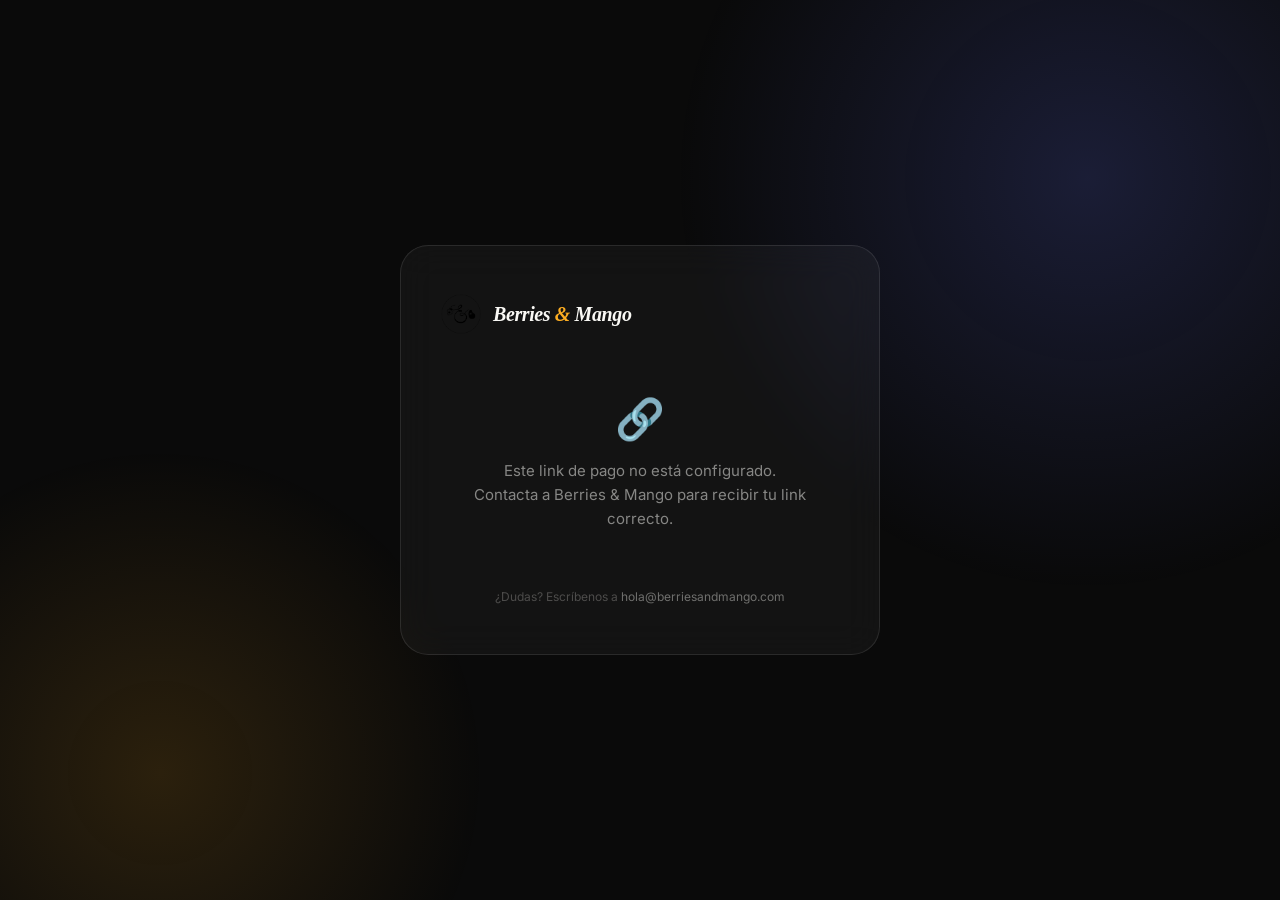
<file: pago.html>
<!DOCTYPE html>
<html lang="es-MX">
<head>
    <meta charset="UTF-8">
    <meta name="viewport" content="width=device-width, initial-scale=1.0">
    <title>Pago — Berries &amp; Mango</title>
    <meta name="robots" content="noindex, nofollow">

    <link rel="icon" type="image/png" sizes="192x192" href="assets/images/favicon-192.png">
    <link rel="stylesheet" href="Fonts/fonts.css">

    <style>
        :root {
            --color-cream:  #faf9f5;
            --color-ink:    #0a0a0a;
            --color-mango:  #fcad22;
            --color-pink:   #ec2e7c;
            --color-violet: #6776ff;
            --color-mint:   #6ed6a8;
            --ease: cubic-bezier(0.22, 1, 0.36, 1);
        }

        *, *::before, *::after { box-sizing: border-box; margin: 0; padding: 0; }

        html, body {
            min-height: 100%;
            background: var(--color-ink);
            color: var(--color-cream);
            font-family: 'Satoshi', 'Inter', system-ui, sans-serif;
            -webkit-font-smoothing: antialiased;
        }

        /* ── Background blob ── */
        .bg-blob {
            position: fixed;
            inset: 0;
            z-index: 0;
            pointer-events: none;
            overflow: hidden;
        }
        .bg-blob::before {
            content: "";
            position: absolute;
            top: -30%;
            right: -20%;
            width: 70vmax;
            height: 70vmax;
            border-radius: 50%;
            background: radial-gradient(circle, var(--color-violet) 0%, transparent 65%);
            opacity: 0.18;
            animation: blob 14s ease-in-out infinite alternate;
        }
        .bg-blob::after {
            content: "";
            position: absolute;
            bottom: -25%;
            left: -15%;
            width: 55vmax;
            height: 55vmax;
            border-radius: 50%;
            background: radial-gradient(circle, var(--color-mango) 0%, transparent 65%);
            opacity: 0.14;
            animation: blob 18s ease-in-out infinite alternate-reverse;
        }
        @keyframes blob {
            0%   { transform: translate(0,0) scale(1); }
            33%  { transform: translate(40px,-60px) scale(1.08); }
            66%  { transform: translate(-30px,40px) scale(0.94); }
            100% { transform: translate(20px,20px) scale(1.04); }
        }

        /* ── Layout ── */
        .page {
            position: relative;
            z-index: 1;
            min-height: 100svh;
            display: grid;
            place-items: center;
            padding: 48px 20px;
        }

        .card {
            width: 100%;
            max-width: 480px;
            background: rgba(255,255,255,0.04);
            border: 1px solid rgba(255,255,255,0.10);
            border-radius: 28px;
            padding: 48px 40px;
            backdrop-filter: blur(18px);
            -webkit-backdrop-filter: blur(18px);
            animation: card-in 600ms var(--ease) both;
        }
        @keyframes card-in {
            from { opacity: 0; transform: translateY(32px); }
            to   { opacity: 1; transform: translateY(0); }
        }

        /* ── Logo ── */
        .logo-wrap {
            display: flex;
            align-items: center;
            gap: 12px;
            margin-bottom: 40px;
        }
        .logo-wrap img {
            height: 40px;
            width: auto;
            display: block;
        }
        .logo-name {
            font-family: 'Playfair Display', 'Georgia', serif;
            font-style: italic;
            font-size: 20px;
            font-weight: 600;
            letter-spacing: -0.02em;
            color: var(--color-cream);
            line-height: 1;
        }
        .logo-name em {
            color: var(--color-mango);
            font-style: italic;
        }

        /* ── Divider ── */
        .divider {
            height: 1px;
            background: rgba(255,255,255,0.10);
            margin: 28px 0;
        }

        /* ── Label ── */
        .label {
            font-size: 11px;
            letter-spacing: 0.14em;
            text-transform: uppercase;
            color: rgba(250,249,245,0.45);
            font-family: 'JetBrains Mono', 'Fira Mono', monospace;
            margin-bottom: 6px;
        }

        /* ── Client info ── */
        .info-row {
            margin-bottom: 20px;
        }
        .info-value {
            font-size: 17px;
            color: var(--color-cream);
            font-weight: 500;
            line-height: 1.3;
        }

        /* ── Amount ── */
        .amount-block {
            background: rgba(252, 173, 34, 0.08);
            border: 1px solid rgba(252,173,34,0.25);
            border-radius: 16px;
            padding: 20px 24px;
            margin: 28px 0;
            display: flex;
            align-items: baseline;
            gap: 8px;
        }
        .amount-currency {
            font-family: 'JetBrains Mono', 'Fira Mono', monospace;
            font-size: 18px;
            color: var(--color-mango);
            opacity: 0.7;
        }
        .amount-value {
            font-family: 'Playfair Display', 'Georgia', serif;
            font-size: 48px;
            font-weight: 700;
            color: var(--color-mango);
            letter-spacing: -0.03em;
            line-height: 1;
        }
        .amount-currency-label {
            font-size: 14px;
            color: rgba(252,173,34,0.6);
            font-family: 'JetBrains Mono', 'Fira Mono', monospace;
            letter-spacing: 0.08em;
        }

        /* ── CTA button ── */
        .pay-btn {
            display: flex;
            align-items: center;
            justify-content: center;
            gap: 12px;
            width: 100%;
            padding: 18px 28px;
            background: var(--color-mango);
            color: var(--color-ink);
            border: none;
            border-radius: 999px;
            font-family: inherit;
            font-size: 17px;
            font-weight: 700;
            letter-spacing: -0.01em;
            cursor: pointer;
            text-decoration: none;
            transition: transform 200ms var(--ease),
                        box-shadow 200ms var(--ease),
                        background 200ms var(--ease);
            box-shadow: 0 12px 32px -8px rgba(252,173,34,0.45);
            margin-top: 32px;
        }
        .pay-btn:hover {
            background: #ffc03d;
            transform: translateY(-2px);
            box-shadow: 0 18px 40px -10px rgba(252,173,34,0.6);
        }
        .pay-btn:active {
            transform: translateY(0);
        }
        .pay-btn svg {
            width: 20px;
            height: 20px;
            flex-shrink: 0;
        }

        /* ── Stripe badge ── */
        .stripe-note {
            display: flex;
            align-items: center;
            justify-content: center;
            gap: 8px;
            margin-top: 20px;
            font-size: 12px;
            color: rgba(250,249,245,0.35);
            font-family: 'JetBrains Mono', 'Fira Mono', monospace;
            letter-spacing: 0.06em;
        }
        .stripe-note svg {
            width: 36px;
            height: 15px;
            opacity: 0.4;
        }

        /* ── Error state ── */
        .error-state {
            text-align: center;
            padding: 20px 0;
        }
        .error-state .error-icon {
            font-size: 40px;
            margin-bottom: 16px;
        }
        .error-state p {
            color: rgba(250,249,245,0.5);
            font-size: 15px;
            line-height: 1.6;
        }

        /* ── Footer ── */
        .card-footer {
            margin-top: 36px;
            text-align: center;
            font-size: 12px;
            color: rgba(250,249,245,0.25);
            line-height: 1.6;
        }
        .card-footer a {
            color: rgba(250,249,245,0.4);
            text-decoration: none;
        }
        .card-footer a:hover { color: var(--color-cream); }

        @media (max-width: 520px) {
            .card { padding: 36px 24px; border-radius: 22px; }
            .amount-value { font-size: 38px; }
        }
    </style>
</head>
<body>

<div class="bg-blob"></div>

<main class="page">
    <div class="card">

        <!-- Logo -->
        <div class="logo-wrap">
            <img src="assets/images/logo-symbol.png" alt="Berries &amp; Mango">
            <span class="logo-name">Berries <em>&</em> Mango</span>
        </div>

        <div id="content">
            <!-- Filled by JS -->
        </div>

        <div class="card-footer">
            ¿Dudas? Escríbenos a
            <a href="mailto:hola@berriesandmango.com">hola@berriesandmango.com</a>
        </div>
    </div>
</main>

<script>
(function () {
    function escHtml(str) {
        return String(str)
            .replace(/&/g,'&amp;').replace(/</g,'&lt;')
            .replace(/>/g,'&gt;').replace(/"/g,'&quot;');
    }

    function safeStripeLink(str) {
        return /^https:\/\/(buy|checkout|link)\.stripe\.com\//.test(String(str)) ? str : '#';
    }

    const params   = new URLSearchParams(location.search);
    const cliente  = params.get('cliente')  || '';
    const concepto = params.get('concepto') || '';
    const monto    = params.get('monto')    || '';
    const link     = params.get('link')     || '';
    const moneda   = params.get('moneda')   || 'MXN';
    const el       = document.getElementById('content');

    if (!link) {
        el.innerHTML = `
            <div class="error-state">
                <div class="error-icon">🔗</div>
                <p>Este link de pago no está configurado.<br>
                   Contacta a Berries &amp; Mango para recibir tu link correcto.</p>
            </div>`;
        return;
    }

    const fmt = monto
        ? Number(monto).toLocaleString('es-MX', { minimumFractionDigits: 0, maximumFractionDigits: 2 })
        : '—';

    el.innerHTML = `
        ${concepto ? `<div class="info-row"><div class="label">Concepto</div><div class="info-value">${escHtml(concepto)}</div></div>` : ''}
        ${cliente  ? `<div class="info-row"><div class="label">Cliente</div><div class="info-value">${escHtml(cliente)}</div></div>` : ''}
        ${(concepto || cliente) ? '<div class="divider"></div>' : ''}

        <div class="label">Total a pagar</div>
        <div class="amount-block">
            <span class="amount-currency">$</span>
            <span class="amount-value">${escHtml(fmt)}</span>
            <span class="amount-currency-label">${escHtml(moneda)}</span>
        </div>

        <a class="pay-btn" href="${safeStripeLink(link)}" target="_blank" rel="noopener noreferrer">
            <svg viewBox="0 0 20 20" fill="none" aria-hidden="true">
                <rect x="1" y="4" width="18" height="13" rx="2.5" stroke="currentColor" stroke-width="1.6"/>
                <path d="M1 8h18" stroke="currentColor" stroke-width="1.6"/>
                <path d="M5 12h4" stroke="currentColor" stroke-width="1.6" stroke-linecap="round"/>
            </svg>
            Pagar ahora
        </a>

        <div class="stripe-note">
            Pago seguro procesado por
            <svg viewBox="0 0 60 25" fill="none" xmlns="http://www.w3.org/2000/svg" aria-label="Stripe">
                <path d="M5.45 9.62c0-.77.63-1.07 1.67-1.07 1.49 0 3.38.46 4.87 1.27V5.87A12.9 12.9 0 007.12 5C3.87 5 1.7 6.65 1.7 9.82c0 4.93 6.78 4.14 6.78 6.26 0 .91-.79 1.2-1.9 1.2-1.64 0-3.74-.67-5.39-1.58v3.99c1.83.79 3.69 1.12 5.39 1.12 3.33 0 5.63-1.61 5.63-4.83-.02-5.32-6.76-4.37-6.76-6.36zm14.47-7.09L16.55 3l-.08 13.55h3.7L20.25 3l-.33-.47zM24.54 7.9l-.24-1.52h-3.18l.01 14.26h3.71v-7.67c.88-1.14 2.36-0.93 2.82-.78V8.98c-.47-.17-2.2-.48-3.12-.08zm7.67-4.45l-3.67.77v2.96l3.67-.77V3.45zm-3.67 3.93h3.67v13.26h-3.67V7.38zm12.4-.6c-1.44 0-2.37.68-2.88 1.14l-.19-.9H34.6v17.77l3.7-.78V22.6c.53.38 1.31.93 2.6.93 2.62 0 5.01-2.09 5.01-6.73-.01-4.27-2.42-6.02-5.01-6.02zm-.88 9.25c-.87 0-1.38-.31-1.74-.69l-.01-5.44c.39-.43.92-.73 1.75-.73 1.34 0 2.26 1.5 2.26 3.42 0 1.97-.91 3.44-2.26 3.44zm13.04-9.25c-3.54 0-5.67 2.97-5.67 6.74 0 4.44 2.51 6.71 6.13 6.71 1.76 0 3.09-.4 4.09-1.06V17.3c-1 .5-2.14.77-3.59.77-1.42 0-2.68-.5-2.84-2.24h7.17c.02-.2.04-.98.04-1.38 0-3.63-1.82-6.67-5.33-6.67zm-2 5.29c.17-1.67 1.12-2.36 2.03-2.36.94 0 1.82.7 1.86 2.36h-3.89z" fill="currentColor"/>
            </svg>
        </div>
    `;
})();
</script>

</body>
</html>
</file>
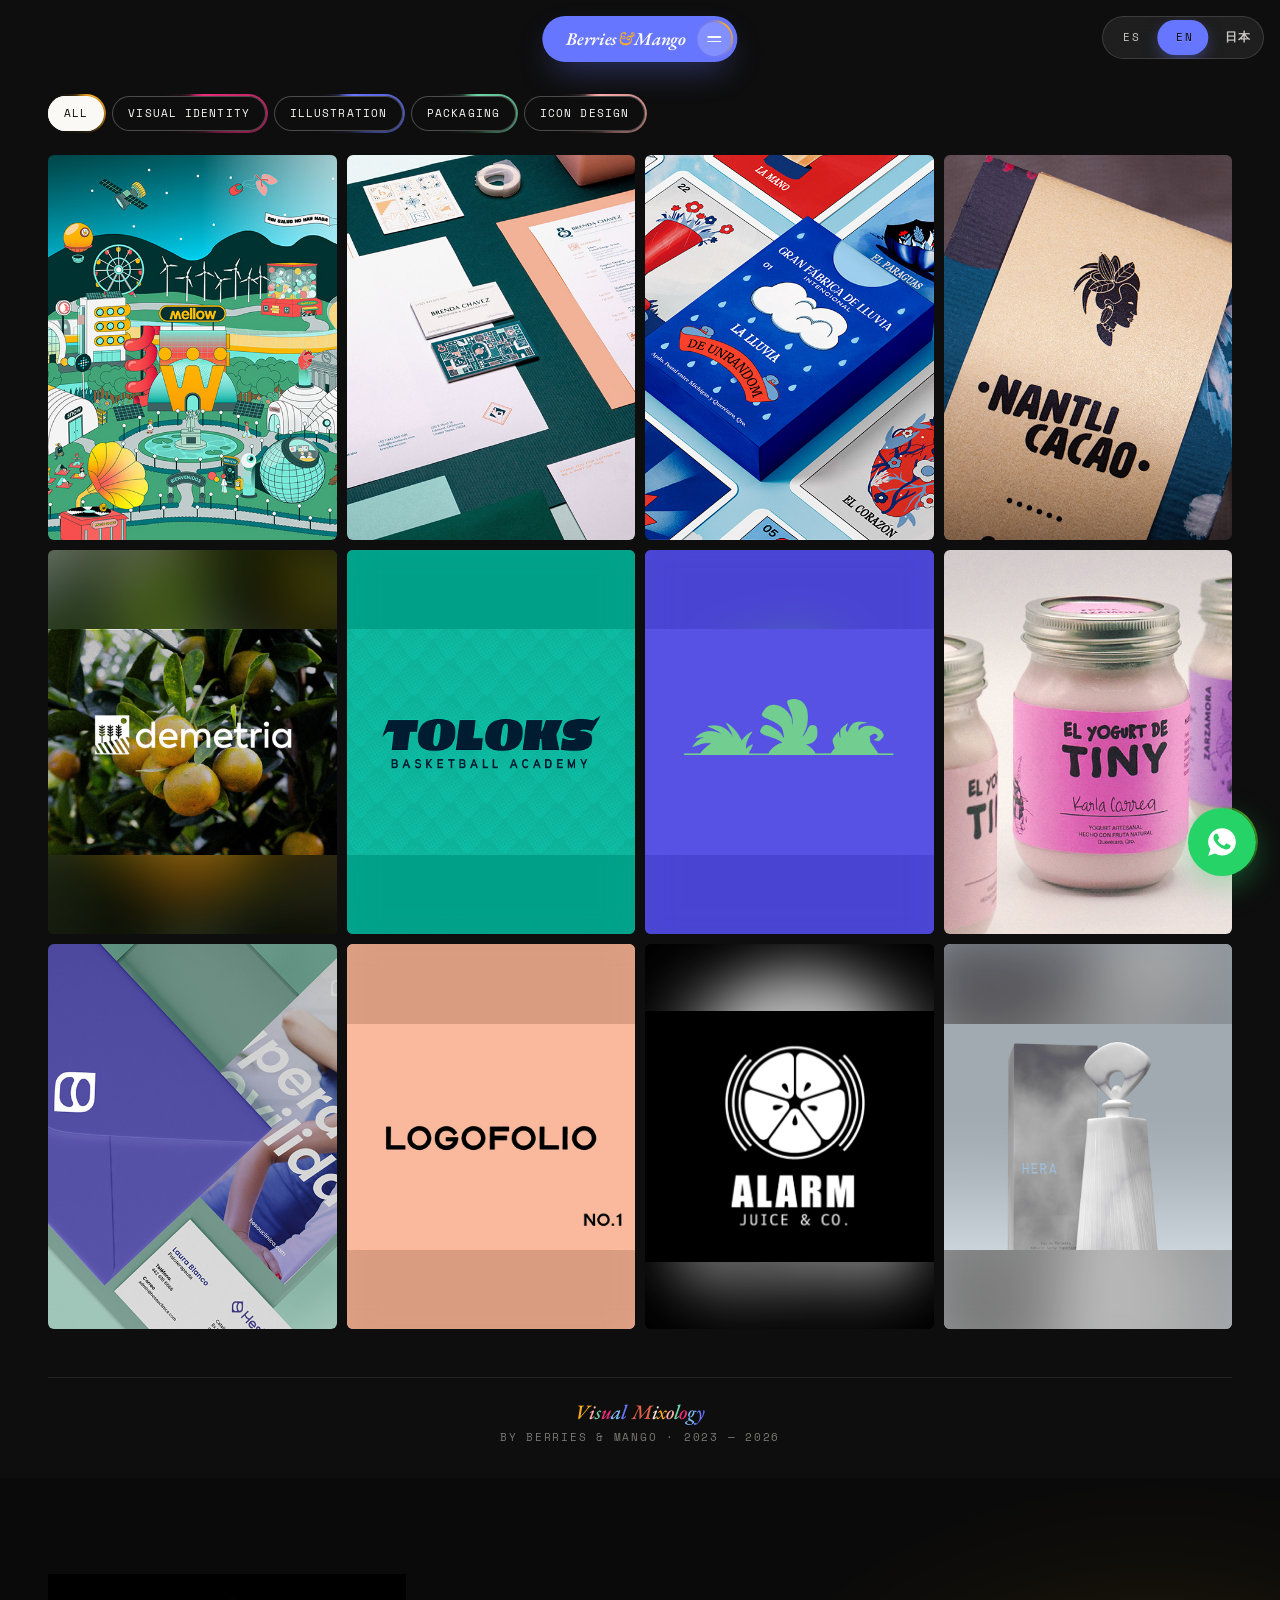
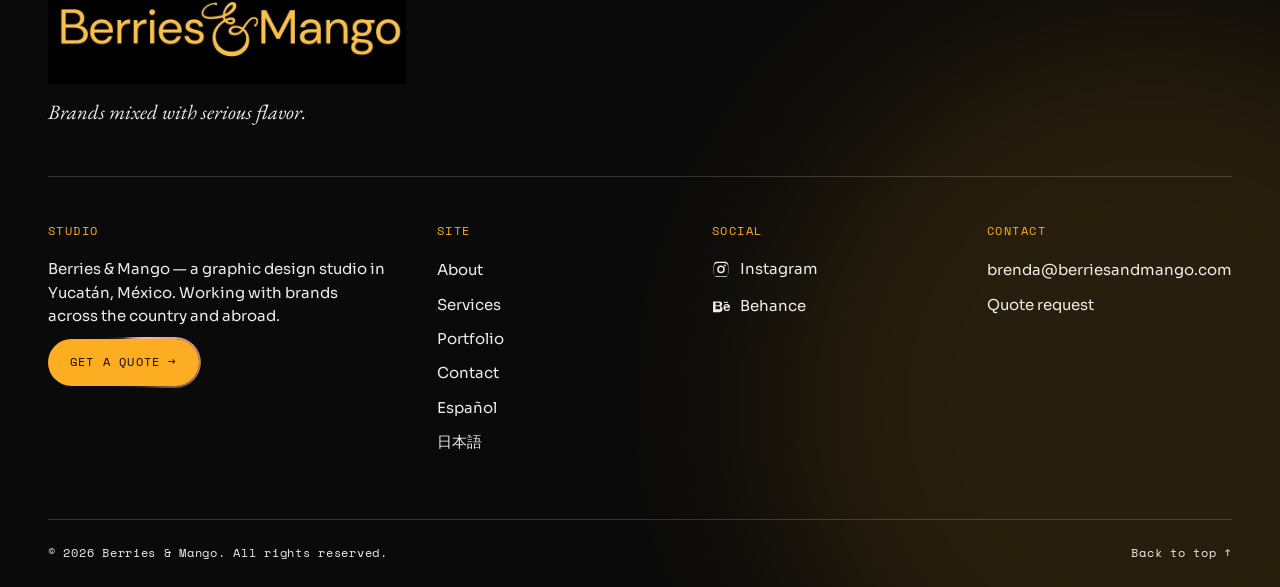
<file: portfolio.html>
<!DOCTYPE html>
<html lang="es-MX">
<head>
    <!-- Google tag (gtag.js) -->
    <script async src="https://www.googletagmanager.com/gtag/js?id=G-4Z7M8RE13K"></script>
    <script>
      window.dataLayer = window.dataLayer || [];
      function gtag(){dataLayer.push(arguments);}
      gtag('js', new Date());

      gtag('config', 'G-4Z7M8RE13K');

      // Key actions: WhatsApp, email and jumps to the web studio site
      document.addEventListener('click', function (e) {
        var t = e.target;
        var a = t.closest && t.closest('a[href]');
        var href = a ? a.href : '';
        if (/wa\.me\//.test(href)) {
          gtag('event', 'whatsapp_click', { link_url: href, link_text: (a.textContent || '').trim().slice(0, 60) });
        } else if (/^mailto:/.test(href)) {
          gtag('event', 'email_click', { link_url: href });
        } else if (location.hostname !== 'web.berriesandmango.com' &&
                   (/^https:\/\/web\.berriesandmango\.com/.test(href) || (t.closest && t.closest('[data-web-row]')))) {
          gtag('event', 'web_studio_click', { link_url: href || 'https://web.berriesandmango.com' });
        }
      }, true);
    </script>
    <meta charset="UTF-8">
    <meta name="viewport" content="width=device-width, initial-scale=1.0, viewport-fit=cover">

    <!-- Language detection: ES default, ja (or Asia/Tokyo) → /jp/, others → /en/ -->
    <script>
    (function(){try{
        if(localStorage.getItem('bm-lang')==='es') return;
        var langs=(navigator.languages||[navigator.language||'es']).map(function(l){return (l||'').slice(0,2).toLowerCase()});
        var tz='';try{tz=Intl.DateTimeFormat().resolvedOptions().timeZone||'';}catch(e){}
        var inJapan = tz === 'Asia/Tokyo' || langs.some(function(l){return l==='ja';});
        if(inJapan) { location.replace('/jp/portfolio.html' + (location.hash||'')); return; }
        if(langs.some(function(l){return l==='es'||l==='pt'||l==='ca'||l==='gl';})) return;
        location.replace('/en/portfolio.html' + (location.hash||''));
    }catch(e){}})();
    </script>

    <!-- ============== PRIMARY SEO ============== -->
    <title>Portafolio — Berries &amp; Mango | Estudio de diseño gráfico en Yucatán, México</title>
    <meta name="description" content="Portafolio de Berries &amp; Mango, estudio de diseño gráfico en Yucatán: identidad visual, branding, empaque, ilustración y desarrollo web para marcas de todo México.">
    <meta name="keywords" content="portafolio diseño gráfico México, portafolio Yucatán, proyectos branding México, identidad visual ejemplos México, diseño empaque clientes, ilustración mexicana, portafolio Berries and Mango, Brenda Chavez portfolio, diseño web México, packaging design México">
    <meta name="author" content="Berries &amp; Mango">
    <meta name="robots" content="index, follow, max-image-preview:large, max-snippet:-1">
    <meta name="googlebot" content="index, follow">
    <meta name="theme-color" content="#0e0e0e">
    <meta name="color-scheme" content="dark">

    <link rel="canonical" href="https://berriesandmango.com/portfolio.html">
    <link rel="alternate" hreflang="es-MX" href="https://berriesandmango.com/portfolio.html">
    <link rel="alternate" hreflang="es" href="https://berriesandmango.com/portfolio.html">
    <link rel="alternate" hreflang="en" href="https://berriesandmango.com/en/portfolio.html">
    <link rel="alternate" hreflang="ja" href="https://berriesandmango.com/jp/portfolio.html">
    <link rel="alternate" hreflang="x-default" href="https://berriesandmango.com/portfolio.html">

    <!-- Geo targeting -->
    <meta name="geo.region" content="MX-YUC">
    <meta name="geo.placename" content="Mérida, Yucatán, México">

    <!-- ============== OPEN GRAPH ============== -->
    <meta property="og:type" content="website">
    <meta property="og:site_name" content="Berries &amp; Mango">
    <meta property="og:title" content="Portafolio — Berries &amp; Mango">
    <meta property="og:description" content="Proyectos de identidad visual, branding, empaque, ilustración y diseño web del estudio Berries &amp; Mango.">
    <meta property="og:url" content="https://berriesandmango.com/portfolio.html">
    <meta property="og:locale" content="es_MX">
    <meta property="og:locale:alternate" content="es_ES">
    <meta property="og:image" content="https://berriesandmango.com/assets/images/hero-visual-mixology-clean.png">
    <meta property="og:image:width" content="2724">
    <meta property="og:image:height" content="1292">
    <meta property="og:image:alt" content="Portafolio Berries &amp; Mango — proyectos de diseño">

    <!-- ============== TWITTER CARDS ============== -->
    <meta name="twitter:card" content="summary_large_image">
    <meta name="twitter:site" content="@berriesnmango">
    <meta name="twitter:creator" content="@berriesnmango">
    <meta name="twitter:title" content="Portafolio — Berries &amp; Mango">
    <meta name="twitter:description" content="Proyectos de identidad visual, empaque, ilustración y web del estudio Berries &amp; Mango.">
    <meta name="twitter:image" content="https://berriesandmango.com/assets/images/hero-visual-mixology-clean.png">

    <!-- ============== ICONS ============== -->
    <link rel="icon" type="image/png" sizes="192x192" href="assets/images/favicon-192.png">
    <link rel="apple-touch-icon" href="assets/images/favicon-192.png">
    <link rel="manifest" href="/site.webmanifest">
    <meta name="apple-mobile-web-app-title" content="B&amp;M Portfolio">

    <!-- ============== PERFORMANCE HINTS ============== -->
    <link rel="preload" as="fetch" href="assets/jsons/projects.json" crossorigin>
    <link rel="preload" as="style" href="styles.css">

    <link rel="stylesheet" href="styles.css">

    <!-- ============== STRUCTURED DATA — Breadcrumb + CollectionPage ============== -->
    <script type="application/ld+json">
    {
      "@context": "https://schema.org",
      "@type": "BreadcrumbList",
      "itemListElement": [
        { "@type": "ListItem", "position": 1, "name": "Inicio", "item": "https://berriesandmango.com/" },
        { "@type": "ListItem", "position": 2, "name": "Portafolio", "item": "https://berriesandmango.com/portfolio.html" }
      ]
    }
    </script>

    <script type="application/ld+json">
    {
      "@context": "https://schema.org",
      "@type": "CollectionPage",
      "@id": "https://berriesandmango.com/portfolio.html#collection",
      "name": "Portafolio Berries & Mango",
      "description": "Selección de proyectos de identidad visual, branding, empaque, ilustración y diseño web.",
      "inLanguage": "es-MX",
      "isPartOf": { "@id": "https://berriesandmango.com/#website" },
      "about": { "@id": "https://berriesandmango.com/#organization" }
    }
    </script>

    <!-- Per-project CreativeWork list (injected at runtime by scripts/portfolio.js) -->
    <script type="application/ld+json" id="projects-ld">{ }</script>
</head>
<body class="page page--dark">

    <div class="page__wrap">

        <!-- ============== FLOATING LANG SWITCHER (always visible top-right) ============== -->
        <div class="lang-float">
            <div class="lang" style="--lang-count: 3; --lang-pos: 0;" data-active="es" role="group" aria-label="Cambiar idioma">
                <a class="lang__opt is-active" href="/portfolio.html" data-lang-switch="es" aria-current="true">ES</a>
                <a class="lang__opt" href="/en/portfolio.html" data-lang-switch="en" aria-label="Switch to English">EN</a>
                <a class="lang__opt lang__opt--ja" href="/jp/portfolio.html" data-lang-switch="ja" aria-label="日本語に切替">日本</a>
            </div>
        </div>

        <!-- ============== FLOATING MENU ============== -->
        <nav class="menu" data-menu aria-label="Navegación principal">
            <a class="menu__brand" href="index.html" aria-label="Berries &amp; Mango — Inicio">
                Berries <em>&amp;</em> Mango
            </a>
            <button class="menu__toggle glow glow--mango" type="button" data-menu-toggle aria-label="Abrir menú" aria-expanded="false">
                <span class="menu__toggle-icon" aria-hidden="true"></span>
            </button>
        </nav>

        <div class="menu__overlay" data-menu-overlay aria-hidden="true">
            <ul class="menu__list">
                <li><a class="menu__link" href="index.html">Inicio</a></li>
                <li><a class="menu__link" href="index.html#conoce">Conoce</a></li>
                <li><a class="menu__link" href="index.html#servicios">Servicios</a></li>
                <li><a class="menu__link" href="portfolio.html" aria-current="page">Portfolio</a></li>
                <li><a class="menu__link" href="index.html#encuentra">Encuéntranos</a></li>
                <li><a class="menu__link" href="https://web.berriesandmango.com" target="_blank" rel="noopener noreferrer">Desarrollo Web</a></li>
            </ul>

            <div class="lang" style="--lang-count: 3; --lang-pos: 0;" data-active="es" role="group" aria-label="Cambiar idioma">
                <a class="lang__opt is-active" href="/portfolio.html" data-lang-switch="es" aria-current="true">ES</a>
                <a class="lang__opt" href="/en/portfolio.html" data-lang-switch="en" aria-label="Switch to English">EN</a>
                <a class="lang__opt lang__opt--ja" href="/jp/portfolio.html" data-lang-switch="ja" aria-label="日本語に切替">日本</a>
            </div>
            <div class="menu__social">
                <a class="social-link" href="https://instagram.com/berriesnmango" target="_blank" rel="noopener" aria-label="Instagram — Berries &amp; Mango">
                    <svg class="social-link__icon" viewBox="0 0 24 24" aria-hidden="true">
                        <path d="M12 2.2c3.2 0 3.6 0 4.85.07 1.17.05 1.8.25 2.23.41.56.22.96.48 1.38.9.42.42.68.82.9 1.38.16.42.36 1.06.41 2.23.06 1.27.07 1.65.07 4.85s0 3.58-.07 4.85c-.05 1.17-.25 1.8-.41 2.23-.22.56-.48.96-.9 1.38-.42.42-.82.68-1.38.9-.42.16-1.06.36-2.23.41-1.27.06-1.65.07-4.85.07s-3.58 0-4.85-.07c-1.17-.05-1.8-.25-2.23-.41a3.7 3.7 0 0 1-1.38-.9 3.7 3.7 0 0 1-.9-1.38c-.16-.42-.36-1.06-.41-2.23C2.2 15.58 2.2 15.2 2.2 12s0-3.58.07-4.85c.05-1.17.25-1.8.41-2.23.22-.56.48-.96.9-1.38.42-.42.82-.68 1.38-.9.42-.16 1.06-.36 2.23-.41C8.42 2.2 8.8 2.2 12 2.2Zm0 1.95c-3.15 0-3.5 0-4.74.06-1.07.05-1.65.23-2.04.38-.51.2-.88.44-1.27.83-.39.39-.63.76-.83 1.27-.15.39-.33.97-.38 2.04-.06 1.24-.06 1.6-.06 4.74s0 3.5.06 4.74c.05 1.07.23 1.65.38 2.04.2.51.44.88.83 1.27.39.39.76.63 1.27.83.39.15.97.33 2.04.38 1.24.06 1.6.06 4.74.06s3.5 0 4.74-.06c1.07-.05 1.65-.23 2.04-.38.51-.2.88-.44 1.27-.83.39-.39.63-.76.83-1.27.15-.39.33-.97.38-2.04.06-1.24.06-1.6.06-4.74s0-3.5-.06-4.74c-.05-1.07-.23-1.65-.38-2.04a3.4 3.4 0 0 0-.83-1.27 3.4 3.4 0 0 0-1.27-.83c-.39-.15-.97-.33-2.04-.38-1.24-.06-1.6-.06-4.74-.06Zm0 3.32a5.03 5.03 0 1 1 0 10.06 5.03 5.03 0 0 1 0-10.06Zm0 1.95a3.08 3.08 0 1 0 0 6.16 3.08 3.08 0 0 0 0-6.16Zm5.25-3.27a1.18 1.18 0 1 1 0 2.36 1.18 1.18 0 0 1 0-2.36Z" fill="currentColor"/>
                    </svg>
                    <span>Instagram</span>
                </a>
                <a class="social-link" href="https://www.behance.net/berriesnmango" target="_blank" rel="noopener" aria-label="Behance — Berries &amp; Mango">
                    <svg class="social-link__icon" viewBox="0 0 24 24" aria-hidden="true">
                        <path d="M9.86 5.4c.7 0 1.34.07 1.92.2.58.14 1.07.36 1.48.66.4.3.72.7.94 1.2.22.5.33 1.1.33 1.83 0 .79-.18 1.45-.54 1.97-.36.52-.89.95-1.6 1.27.95.27 1.66.75 2.13 1.43.47.68.7 1.5.7 2.47 0 .78-.15 1.46-.46 2.02-.3.56-.71 1.02-1.23 1.38-.51.36-1.1.62-1.77.79-.66.16-1.34.24-2.04.24H1.5V5.4h8.36Zm-.5 5.5c.58 0 1.06-.14 1.43-.41.37-.27.56-.71.56-1.32 0-.34-.06-.62-.18-.84a1.3 1.3 0 0 0-.5-.52 2.16 2.16 0 0 0-.7-.27 4.2 4.2 0 0 0-.83-.08H5.18v3.44h4.18Zm.23 5.77c.32 0 .63-.03.92-.1.29-.06.55-.17.77-.32.22-.15.4-.35.53-.6.13-.25.2-.58.2-.97 0-.78-.22-1.34-.66-1.67-.44-.34-1.02-.51-1.74-.51H5.18v4.17h4.41ZM18.83 16.7c.5.5 1.22.74 2.16.74.68 0 1.26-.17 1.75-.51.49-.34.79-.7.9-1.08h2.32c-.37 1.16-.94 1.98-1.7 2.47-.76.49-1.69.74-2.78.74-.76 0-1.44-.12-2.05-.36a4.45 4.45 0 0 1-1.55-1.02 4.55 4.55 0 0 1-.97-1.6 5.84 5.84 0 0 1-.34-2.02c0-.72.12-1.4.35-2.02.23-.62.55-1.16.97-1.61.42-.46.93-.81 1.52-1.07.6-.26 1.26-.39 1.98-.39.81 0 1.51.16 2.12.47.6.32 1.1.74 1.5 1.27.4.53.69 1.13.86 1.81.18.68.24 1.4.18 2.14h-6.74c0 .77.27 1.49.78 1.99Zm3.76-5.34a2 2 0 0 0-1.57-.6c-.43 0-.79.07-1.07.22-.29.15-.52.33-.7.55-.18.22-.3.45-.36.7a3.2 3.2 0 0 0-.13.62h4.16c-.06-.66-.27-1.16-.66-1.5Z" fill="currentColor"/>
                        <path d="M17.5 6h5.5v1.5h-5.5z" fill="currentColor"/>
                    </svg>
                    <span>Behance</span>
                </a>
            </div>
        </div>

        <main class="page__main">

            <!-- ============== PORTFOLIO GRID ============== -->
            <section class="portfolio" aria-labelledby="portfolio-title">
                <div class="portfolio__inner">

                    <h1 id="portfolio-title" class="visually-hidden">
                        Portafolio de Berries &amp; Mango — estudio de diseño gráfico en Yucatán, México. Proyectos de identidad visual, branding, empaque, ilustración y diseño web para clientes en todo el país.
                    </h1>

                    <div class="portfolio__filters" data-filters>
                        <!-- Populated by scripts/portfolio.js -->
                    </div>

                    <ul class="portfolio__grid" data-portfolio>
                        <!-- Populated by scripts/portfolio.js from assets/jsons/projects.json -->
                    </ul>

                    <div class="portfolio__credit">
                        <span class="portfolio__credit-mark" data-color-mix>Visual Mixology</span>
                        <span class="portfolio__credit-by">by Berries &amp; Mango · 2023 — 2026</span>
                    </div>

                </div>
            </section>

        </main>

        <!-- ============== FOOTER ============== -->
        <footer class="footer">
            <div class="footer__hero">
                <img class="footer__logo" src="assets/images/logo-wordmark.png" alt="Berries &amp; Mango">
                <p class="footer__tagline">Marcas hechas con mucho sabor.</p>
            </div>

            <div class="footer__inner">
                <div class="footer__col footer__col--brand">
                    <h4 class="footer__col-title">Estudio</h4>
                    <p class="footer__link">Berries &amp; Mango — estudio de diseño gráfico en Yucatán, México. Trabajamos con marcas en todo el país y el extranjero.</p>
                    <a class="footer__cta glow glow--coral" style="--glow-delay:.3s" href="https://wa.me/529993946353?text=Hola%2C%20me%20gustar%C3%ADa%20recibir%20informaci%C3%B3n%20sobre%20los%20servicios%20de%20Berries%20%26%20Mango." target="_blank" rel="noopener noreferrer" data-magnetic="0.25">Cotizar proyecto →</a>
                </div>

                <div class="footer__col">
                    <h4 class="footer__col-title">Sitio</h4>
                    <ul class="footer__list">
                        <li><a class="footer__link" href="index.html#conoce">Conoce</a></li>
                        <li><a class="footer__link" href="index.html#servicios">Servicios</a></li>
                        <li><a class="footer__link" href="portfolio.html">Showcase</a></li>
                        <li><a class="footer__link" href="index.html#encuentra">Encuéntranos</a></li>
                        <li><a class="footer__link" href="/en/portfolio.html" data-lang-switch="en">English</a></li>
                        <li><a class="footer__link" href="/jp/portfolio.html" data-lang-switch="ja">日本語</a></li>
                    </ul>
                </div>

                <div class="footer__col">
                    <h4 class="footer__col-title">Social</h4>
                    <ul class="footer__list">
                        <li>
                            <a class="footer__link footer__link--social" href="https://instagram.com/berriesnmango" target="_blank" rel="noopener" aria-label="Instagram">
                                <svg viewBox="0 0 24 24" class="footer__icon" aria-hidden="true"><path d="M12 2.2c3.2 0 3.6 0 4.85.07 1.17.05 1.8.25 2.23.41.56.22.96.48 1.38.9.42.42.68.82.9 1.38.16.42.36 1.06.41 2.23.06 1.27.07 1.65.07 4.85s0 3.58-.07 4.85c-.05 1.17-.25 1.8-.41 2.23-.22.56-.48.96-.9 1.38-.42.42-.82.68-1.38.9-.42.16-1.06.36-2.23.41-1.27.06-1.65.07-4.85.07s-3.58 0-4.85-.07c-1.17-.05-1.8-.25-2.23-.41a3.7 3.7 0 0 1-1.38-.9 3.7 3.7 0 0 1-.9-1.38c-.16-.42-.36-1.06-.41-2.23C2.2 15.58 2.2 15.2 2.2 12s0-3.58.07-4.85c.05-1.17.25-1.8.41-2.23.22-.56.48-.96.9-1.38.42-.42.82-.68 1.38-.9.42-.16 1.06-.36 2.23-.41C8.42 2.2 8.8 2.2 12 2.2Zm0 1.95c-3.15 0-3.5 0-4.74.06-1.07.05-1.65.23-2.04.38-.51.2-.88.44-1.27.83-.39.39-.63.76-.83 1.27-.15.39-.33.97-.38 2.04-.06 1.24-.06 1.6-.06 4.74s0 3.5.06 4.74c.05 1.07.23 1.65.38 2.04.2.51.44.88.83 1.27.39.39.76.63 1.27.83.39.15.97.33 2.04.38 1.24.06 1.6.06 4.74.06s3.5 0 4.74-.06c1.07-.05 1.65-.23 2.04-.38.51-.2.88-.44 1.27-.83.39-.39.63-.76.83-1.27.15-.39.33-.97.38-2.04.06-1.24.06-1.6.06-4.74s0-3.5-.06-4.74c-.05-1.07-.23-1.65-.38-2.04a3.4 3.4 0 0 0-.83-1.27 3.4 3.4 0 0 0-1.27-.83c-.39-.15-.97-.33-2.04-.38-1.24-.06-1.6-.06-4.74-.06Zm0 3.32a5.03 5.03 0 1 1 0 10.06 5.03 5.03 0 0 1 0-10.06Zm0 1.95a3.08 3.08 0 1 0 0 6.16 3.08 3.08 0 0 0 0-6.16Zm5.25-3.27a1.18 1.18 0 1 1 0 2.36 1.18 1.18 0 0 1 0-2.36Z" fill="currentColor"/></svg>
                                Instagram
                            </a>
                        </li>
                        <li>
                            <a class="footer__link footer__link--social" href="https://www.behance.net/berriesnmango" target="_blank" rel="noopener" aria-label="Behance">
                                <svg viewBox="0 0 24 24" class="footer__icon" aria-hidden="true"><path d="M9.86 5.4c.7 0 1.34.07 1.92.2.58.14 1.07.36 1.48.66.4.3.72.7.94 1.2.22.5.33 1.1.33 1.83 0 .79-.18 1.45-.54 1.97-.36.52-.89.95-1.6 1.27.95.27 1.66.75 2.13 1.43.47.68.7 1.5.7 2.47 0 .78-.15 1.46-.46 2.02-.3.56-.71 1.02-1.23 1.38-.51.36-1.1.62-1.77.79-.66.16-1.34.24-2.04.24H1.5V5.4h8.36Zm-.5 5.5c.58 0 1.06-.14 1.43-.41.37-.27.56-.71.56-1.32 0-.34-.06-.62-.18-.84a1.3 1.3 0 0 0-.5-.52 2.16 2.16 0 0 0-.7-.27 4.2 4.2 0 0 0-.83-.08H5.18v3.44h4.18Zm.23 5.77c.32 0 .63-.03.92-.1.29-.06.55-.17.77-.32.22-.15.4-.35.53-.6.13-.25.2-.58.2-.97 0-.78-.22-1.34-.66-1.67-.44-.34-1.02-.51-1.74-.51H5.18v4.17h4.41ZM18.83 16.7c.5.5 1.22.74 2.16.74.68 0 1.26-.17 1.75-.51.49-.34.79-.7.9-1.08h2.32c-.37 1.16-.94 1.98-1.7 2.47-.76.49-1.69.74-2.78.74-.76 0-1.44-.12-2.05-.36a4.45 4.45 0 0 1-1.55-1.02 4.55 4.55 0 0 1-.97-1.6 5.84 5.84 0 0 1-.34-2.02c0-.72.12-1.4.35-2.02.23-.62.55-1.16.97-1.61.42-.46.93-.81 1.52-1.07.6-.26 1.26-.39 1.98-.39.81 0 1.51.16 2.12.47.6.32 1.1.74 1.5 1.27.4.53.69 1.13.86 1.81.18.68.24 1.4.18 2.14h-6.74c0 .77.27 1.49.78 1.99Zm3.76-5.34a2 2 0 0 0-1.57-.6c-.43 0-.79.07-1.07.22-.29.15-.52.33-.7.55-.18.22-.3.45-.36.7a3.2 3.2 0 0 0-.13.62h4.16c-.06-.66-.27-1.16-.66-1.5Z" fill="currentColor"/><path d="M17.5 6h5.5v1.5h-5.5z" fill="currentColor"/></svg>
                                Behance
                            </a>
                        </li>
                    </ul>
                </div>

                <div class="footer__col">
                    <h4 class="footer__col-title">Contacto</h4>
                    <ul class="footer__list">
                        <li><a class="footer__link" href="mailto:brenda@berriesandmango.com">brenda@berriesandmango.com</a></li>
                        <li><a class="footer__link" href="index.html#encuentra">Cotización</a></li>
                    </ul>
                </div>
            </div>

            <div class="footer__bottom">
                <span class="footer__copy">© <span data-year>2026</span> Berries &amp; Mango. Todos los derechos reservados.</span>
                <a class="footer__top" href="#top"><span>Ir arriba</span> <span aria-hidden="true">↑</span></a>
            </div>
        </footer>

    </div>

    <!-- ============== PROJECT VIEWER (full-screen overlay) ============== -->
    <div class="viewer" data-viewer aria-hidden="true" role="dialog" aria-modal="true" aria-labelledby="viewer-title">

        <div class="viewer__stage">

            <!-- Prev project teaser -->
            <button class="viewer__bleed viewer__bleed--prev" type="button" data-prev-project aria-label="Proyecto anterior">
                <img data-prev-thumb alt="" loading="lazy">
            </button>

            <!-- Centerpiece -->
            <div class="viewer__main">

                <!-- Brand pill (top center) -->
                <div class="viewer__top">
                    <img class="viewer__top-logo" src="assets/images/logo.svg" alt="Berries &amp; Mango">
                    <button class="viewer__top-menu glow glow--coral" style="--glow-delay:.1s" type="button" data-close aria-label="Cerrar y volver al grid">×</button>
                </div>

                <!-- Mini portfolio: grid of all project media -->
                <div class="viewer__gallery" data-gallery>
                    <!-- gallery cells injected by portfolio.js -->
                </div>

                <!-- Bottom row -->
                <div class="viewer__bottom">

                    <!-- Creator pill + hover card -->
                    <div class="viewer__creator" data-creator>
                        <button class="viewer__creator-pill glow glow--violet" style="--glow-delay:.25s" type="button" data-creator-toggle aria-expanded="false">
                            <img class="viewer__creator-avatar" src="assets/images/logo-symbol.png" alt="">
                            <span class="viewer__creator-meta">
                                <span class="viewer__creator-name">Berries &amp; Mango</span>
                                <span class="viewer__creator-role">Estudio de diseño</span>
                            </span>
                        </button>
                        <div class="viewer__creator-card" role="dialog" aria-label="Acerca de Berries &amp; Mango">
                            <div class="viewer__creator-head">
                                <img class="viewer__creator-avatar viewer__creator-avatar--lg" src="assets/images/logo-symbol.png" alt="">
                                <span class="viewer__creator-head-text">
                                    <span class="viewer__creator-head-name">Berries &amp; Mango</span>
                                    <span class="viewer__creator-head-role">Estudio de diseño</span>
                                </span>
                            </div>
                            <div class="viewer__creator-body">
                                <p class="viewer__creator-bio">
                                    Estudio de diseño mexicano. Creamos identidad visual,
                                    ilustración y empaque con mucho sabor.
                                </p>
                                <a class="viewer__creator-cta glow glow--yolk"
                                   style="--glow-delay:.5s"
                                   href="https://wa.me/529993946353?text=Hola%2C%20me%20gustar%C3%ADa%20recibir%20informaci%C3%B3n%20sobre%20los%20servicios%20de%20Berries%20%26%20Mango."
                                   target="_blank" rel="noopener noreferrer">
                                    Trabaja conmigo
                                </a>
                                <div class="viewer__creator-social">
                                    <a href="https://instagram.com/berriesnmango" target="_blank" rel="noopener" aria-label="Instagram">
                                        <svg viewBox="0 0 24 24" aria-hidden="true" width="18" height="18"><path d="M12 2.2c3.2 0 3.6 0 4.85.07 1.17.05 1.8.25 2.23.41.56.22.96.48 1.38.9.42.42.68.82.9 1.38.16.42.36 1.06.41 2.23.06 1.27.07 1.65.07 4.85s0 3.58-.07 4.85c-.05 1.17-.25 1.8-.41 2.23-.22.56-.48.96-.9 1.38-.42.42-.82.68-1.38.9-.42.16-1.06.36-2.23.41-1.27.06-1.65.07-4.85.07s-3.58 0-4.85-.07c-1.17-.05-1.8-.25-2.23-.41a3.7 3.7 0 0 1-1.38-.9 3.7 3.7 0 0 1-.9-1.38c-.16-.42-.36-1.06-.41-2.23C2.2 15.58 2.2 15.2 2.2 12s0-3.58.07-4.85c.05-1.17.25-1.8.41-2.23.22-.56.48-.96.9-1.38.42-.42.82-.68 1.38-.9.42-.16 1.06-.36 2.23-.41C8.42 2.2 8.8 2.2 12 2.2Zm0 1.95c-3.15 0-3.5 0-4.74.06-1.07.05-1.65.23-2.04.38-.51.2-.88.44-1.27.83-.39.39-.63.76-.83 1.27-.15.39-.33.97-.38 2.04-.06 1.24-.06 1.6-.06 4.74s0 3.5.06 4.74c.05 1.07.23 1.65.38 2.04.2.51.44.88.83 1.27.39.39.76.63 1.27.83.39.15.97.33 2.04.38 1.24.06 1.6.06 4.74.06s3.5 0 4.74-.06c1.07-.05 1.65-.23 2.04-.38.51-.2.88-.44 1.27-.83.39-.39.63-.76.83-1.27.15-.39.33-.97.38-2.04.06-1.24.06-1.6.06-4.74s0-3.5-.06-4.74c-.05-1.07-.23-1.65-.38-2.04a3.4 3.4 0 0 0-.83-1.27 3.4 3.4 0 0 0-1.27-.83c-.39-.15-.97-.33-2.04-.38-1.24-.06-1.6-.06-4.74-.06Zm0 3.32a5.03 5.03 0 1 1 0 10.06 5.03 5.03 0 0 1 0-10.06Zm0 1.95a3.08 3.08 0 1 0 0 6.16 3.08 3.08 0 0 0 0-6.16Zm5.25-3.27a1.18 1.18 0 1 1 0 2.36 1.18 1.18 0 0 1 0-2.36Z" fill="currentColor"/></svg>
                                    </a>
                                    <a href="https://www.behance.net/berriesnmango" target="_blank" rel="noopener" aria-label="Behance">
                                        <svg viewBox="0 0 26 24" aria-hidden="true" width="20" height="18"><path d="M9.86 5.4c.7 0 1.34.07 1.92.2.58.14 1.07.36 1.48.66.4.3.72.7.94 1.2.22.5.33 1.1.33 1.83 0 .79-.18 1.45-.54 1.97-.36.52-.89.95-1.6 1.27.95.27 1.66.75 2.13 1.43.47.68.7 1.5.7 2.47 0 .78-.15 1.46-.46 2.02-.3.56-.71 1.02-1.23 1.38-.51.36-1.1.62-1.77.79-.66.16-1.34.24-2.04.24H1.5V5.4h8.36Zm-.5 5.5c.58 0 1.06-.14 1.43-.41.37-.27.56-.71.56-1.32 0-.34-.06-.62-.18-.84a1.3 1.3 0 0 0-.5-.52 2.16 2.16 0 0 0-.7-.27 4.2 4.2 0 0 0-.83-.08H5.18v3.44h4.18Zm.23 5.77c.32 0 .63-.03.92-.1.29-.06.55-.17.77-.32.22-.15.4-.35.53-.6.13-.25.2-.58.2-.97 0-.78-.22-1.34-.66-1.67-.44-.34-1.02-.51-1.74-.51H5.18v4.17h4.41ZM18.83 16.7c.5.5 1.22.74 2.16.74.68 0 1.26-.17 1.75-.51.49-.34.79-.7.9-1.08h2.32c-.37 1.16-.94 1.98-1.7 2.47-.76.49-1.69.74-2.78.74-.76 0-1.44-.12-2.05-.36a4.45 4.45 0 0 1-1.55-1.02 4.55 4.55 0 0 1-.97-1.6 5.84 5.84 0 0 1-.34-2.02c0-.72.12-1.4.35-2.02.23-.62.55-1.16.97-1.61.42-.46.93-.81 1.52-1.07.6-.26 1.26-.39 1.98-.39.81 0 1.51.16 2.12.47.6.32 1.1.74 1.5 1.27.4.53.69 1.13.86 1.81.18.68.24 1.4.18 2.14h-6.74c0 .77.27 1.49.78 1.99Zm3.76-5.34a2 2 0 0 0-1.57-.6c-.43 0-.79.07-1.07.22-.29.15-.52.33-.7.55-.18.22-.3.45-.36.7a3.2 3.2 0 0 0-.13.62h4.16c-.06-.66-.27-1.16-.66-1.5Z" fill="currentColor"/><path d="M17.5 6h5.5v1.5h-5.5z" fill="currentColor"/></svg>
                                    </a>
                                </div>
                            </div>
                        </div>
                    </div>

                    <!-- Details + grid actions -->
                    <div class="viewer__actions">
                        <button class="viewer__details-btn glow glow--pink" style="--glow-delay:.4s" type="button" data-details-toggle>
                            <span>Details</span>
                            <span class="viewer__details-caret" aria-hidden="true">▾</span>
                        </button>
                        <button class="viewer__grid-btn glow glow--mint" style="--glow-delay:.55s" type="button" data-close aria-label="Volver al grid">
                            <svg viewBox="0 0 24 24" aria-hidden="true">
                                <rect x="3" y="3" width="8" height="8" rx="1"/>
                                <rect x="13" y="3" width="8" height="8" rx="1"/>
                                <rect x="3" y="13" width="8" height="8" rx="1"/>
                                <rect x="13" y="13" width="8" height="8" rx="1"/>
                            </svg>
                        </button>
                    </div>

                    <!-- Next project preview -->
                    <button class="viewer__next glow glow--yolk" style="--glow-delay:.8s" type="button" data-next-project>
                        <span>Next</span>
                        <img class="viewer__next-thumb" data-next-thumb alt="" loading="lazy">
                    </button>

                </div>

                <!-- Details panel -->
                <div class="viewer__details-panel" data-details-panel>
                    <div class="viewer__details-inner">
                        <h2 class="viewer__title" id="viewer-title" data-title></h2>
                        <p class="viewer__desc" data-desc></p>
                        <dl class="viewer__meta">
                            <div class="viewer__meta-row">
                                <dt class="viewer__meta-key">Cliente</dt>
                                <dd class="viewer__meta-val" data-client></dd>
                            </div>
                            <div class="viewer__meta-row">
                                <dt class="viewer__meta-key">Categoría</dt>
                                <dd class="viewer__meta-val" data-category></dd>
                            </div>
                            <div class="viewer__meta-row">
                                <dt class="viewer__meta-key">Fecha</dt>
                                <dd class="viewer__meta-val" data-date></dd>
                            </div>
                        </dl>
                        <a class="viewer__behance glow glow--skyblue" style="--glow-delay:.7s" data-behance target="_blank" rel="noopener noreferrer">
                            Ver en Behance
                            <span aria-hidden="true">↗</span>
                        </a>
                    </div>
                </div>

            </div>

            <!-- Next project teaser -->
            <button class="viewer__bleed viewer__bleed--next" type="button" data-next-project aria-label="Siguiente proyecto">
                <img data-next-thumb-bleed alt="" loading="lazy">
            </button>

        </div>

    </div>

    <!-- ============== LIGHTBOX (single-image zoom) ============== -->
    <div class="lightbox" data-lightbox aria-hidden="true" role="dialog" aria-modal="true" aria-label="Vista ampliada">
        <button class="lightbox__close glow glow--coral" style="--glow-delay:.1s" type="button" data-lightbox-close aria-label="Cerrar imagen">×</button>
        <button class="lightbox__nav lightbox__nav--prev glow glow--mint" style="--glow-delay:.35s" type="button" data-lightbox-prev aria-label="Anterior">‹</button>
        <button class="lightbox__nav lightbox__nav--next glow glow--skyblue" style="--glow-delay:.6s" type="button" data-lightbox-next aria-label="Siguiente">›</button>
        <div class="lightbox__stage" data-lightbox-stage>
            <!-- media injected by portfolio.js -->
        </div>
        <div class="lightbox__counter" data-lightbox-counter></div>
    </div>

    <!-- Floating WhatsApp button — always visible -->
    <a class="whatsapp-float glow glow--green"
       href="https://wa.me/529993946353?text=Hola%2C%20me%20gustar%C3%ADa%20recibir%20informaci%C3%B3n%20sobre%20los%20servicios%20de%20Berries%20%26%20Mango."
       target="_blank" rel="noopener noreferrer"
       aria-label="Hablar por WhatsApp">
        <svg viewBox="0 0 32 32" fill="currentColor" aria-hidden="true">
            <path d="M16.02 3C8.84 3 3 8.73 3 15.8c0 2.5.74 4.93 2.14 7L3 29l6.4-2.08a13.1 13.1 0 0 0 6.62 1.78h.01c7.18 0 13.02-5.73 13.02-12.8C29.05 8.73 23.2 3 16.02 3Zm7.58 18.08c-.32.9-1.88 1.72-2.6 1.83-.67.1-1.52.14-2.46-.16-.57-.18-1.3-.42-2.24-.82-3.95-1.67-6.52-5.58-6.72-5.85-.2-.27-1.6-2.12-1.6-4.05 0-1.93 1-2.88 1.36-3.27.36-.39.8-.48 1.06-.48.27 0 .53 0 .77.01.25.01.58-.1.91.7.32.77 1.08 2.67 1.18 2.86.1.2.16.43.03.7-.13.27-.2.43-.4.66-.2.23-.42.52-.6.7-.2.2-.4.42-.17.82.23.39 1.03 1.67 2.2 2.7 1.5 1.32 2.77 1.73 3.16 1.93.4.2.63.16.87-.1.23-.27 1-1.16 1.27-1.56.27-.39.53-.33.9-.2.36.13 2.3 1.07 2.7 1.27.4.2.67.3.77.46.1.16.1.92-.22 1.82Z"/>
        </svg>
    </a>

    <!-- ============== SCRIPTS ============== -->
    <script src="scripts/colorize.js" defer></script>
    <script src="scripts/menu.js" defer></script>
    <script src="scripts/portfolio.js" defer></script>
    <script src="scripts/motion.js" defer></script>
    <script src="scripts/main.js" defer></script>
    <script src="scripts/lang-switch.js" defer></script>
    <script src="scripts/ripple.js" defer></script>
</body>
</html>
</file>
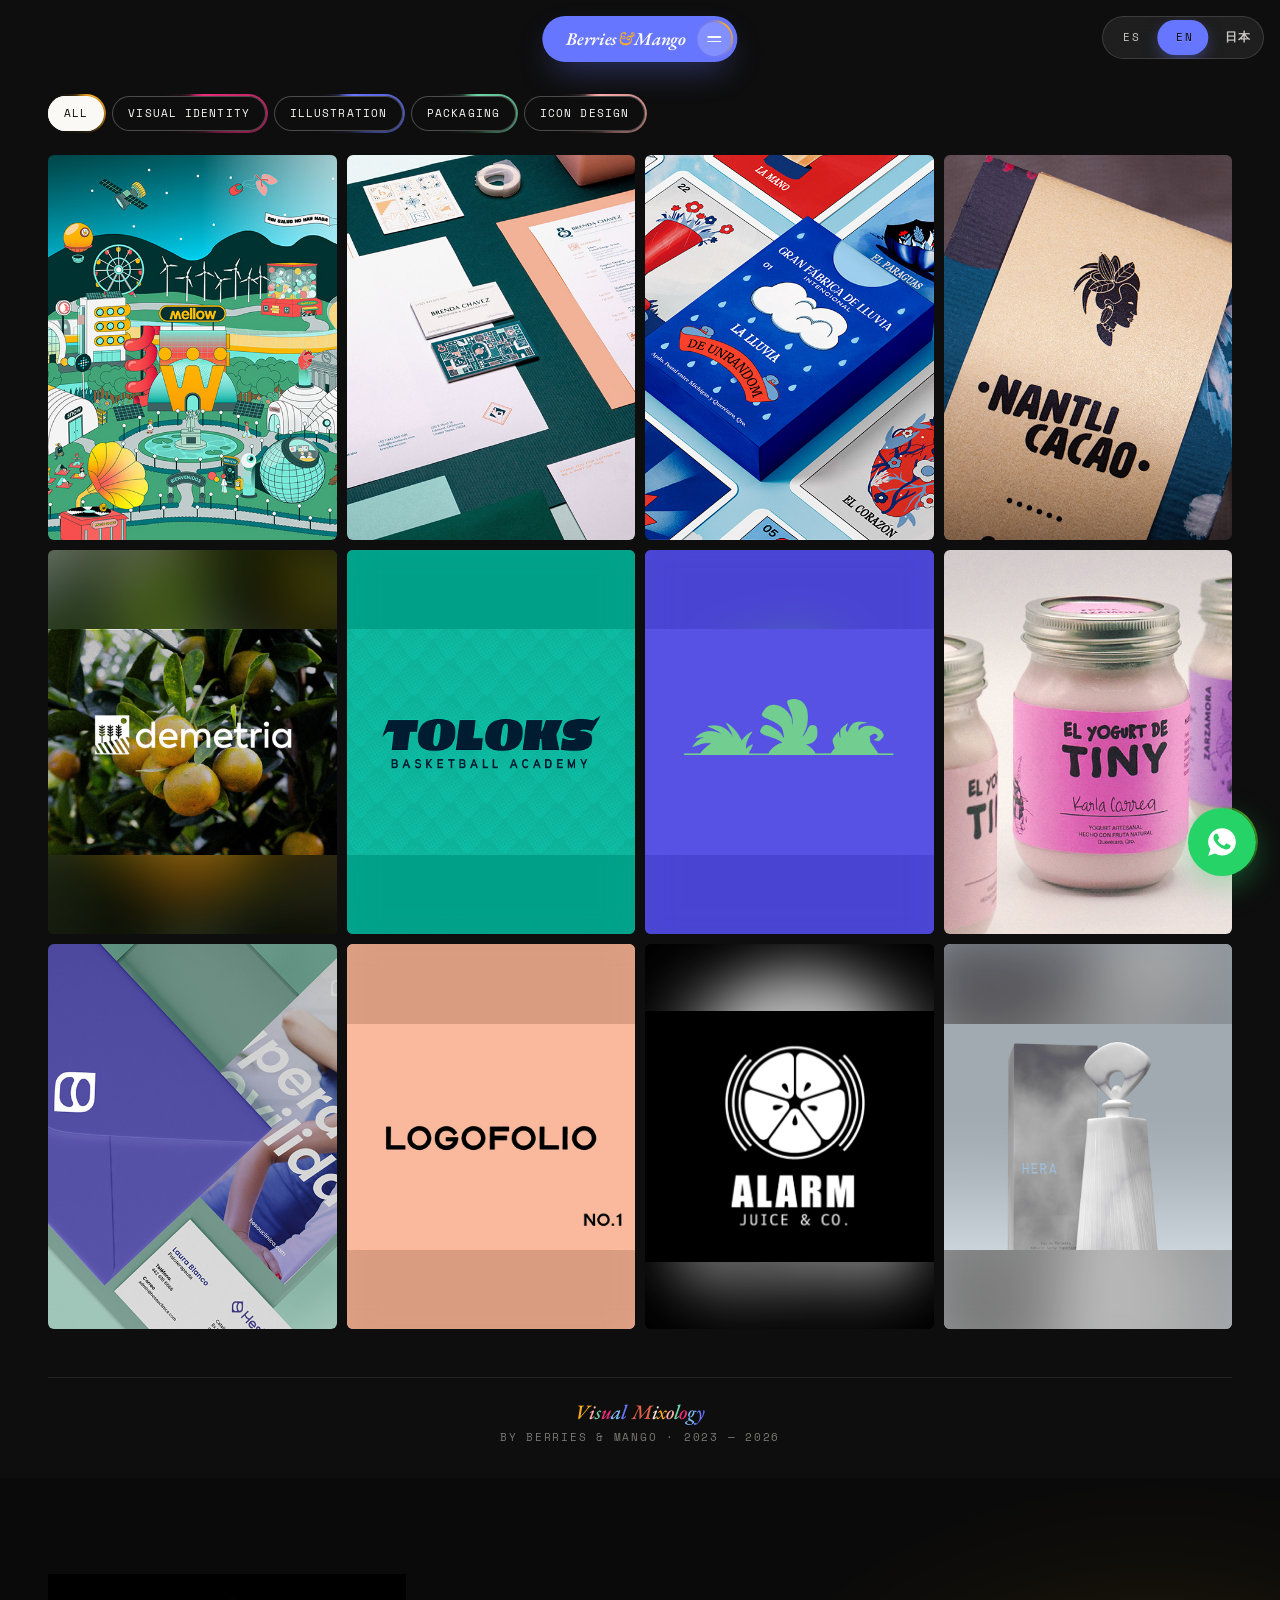
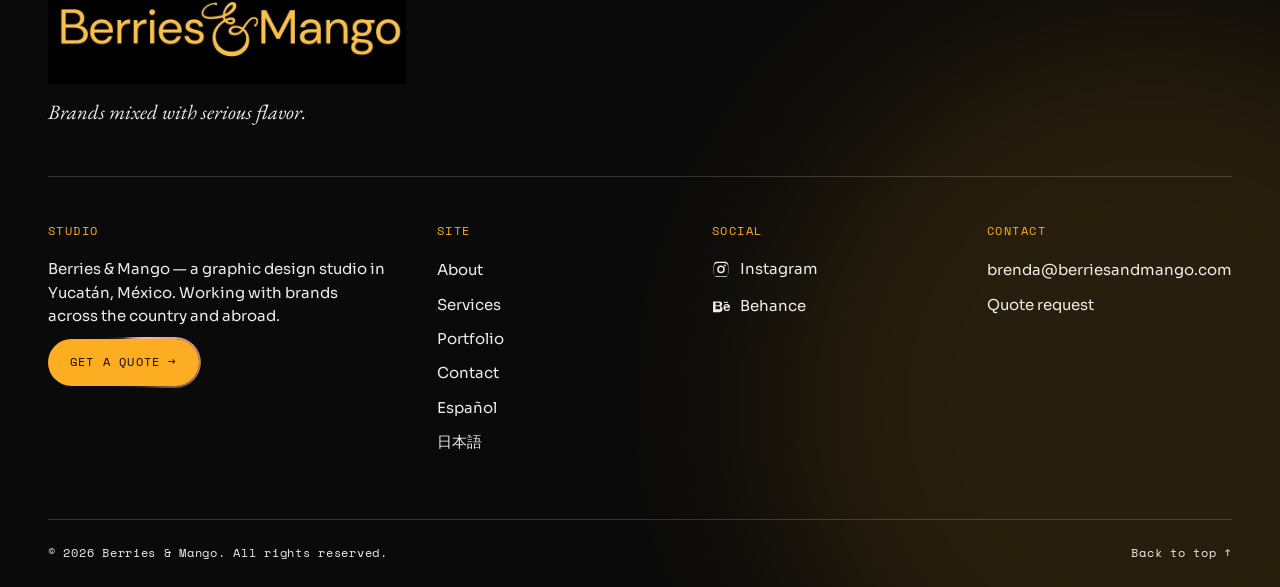
<file: en/portfolio.html>
<!DOCTYPE html>
<html lang="en">
<head>
    <!-- Google tag (gtag.js) -->
    <script async src="https://www.googletagmanager.com/gtag/js?id=G-4Z7M8RE13K"></script>
    <script>
      window.dataLayer = window.dataLayer || [];
      function gtag(){dataLayer.push(arguments);}
      gtag('js', new Date());

      gtag('config', 'G-4Z7M8RE13K');

      // Key actions: WhatsApp, email and jumps to the web studio site
      document.addEventListener('click', function (e) {
        var t = e.target;
        var a = t.closest && t.closest('a[href]');
        var href = a ? a.href : '';
        if (/wa\.me\//.test(href)) {
          gtag('event', 'whatsapp_click', { link_url: href, link_text: (a.textContent || '').trim().slice(0, 60) });
        } else if (/^mailto:/.test(href)) {
          gtag('event', 'email_click', { link_url: href });
        } else if (location.hostname !== 'web.berriesandmango.com' &&
                   (/^https:\/\/web\.berriesandmango\.com/.test(href) || (t.closest && t.closest('[data-web-row]')))) {
          gtag('event', 'web_studio_click', { link_url: href || 'https://web.berriesandmango.com' });
        }
      }, true);
    </script>
    <meta charset="UTF-8">
    <meta name="viewport" content="width=device-width, initial-scale=1.0, viewport-fit=cover">

    <script>
    (function(){try{
        if(localStorage.getItem('bm-lang')==='en') return;
        var langs=(navigator.languages||[navigator.language||'en']).map(function(l){return (l||'').slice(0,2).toLowerCase()});
        var tz='';try{tz=Intl.DateTimeFormat().resolvedOptions().timeZone||'';}catch(e){}
        var inJapan = tz === 'Asia/Tokyo' || langs.some(function(l){return l==='ja';});
        if(inJapan) { location.replace('/jp/portfolio.html' + (location.hash||'')); return; }
        if(langs.some(function(l){return l==='es'||l==='pt'||l==='ca'||l==='gl';})) location.replace('/portfolio.html' + (location.hash||''));
    }catch(e){}})();
    </script>

    <!-- ============== PRIMARY SEO ============== -->
    <title>Portfolio — Berries &amp; Mango | Graphic Design Studio from Yucatán, México</title>
    <meta name="description" content="Selected work by Berries &amp; Mango, a graphic design studio in Yucatán, México: visual identity, branding, packaging, illustration and web design.">
    <meta name="keywords" content="graphic design portfolio Mexico, Mexican branding portfolio, visual identity examples, packaging design clients, Yucatán design portfolio, Berries and Mango portfolio, Brenda Chavez portfolio, web design Mexico">
    <meta name="author" content="Berries &amp; Mango">
    <meta name="robots" content="index, follow, max-image-preview:large, max-snippet:-1">
    <meta name="googlebot" content="index, follow">
    <meta name="theme-color" content="#0e0e0e">
    <meta name="color-scheme" content="dark">

    <link rel="canonical" href="https://berriesandmango.com/en/portfolio.html">
    <link rel="alternate" hreflang="en" href="https://berriesandmango.com/en/portfolio.html">
    <link rel="alternate" hreflang="es-MX" href="https://berriesandmango.com/portfolio.html">
    <link rel="alternate" hreflang="es" href="https://berriesandmango.com/portfolio.html">
    <link rel="alternate" hreflang="ja" href="https://berriesandmango.com/jp/portfolio.html">
    <link rel="alternate" hreflang="x-default" href="https://berriesandmango.com/portfolio.html">

    <meta name="geo.region" content="MX-YUC">
    <meta name="geo.placename" content="Mérida, Yucatán, México">

    <!-- ============== OPEN GRAPH ============== -->
    <meta property="og:type" content="website">
    <meta property="og:site_name" content="Berries &amp; Mango">
    <meta property="og:title" content="Portfolio — Berries &amp; Mango">
    <meta property="og:description" content="Visual identity, branding, packaging, illustration, and web design projects by Berries &amp; Mango.">
    <meta property="og:url" content="https://berriesandmango.com/en/portfolio.html">
    <meta property="og:locale" content="en_US">
    <meta property="og:locale:alternate" content="es_MX">
    <meta property="og:image" content="https://berriesandmango.com/assets/images/hero-visual-mixology-clean.png">
    <meta property="og:image:width" content="2724">
    <meta property="og:image:height" content="1292">
    <meta property="og:image:alt" content="Berries &amp; Mango portfolio — design projects">

    <meta name="twitter:card" content="summary_large_image">
    <meta name="twitter:site" content="@berriesnmango">
    <meta name="twitter:creator" content="@berriesnmango">
    <meta name="twitter:title" content="Portfolio — Berries &amp; Mango">
    <meta name="twitter:description" content="Selected design work — branding, packaging, illustration, web.">
    <meta name="twitter:image" content="https://berriesandmango.com/assets/images/hero-visual-mixology-clean.png">

    <link rel="icon" type="image/png" sizes="192x192" href="/assets/images/favicon-192.png">
    <link rel="apple-touch-icon" href="/assets/images/favicon-192.png">
    <link rel="manifest" href="/site.webmanifest">
    <meta name="apple-mobile-web-app-title" content="B&amp;M Portfolio">

    <link rel="preload" as="fetch" href="/assets/jsons/projects.en.json" crossorigin>
    <link rel="preload" as="style" href="/styles.css">

    <link rel="stylesheet" href="/styles.css">

    <script type="application/ld+json">
    {
      "@context": "https://schema.org",
      "@type": "BreadcrumbList",
      "itemListElement": [
        { "@type": "ListItem", "position": 1, "name": "Home", "item": "https://berriesandmango.com/en/" },
        { "@type": "ListItem", "position": 2, "name": "Portfolio", "item": "https://berriesandmango.com/en/portfolio.html" }
      ]
    }
    </script>

    <script type="application/ld+json">
    {
      "@context": "https://schema.org",
      "@type": "CollectionPage",
      "@id": "https://berriesandmango.com/en/portfolio.html#collection",
      "name": "Berries & Mango Portfolio",
      "description": "Selected projects: visual identity, branding, packaging, illustration, and web design.",
      "inLanguage": "en",
      "isPartOf": { "@id": "https://berriesandmango.com/en/#website" },
      "about": { "@id": "https://berriesandmango.com/#organization" }
    }
    </script>

    <script type="application/ld+json" id="projects-ld">{ }</script>
</head>
<body class="page page--dark">

    <div class="page__wrap">

        <!-- ============== FLOATING LANG SWITCHER (always visible top-right) ============== -->
        <div class="lang-float">
            <div class="lang" style="--lang-count: 3; --lang-pos: 1;" data-active="en" role="group" aria-label="Switch language">
                <a class="lang__opt" href="/portfolio.html" data-lang-switch="es" aria-label="Cambiar a Español">ES</a>
                <a class="lang__opt is-active" href="/en/portfolio.html" data-lang-switch="en" aria-current="true">EN</a>
                <a class="lang__opt lang__opt--ja" href="/jp/portfolio.html" data-lang-switch="ja" aria-label="日本語に切替">日本</a>
            </div>
        </div>

        <!-- ============== FLOATING MENU ============== -->
        <nav class="menu" data-menu aria-label="Main navigation">
            <a class="menu__brand" href="/en/" aria-label="Berries &amp; Mango — Home">
                Berries <em>&amp;</em> Mango
            </a>
            <button class="menu__toggle glow glow--mango" type="button" data-menu-toggle aria-label="Open menu" aria-expanded="false">
                <span class="menu__toggle-icon" aria-hidden="true"></span>
            </button>
        </nav>

        <div class="menu__overlay" data-menu-overlay aria-hidden="true">
            <ul class="menu__list">
                <li><a class="menu__link" href="/en/">Home</a></li>
                <li><a class="menu__link" href="/en/#about">About</a></li>
                <li><a class="menu__link" href="/en/#services">Services</a></li>
                <li><a class="menu__link" href="/en/portfolio.html" aria-current="page">Portfolio</a></li>
                <li><a class="menu__link" href="/en/#contact">Contact</a></li>
                <li><a class="menu__link" href="https://web.berriesandmango.com" target="_blank" rel="noopener noreferrer">Web Development</a></li>
            </ul>

            <div class="lang" style="--lang-count: 3; --lang-pos: 1;" data-active="en" role="group" aria-label="Switch language">
                <a class="lang__opt" href="/portfolio.html" data-lang-switch="es" aria-label="Cambiar a Español">ES</a>
                <a class="lang__opt is-active" href="/en/portfolio.html" data-lang-switch="en" aria-current="true">EN</a>
                <a class="lang__opt lang__opt--ja" href="/jp/portfolio.html" data-lang-switch="ja" aria-label="日本語に切替">日本</a>
            </div>
            <div class="menu__social">
                <a class="social-link" href="https://instagram.com/berriesnmango" target="_blank" rel="noopener" aria-label="Instagram — Berries &amp; Mango">
                    <svg class="social-link__icon" viewBox="0 0 24 24" aria-hidden="true">
                        <path d="M12 2.2c3.2 0 3.6 0 4.85.07 1.17.05 1.8.25 2.23.41.56.22.96.48 1.38.9.42.42.68.82.9 1.38.16.42.36 1.06.41 2.23.06 1.27.07 1.65.07 4.85s0 3.58-.07 4.85c-.05 1.17-.25 1.8-.41 2.23-.22.56-.48.96-.9 1.38-.42.42-.82.68-1.38.9-.42.16-1.06.36-2.23.41-1.27.06-1.65.07-4.85.07s-3.58 0-4.85-.07c-1.17-.05-1.8-.25-2.23-.41a3.7 3.7 0 0 1-1.38-.9 3.7 3.7 0 0 1-.9-1.38c-.16-.42-.36-1.06-.41-2.23C2.2 15.58 2.2 15.2 2.2 12s0-3.58.07-4.85c.05-1.17.25-1.8.41-2.23.22-.56.48-.96.9-1.38.42-.42.82-.68 1.38-.9.42-.16 1.06-.36 2.23-.41C8.42 2.2 8.8 2.2 12 2.2Zm0 1.95c-3.15 0-3.5 0-4.74.06-1.07.05-1.65.23-2.04.38-.51.2-.88.44-1.27.83-.39.39-.63.76-.83 1.27-.15.39-.33.97-.38 2.04-.06 1.24-.06 1.6-.06 4.74s0 3.5.06 4.74c.05 1.07.23 1.65.38 2.04.2.51.44.88.83 1.27.39.39.76.63 1.27.83.39.15.97.33 2.04.38 1.24.06 1.6.06 4.74.06s3.5 0 4.74-.06c1.07-.05 1.65-.23 2.04-.38.51-.2.88-.44 1.27-.83.39-.39.63-.76.83-1.27.15-.39.33-.97.38-2.04.06-1.24.06-1.6.06-4.74s0-3.5-.06-4.74c-.05-1.07-.23-1.65-.38-2.04a3.4 3.4 0 0 0-.83-1.27 3.4 3.4 0 0 0-1.27-.83c-.39-.15-.97-.33-2.04-.38-1.24-.06-1.6-.06-4.74-.06Zm0 3.32a5.03 5.03 0 1 1 0 10.06 5.03 5.03 0 0 1 0-10.06Zm0 1.95a3.08 3.08 0 1 0 0 6.16 3.08 3.08 0 0 0 0-6.16Zm5.25-3.27a1.18 1.18 0 1 1 0 2.36 1.18 1.18 0 0 1 0-2.36Z" fill="currentColor"/>
                    </svg>
                    <span>Instagram</span>
                </a>
                <a class="social-link" href="https://www.behance.net/berriesnmango" target="_blank" rel="noopener" aria-label="Behance — Berries &amp; Mango">
                    <svg class="social-link__icon" viewBox="0 0 26 24" aria-hidden="true">
                        <path d="M9.86 5.4c.7 0 1.34.07 1.92.2.58.14 1.07.36 1.48.66.4.3.72.7.94 1.2.22.5.33 1.1.33 1.83 0 .79-.18 1.45-.54 1.97-.36.52-.89.95-1.6 1.27.95.27 1.66.75 2.13 1.43.47.68.7 1.5.7 2.47 0 .78-.15 1.46-.46 2.02-.3.56-.71 1.02-1.23 1.38-.51.36-1.1.62-1.77.79-.66.16-1.34.24-2.04.24H1.5V5.4h8.36Zm-.5 5.5c.58 0 1.06-.14 1.43-.41.37-.27.56-.71.56-1.32 0-.34-.06-.62-.18-.84a1.3 1.3 0 0 0-.5-.52 2.16 2.16 0 0 0-.7-.27 4.2 4.2 0 0 0-.83-.08H5.18v3.44h4.18Zm.23 5.77c.32 0 .63-.03.92-.1.29-.06.55-.17.77-.32.22-.15.4-.35.53-.6.13-.25.2-.58.2-.97 0-.78-.22-1.34-.66-1.67-.44-.34-1.02-.51-1.74-.51H5.18v4.17h4.41ZM18.83 16.7c.5.5 1.22.74 2.16.74.68 0 1.26-.17 1.75-.51.49-.34.79-.7.9-1.08h2.32c-.37 1.16-.94 1.98-1.7 2.47-.76.49-1.69.74-2.78.74-.76 0-1.44-.12-2.05-.36a4.45 4.45 0 0 1-1.55-1.02 4.55 4.55 0 0 1-.97-1.6 5.84 5.84 0 0 1-.34-2.02c0-.72.12-1.4.35-2.02.23-.62.55-1.16.97-1.61.42-.46.93-.81 1.52-1.07.6-.26 1.26-.39 1.98-.39.81 0 1.51.16 2.12.47.6.32 1.1.74 1.5 1.27.4.53.69 1.13.86 1.81.18.68.24 1.4.18 2.14h-6.74c0 .77.27 1.49.78 1.99Zm3.76-5.34a2 2 0 0 0-1.57-.6c-.43 0-.79.07-1.07.22-.29.15-.52.33-.7.55-.18.22-.3.45-.36.7a3.2 3.2 0 0 0-.13.62h4.16c-.06-.66-.27-1.16-.66-1.5Z" fill="currentColor"/>
                        <path d="M17.5 6h5.5v1.5h-5.5z" fill="currentColor"/>
                    </svg>
                    <span>Behance</span>
                </a>
            </div>
        </div>

        <main class="page__main">

            <!-- ============== PORTFOLIO GRID ============== -->
            <section class="portfolio" aria-labelledby="portfolio-title">
                <div class="portfolio__inner">

                    <h1 id="portfolio-title" class="visually-hidden">
                        Berries &amp; Mango portfolio — graphic design studio in Yucatán, México. Visual identity, branding, packaging, illustration, and web design projects.
                    </h1>

                    <div class="portfolio__filters" data-filters>
                        <!-- Populated by scripts/portfolio.js -->
                    </div>

                    <ul class="portfolio__grid" data-portfolio>
                        <!-- Populated by scripts/portfolio.js -->
                    </ul>

                    <div class="portfolio__credit">
                        <span class="portfolio__credit-mark" data-color-mix>Visual Mixology</span>
                        <span class="portfolio__credit-by">by Berries &amp; Mango · 2023 — 2026</span>
                    </div>

                </div>
            </section>

        </main>

        <!-- ============== FOOTER ============== -->
        <footer class="footer">
            <div class="footer__hero">
                <img class="footer__logo" src="/assets/images/logo-wordmark.png" alt="Berries &amp; Mango">
                <p class="footer__tagline">Brands mixed with serious flavor.</p>
            </div>

            <div class="footer__inner">
                <div class="footer__col footer__col--brand">
                    <h4 class="footer__col-title">Studio</h4>
                    <p class="footer__link">Berries &amp; Mango — a graphic design studio in Yucatán, México. Working with brands across the country and abroad.</p>
                    <a class="footer__cta glow glow--coral" style="--glow-delay:.3s" href="https://wa.me/529993946353?text=Hi%2C%20I'd%20love%20to%20learn%20more%20about%20Berries%20%26%20Mango's%20services." target="_blank" rel="noopener noreferrer" data-magnetic="0.25">Get a quote →</a>
                </div>

                <div class="footer__col">
                    <h4 class="footer__col-title">Site</h4>
                    <ul class="footer__list">
                        <li><a class="footer__link" href="/en/#about">About</a></li>
                        <li><a class="footer__link" href="/en/#services">Services</a></li>
                        <li><a class="footer__link" href="/en/portfolio.html">Portfolio</a></li>
                        <li><a class="footer__link" href="/en/#contact">Contact</a></li>
                        <li><a class="footer__link" href="/portfolio.html" data-lang-switch="es">Español</a></li>
                        <li><a class="footer__link" href="/jp/portfolio.html" data-lang-switch="ja">日本語</a></li>
                    </ul>
                </div>

                <div class="footer__col">
                    <h4 class="footer__col-title">Social</h4>
                    <ul class="footer__list">
                        <li>
                            <a class="footer__link footer__link--social" href="https://instagram.com/berriesnmango" target="_blank" rel="noopener" aria-label="Instagram">
                                <svg viewBox="0 0 24 24" class="footer__icon" aria-hidden="true"><path d="M12 2.2c3.2 0 3.6 0 4.85.07 1.17.05 1.8.25 2.23.41.56.22.96.48 1.38.9.42.42.68.82.9 1.38.16.42.36 1.06.41 2.23.06 1.27.07 1.65.07 4.85s0 3.58-.07 4.85c-.05 1.17-.25 1.8-.41 2.23-.22.56-.48.96-.9 1.38-.42.42-.82.68-1.38.9-.42.16-1.06.36-2.23.41-1.27.06-1.65.07-4.85.07s-3.58 0-4.85-.07c-1.17-.05-1.8-.25-2.23-.41a3.7 3.7 0 0 1-1.38-.9 3.7 3.7 0 0 1-.9-1.38c-.16-.42-.36-1.06-.41-2.23C2.2 15.58 2.2 15.2 2.2 12s0-3.58.07-4.85c.05-1.17.25-1.8.41-2.23.22-.56.48-.96.9-1.38.42-.42.82-.68 1.38-.9.42-.16 1.06-.36 2.23-.41C8.42 2.2 8.8 2.2 12 2.2Zm0 1.95c-3.15 0-3.5 0-4.74.06-1.07.05-1.65.23-2.04.38-.51.2-.88.44-1.27.83-.39.39-.63.76-.83 1.27-.15.39-.33.97-.38 2.04-.06 1.24-.06 1.6-.06 4.74s0 3.5.06 4.74c.05 1.07.23 1.65.38 2.04.2.51.44.88.83 1.27.39.39.76.63 1.27.83.39.15.97.33 2.04.38 1.24.06 1.6.06 4.74.06s3.5 0 4.74-.06c1.07-.05 1.65-.23 2.04-.38.51-.2.88-.44 1.27-.83.39-.39.63-.76.83-1.27.15-.39.33-.97.38-2.04.06-1.24.06-1.6.06-4.74s0-3.5-.06-4.74c-.05-1.07-.23-1.65-.38-2.04a3.4 3.4 0 0 0-.83-1.27 3.4 3.4 0 0 0-1.27-.83c-.39-.15-.97-.33-2.04-.38-1.24-.06-1.6-.06-4.74-.06Zm0 3.32a5.03 5.03 0 1 1 0 10.06 5.03 5.03 0 0 1 0-10.06Zm0 1.95a3.08 3.08 0 1 0 0 6.16 3.08 3.08 0 0 0 0-6.16Zm5.25-3.27a1.18 1.18 0 1 1 0 2.36 1.18 1.18 0 0 1 0-2.36Z" fill="currentColor"/></svg>
                                Instagram
                            </a>
                        </li>
                        <li>
                            <a class="footer__link footer__link--social" href="https://www.behance.net/berriesnmango" target="_blank" rel="noopener" aria-label="Behance">
                                <svg viewBox="0 0 26 24" class="footer__icon" aria-hidden="true"><path d="M9.86 5.4c.7 0 1.34.07 1.92.2.58.14 1.07.36 1.48.66.4.3.72.7.94 1.2.22.5.33 1.1.33 1.83 0 .79-.18 1.45-.54 1.97-.36.52-.89.95-1.6 1.27.95.27 1.66.75 2.13 1.43.47.68.7 1.5.7 2.47 0 .78-.15 1.46-.46 2.02-.3.56-.71 1.02-1.23 1.38-.51.36-1.1.62-1.77.79-.66.16-1.34.24-2.04.24H1.5V5.4h8.36Zm-.5 5.5c.58 0 1.06-.14 1.43-.41.37-.27.56-.71.56-1.32 0-.34-.06-.62-.18-.84a1.3 1.3 0 0 0-.5-.52 2.16 2.16 0 0 0-.7-.27 4.2 4.2 0 0 0-.83-.08H5.18v3.44h4.18Zm.23 5.77c.32 0 .63-.03.92-.1.29-.06.55-.17.77-.32.22-.15.4-.35.53-.6.13-.25.2-.58.2-.97 0-.78-.22-1.34-.66-1.67-.44-.34-1.02-.51-1.74-.51H5.18v4.17h4.41ZM18.83 16.7c.5.5 1.22.74 2.16.74.68 0 1.26-.17 1.75-.51.49-.34.79-.7.9-1.08h2.32c-.37 1.16-.94 1.98-1.7 2.47-.76.49-1.69.74-2.78.74-.76 0-1.44-.12-2.05-.36a4.45 4.45 0 0 1-1.55-1.02 4.55 4.55 0 0 1-.97-1.6 5.84 5.84 0 0 1-.34-2.02c0-.72.12-1.4.35-2.02.23-.62.55-1.16.97-1.61.42-.46.93-.81 1.52-1.07.6-.26 1.26-.39 1.98-.39.81 0 1.51.16 2.12.47.6.32 1.1.74 1.5 1.27.4.53.69 1.13.86 1.81.18.68.24 1.4.18 2.14h-6.74c0 .77.27 1.49.78 1.99Zm3.76-5.34a2 2 0 0 0-1.57-.6c-.43 0-.79.07-1.07.22-.29.15-.52.33-.7.55-.18.22-.3.45-.36.7a3.2 3.2 0 0 0-.13.62h4.16c-.06-.66-.27-1.16-.66-1.5Z" fill="currentColor"/><path d="M17.5 6h5.5v1.5h-5.5z" fill="currentColor"/></svg>
                                Behance
                            </a>
                        </li>
                    </ul>
                </div>

                <div class="footer__col">
                    <h4 class="footer__col-title">Contact</h4>
                    <ul class="footer__list">
                        <li><a class="footer__link" href="mailto:brenda@berriesandmango.com">brenda@berriesandmango.com</a></li>
                        <li><a class="footer__link" href="/en/#contact">Quote request</a></li>
                    </ul>
                </div>
            </div>

            <div class="footer__bottom">
                <span class="footer__copy">© <span data-year>2026</span> Berries &amp; Mango. All rights reserved.</span>
                <a class="footer__top" href="#top"><span>Back to top</span> <span aria-hidden="true">↑</span></a>
            </div>
        </footer>

    </div>

    <!-- ============== PROJECT VIEWER (full-screen overlay) ============== -->
    <div class="viewer" data-viewer aria-hidden="true" role="dialog" aria-modal="true" aria-labelledby="viewer-title">

        <div class="viewer__stage">

            <button class="viewer__bleed viewer__bleed--prev" type="button" data-prev-project aria-label="Previous project">
                <img data-prev-thumb alt="" loading="lazy">
            </button>

            <div class="viewer__main">

                <div class="viewer__top">
                    <img class="viewer__top-logo" src="/assets/images/logo.svg" alt="Berries &amp; Mango">
                    <button class="viewer__top-menu glow glow--coral" style="--glow-delay:.1s" type="button" data-close aria-label="Close and return to grid">×</button>
                </div>

                <div class="viewer__gallery" data-gallery></div>

                <div class="viewer__bottom">

                    <div class="viewer__creator" data-creator>
                        <button class="viewer__creator-pill glow glow--violet" style="--glow-delay:.25s" type="button" data-creator-toggle aria-expanded="false">
                            <img class="viewer__creator-avatar" src="/assets/images/logo-symbol.png" alt="">
                            <span class="viewer__creator-meta">
                                <span class="viewer__creator-name">Berries &amp; Mango</span>
                                <span class="viewer__creator-role">Design studio</span>
                            </span>
                        </button>
                        <div class="viewer__creator-card" role="dialog" aria-label="About Berries &amp; Mango">
                            <div class="viewer__creator-head">
                                <img class="viewer__creator-avatar viewer__creator-avatar--lg" src="/assets/images/logo-symbol.png" alt="">
                                <span class="viewer__creator-head-text">
                                    <span class="viewer__creator-head-name">Berries &amp; Mango</span>
                                    <span class="viewer__creator-head-role">Design studio</span>
                                </span>
                            </div>
                            <div class="viewer__creator-body">
                                <p class="viewer__creator-bio">
                                    Graphic design studio from Yucatán, México. We make visual identity,
                                    illustration, and packaging with serious flavor.
                                </p>
                                <a class="viewer__creator-cta glow glow--yolk"
                                   style="--glow-delay:.5s"
                                   href="https://wa.me/529993946353?text=Hi%2C%20I'd%20love%20to%20learn%20more%20about%20Berries%20%26%20Mango's%20services."
                                   target="_blank" rel="noopener noreferrer">
                                    Let's work together
                                </a>
                                <div class="viewer__creator-social">
                                    <a href="https://instagram.com/berriesnmango" target="_blank" rel="noopener" aria-label="Instagram">
                                        <svg viewBox="0 0 24 24" aria-hidden="true" width="18" height="18"><path d="M12 2.2c3.2 0 3.6 0 4.85.07 1.17.05 1.8.25 2.23.41.56.22.96.48 1.38.9.42.42.68.82.9 1.38.16.42.36 1.06.41 2.23.06 1.27.07 1.65.07 4.85s0 3.58-.07 4.85c-.05 1.17-.25 1.8-.41 2.23-.22.56-.48.96-.9 1.38-.42.42-.82.68-1.38.9-.42.16-1.06.36-2.23.41-1.27.06-1.65.07-4.85.07s-3.58 0-4.85-.07c-1.17-.05-1.8-.25-2.23-.41a3.7 3.7 0 0 1-1.38-.9 3.7 3.7 0 0 1-.9-1.38c-.16-.42-.36-1.06-.41-2.23C2.2 15.58 2.2 15.2 2.2 12s0-3.58.07-4.85c.05-1.17.25-1.8.41-2.23.22-.56.48-.96.9-1.38.42-.42.82-.68 1.38-.9.42-.16 1.06-.36 2.23-.41C8.42 2.2 8.8 2.2 12 2.2Zm0 1.95c-3.15 0-3.5 0-4.74.06-1.07.05-1.65.23-2.04.38-.51.2-.88.44-1.27.83-.39.39-.63.76-.83 1.27-.15.39-.33.97-.38 2.04-.06 1.24-.06 1.6-.06 4.74s0 3.5.06 4.74c.05 1.07.23 1.65.38 2.04.2.51.44.88.83 1.27.39.39.76.63 1.27.83.39.15.97.33 2.04.38 1.24.06 1.6.06 4.74.06s3.5 0 4.74-.06c1.07-.05 1.65-.23 2.04-.38.51-.2.88-.44 1.27-.83.39-.39.63-.76.83-1.27.15-.39.33-.97.38-2.04.06-1.24.06-1.6.06-4.74s0-3.5-.06-4.74c-.05-1.07-.23-1.65-.38-2.04a3.4 3.4 0 0 0-.83-1.27 3.4 3.4 0 0 0-1.27-.83c-.39-.15-.97-.33-2.04-.38-1.24-.06-1.6-.06-4.74-.06Zm0 3.32a5.03 5.03 0 1 1 0 10.06 5.03 5.03 0 0 1 0-10.06Zm0 1.95a3.08 3.08 0 1 0 0 6.16 3.08 3.08 0 0 0 0-6.16Zm5.25-3.27a1.18 1.18 0 1 1 0 2.36 1.18 1.18 0 0 1 0-2.36Z" fill="currentColor"/></svg>
                                    </a>
                                    <a href="https://www.behance.net/berriesnmango" target="_blank" rel="noopener" aria-label="Behance">
                                        <svg viewBox="0 0 26 24" aria-hidden="true" width="20" height="18"><path d="M9.86 5.4c.7 0 1.34.07 1.92.2.58.14 1.07.36 1.48.66.4.3.72.7.94 1.2.22.5.33 1.1.33 1.83 0 .79-.18 1.45-.54 1.97-.36.52-.89.95-1.6 1.27.95.27 1.66.75 2.13 1.43.47.68.7 1.5.7 2.47 0 .78-.15 1.46-.46 2.02-.3.56-.71 1.02-1.23 1.38-.51.36-1.1.62-1.77.79-.66.16-1.34.24-2.04.24H1.5V5.4h8.36Zm-.5 5.5c.58 0 1.06-.14 1.43-.41.37-.27.56-.71.56-1.32 0-.34-.06-.62-.18-.84a1.3 1.3 0 0 0-.5-.52 2.16 2.16 0 0 0-.7-.27 4.2 4.2 0 0 0-.83-.08H5.18v3.44h4.18Zm.23 5.77c.32 0 .63-.03.92-.1.29-.06.55-.17.77-.32.22-.15.4-.35.53-.6.13-.25.2-.58.2-.97 0-.78-.22-1.34-.66-1.67-.44-.34-1.02-.51-1.74-.51H5.18v4.17h4.41ZM18.83 16.7c.5.5 1.22.74 2.16.74.68 0 1.26-.17 1.75-.51.49-.34.79-.7.9-1.08h2.32c-.37 1.16-.94 1.98-1.7 2.47-.76.49-1.69.74-2.78.74-.76 0-1.44-.12-2.05-.36a4.45 4.45 0 0 1-1.55-1.02 4.55 4.55 0 0 1-.97-1.6 5.84 5.84 0 0 1-.34-2.02c0-.72.12-1.4.35-2.02.23-.62.55-1.16.97-1.61.42-.46.93-.81 1.52-1.07.6-.26 1.26-.39 1.98-.39.81 0 1.51.16 2.12.47.6.32 1.1.74 1.5 1.27.4.53.69 1.13.86 1.81.18.68.24 1.4.18 2.14h-6.74c0 .77.27 1.49.78 1.99Zm3.76-5.34a2 2 0 0 0-1.57-.6c-.43 0-.79.07-1.07.22-.29.15-.52.33-.7.55-.18.22-.3.45-.36.7a3.2 3.2 0 0 0-.13.62h4.16c-.06-.66-.27-1.16-.66-1.5Z" fill="currentColor"/><path d="M17.5 6h5.5v1.5h-5.5z" fill="currentColor"/></svg>
                                    </a>
                                </div>
                            </div>
                        </div>
                    </div>

                    <div class="viewer__actions">
                        <button class="viewer__details-btn glow glow--pink" style="--glow-delay:.4s" type="button" data-details-toggle>
                            <span>Details</span>
                            <span class="viewer__details-caret" aria-hidden="true">▾</span>
                        </button>
                        <button class="viewer__grid-btn glow glow--mint" style="--glow-delay:.55s" type="button" data-close aria-label="Back to grid">
                            <svg viewBox="0 0 24 24" aria-hidden="true">
                                <rect x="3" y="3" width="8" height="8" rx="1"/>
                                <rect x="13" y="3" width="8" height="8" rx="1"/>
                                <rect x="3" y="13" width="8" height="8" rx="1"/>
                                <rect x="13" y="13" width="8" height="8" rx="1"/>
                            </svg>
                        </button>
                    </div>

                    <button class="viewer__next glow glow--yolk" style="--glow-delay:.8s" type="button" data-next-project>
                        <span>Next</span>
                        <img class="viewer__next-thumb" data-next-thumb alt="" loading="lazy">
                    </button>

                </div>

                <div class="viewer__details-panel" data-details-panel>
                    <div class="viewer__details-inner">
                        <h2 class="viewer__title" id="viewer-title" data-title></h2>
                        <p class="viewer__desc" data-desc></p>
                        <dl class="viewer__meta">
                            <div class="viewer__meta-row">
                                <dt class="viewer__meta-key">Client</dt>
                                <dd class="viewer__meta-val" data-client></dd>
                            </div>
                            <div class="viewer__meta-row">
                                <dt class="viewer__meta-key">Category</dt>
                                <dd class="viewer__meta-val" data-category></dd>
                            </div>
                            <div class="viewer__meta-row">
                                <dt class="viewer__meta-key">Date</dt>
                                <dd class="viewer__meta-val" data-date></dd>
                            </div>
                        </dl>
                        <a class="viewer__behance glow glow--skyblue" style="--glow-delay:.7s" data-behance target="_blank" rel="noopener noreferrer">
                            See on Behance
                            <span aria-hidden="true">↗</span>
                        </a>
                    </div>
                </div>

            </div>

            <button class="viewer__bleed viewer__bleed--next" type="button" data-next-project aria-label="Next project">
                <img data-next-thumb-bleed alt="" loading="lazy">
            </button>

        </div>

    </div>

    <div class="lightbox" data-lightbox aria-hidden="true" role="dialog" aria-modal="true" aria-label="Image zoom">
        <button class="lightbox__close glow glow--coral" style="--glow-delay:.1s" type="button" data-lightbox-close aria-label="Close image">×</button>
        <button class="lightbox__nav lightbox__nav--prev glow glow--mint" style="--glow-delay:.35s" type="button" data-lightbox-prev aria-label="Previous">‹</button>
        <button class="lightbox__nav lightbox__nav--next glow glow--skyblue" style="--glow-delay:.6s" type="button" data-lightbox-next aria-label="Next">›</button>
        <div class="lightbox__stage" data-lightbox-stage></div>
        <div class="lightbox__counter" data-lightbox-counter></div>
    </div>

    <a class="whatsapp-float glow glow--green"
       href="https://wa.me/529993946353?text=Hi%2C%20I'd%20love%20to%20learn%20more%20about%20Berries%20%26%20Mango's%20services."
       target="_blank" rel="noopener noreferrer"
       aria-label="Chat on WhatsApp">
        <svg viewBox="0 0 32 32" fill="currentColor" aria-hidden="true">
            <path d="M16.02 3C8.84 3 3 8.73 3 15.8c0 2.5.74 4.93 2.14 7L3 29l6.4-2.08a13.1 13.1 0 0 0 6.62 1.78h.01c7.18 0 13.02-5.73 13.02-12.8C29.05 8.73 23.2 3 16.02 3Zm7.58 18.08c-.32.9-1.88 1.72-2.6 1.83-.67.1-1.52.14-2.46-.16-.57-.18-1.3-.42-2.24-.82-3.95-1.67-6.52-5.58-6.72-5.85-.2-.27-1.6-2.12-1.6-4.05 0-1.93 1-2.88 1.36-3.27.36-.39.8-.48 1.06-.48.27 0 .53 0 .77.01.25.01.58-.1.91.7.32.77 1.08 2.67 1.18 2.86.1.2.16.43.03.7-.13.27-.2.43-.4.66-.2.23-.42.52-.6.7-.2.2-.4.42-.17.82.23.39 1.03 1.67 2.2 2.7 1.5 1.32 2.77 1.73 3.16 1.93.4.2.63.16.87-.1.23-.27 1-1.16 1.27-1.56.27-.39.53-.33.9-.2.36.13 2.3 1.07 2.7 1.27.4.2.67.3.77.46.1.16.1.92-.22 1.82Z"/>
        </svg>
    </a>

    <!-- ============== SCRIPTS ============== -->
    <script>window.BM_LANG = 'en';</script>
    <script src="/scripts/colorize.js" defer></script>
    <script src="/scripts/menu.js" defer></script>
    <script src="/scripts/portfolio.js" defer></script>
    <script src="/scripts/motion.js" defer></script>
    <script src="/scripts/main.js" defer></script>
    <script src="/scripts/lang-switch.js" defer></script>
    <script src="/scripts/ripple.js" defer></script>
</body>
</html>
</file>
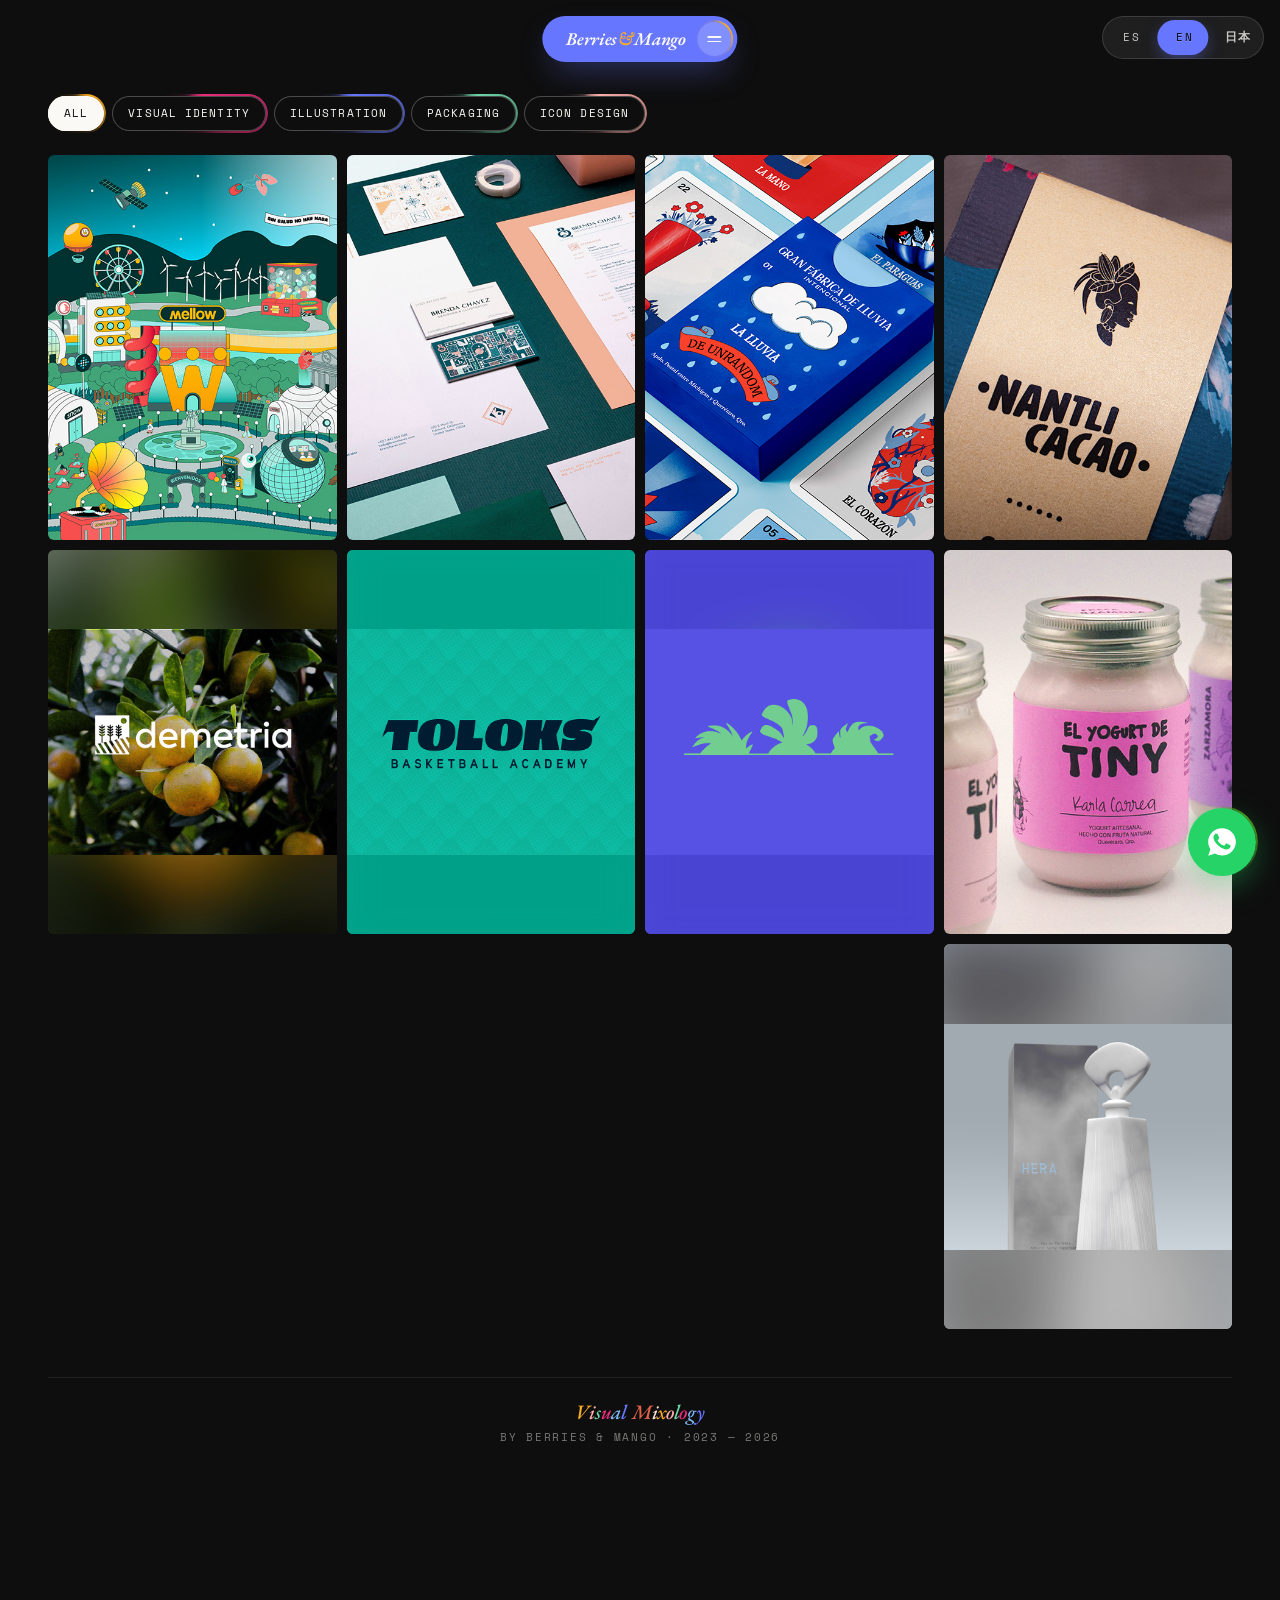
<file: jp/portfolio.html>
<!DOCTYPE html>
<html lang="ja">
<head>
    <!-- Google tag (gtag.js) -->
    <script async src="https://www.googletagmanager.com/gtag/js?id=G-4Z7M8RE13K"></script>
    <script>
      window.dataLayer = window.dataLayer || [];
      function gtag(){dataLayer.push(arguments);}
      gtag('js', new Date());

      gtag('config', 'G-4Z7M8RE13K');

      // Key actions: WhatsApp, email and jumps to the web studio site
      document.addEventListener('click', function (e) {
        var t = e.target;
        var a = t.closest && t.closest('a[href]');
        var href = a ? a.href : '';
        if (/wa\.me\//.test(href)) {
          gtag('event', 'whatsapp_click', { link_url: href, link_text: (a.textContent || '').trim().slice(0, 60) });
        } else if (/^mailto:/.test(href)) {
          gtag('event', 'email_click', { link_url: href });
        } else if (location.hostname !== 'web.berriesandmango.com' &&
                   (/^https:\/\/web\.berriesandmango\.com/.test(href) || (t.closest && t.closest('[data-web-row]')))) {
          gtag('event', 'web_studio_click', { link_url: href || 'https://web.berriesandmango.com' });
        }
      }, true);
    </script>
    <meta charset="UTF-8">
    <meta name="viewport" content="width=device-width, initial-scale=1.0, viewport-fit=cover">

    <script>
    (function(){try{
        if(localStorage.getItem('bm-lang')==='ja') return;
        var langs=(navigator.languages||[navigator.language||'ja']).map(function(l){return (l||'').slice(0,2).toLowerCase()});
        var tz='';try{tz=Intl.DateTimeFormat().resolvedOptions().timeZone||'';}catch(e){}
        if(tz === 'Asia/Tokyo' || langs.some(function(l){return l==='ja';})) return;
        if(langs.some(function(l){return l==='es'||l==='pt'||l==='ca'||l==='gl';})) {
            location.replace('/portfolio.html' + (location.hash||''));
        } else {
            location.replace('/en/portfolio.html' + (location.hash||''));
        }
    }catch(e){}})();
    </script>

    <title>ポートフォリオ — ベリー＆マンゴー | メキシコ・ユカタンのグラフィックデザイン</title>
    <meta name="description" content="ベリー＆マンゴーのポートフォリオ。ブランディング、ビジュアルアイデンティティ、パッケージ、イラスト、ウェブのプロジェクトをご紹介します。">
    <meta name="keywords" content="グラフィックデザイン ポートフォリオ メキシコ, ブランディング 事例, パッケージデザイン, イラスト, ベリーとマンゴー, Brenda Chavez">
    <meta name="robots" content="index, follow, max-image-preview:large, max-snippet:-1">
    <meta name="theme-color" content="#0e0e0e">
    <meta name="color-scheme" content="dark">

    <link rel="canonical" href="https://berriesandmango.com/jp/portfolio.html">
    <link rel="alternate" hreflang="ja" href="https://berriesandmango.com/jp/portfolio.html">
    <link rel="alternate" hreflang="en" href="https://berriesandmango.com/en/portfolio.html">
    <link rel="alternate" hreflang="es-MX" href="https://berriesandmango.com/portfolio.html">
    <link rel="alternate" hreflang="es" href="https://berriesandmango.com/portfolio.html">
    <link rel="alternate" hreflang="x-default" href="https://berriesandmango.com/portfolio.html">

    <meta name="geo.region" content="MX-YUC">

    <meta property="og:type" content="website">
    <meta property="og:site_name" content="Berries &amp; Mango">
    <meta property="og:title" content="ポートフォリオ — ベリー＆マンゴー">
    <meta property="og:description" content="ブランディング、パッケージ、イラスト、ウェブのプロジェクト集。">
    <meta property="og:url" content="https://berriesandmango.com/jp/portfolio.html">
    <meta property="og:locale" content="ja_JP">
    <meta property="og:image" content="https://berriesandmango.com/assets/images/hero-visual-mixology-clean.png">
    <meta property="og:image:width" content="2724">
    <meta property="og:image:height" content="1292">

    <meta name="twitter:card" content="summary_large_image">
    <meta name="twitter:title" content="ポートフォリオ — ベリー＆マンゴー">
    <meta name="twitter:image" content="https://berriesandmango.com/assets/images/hero-visual-mixology-clean.png">

    <link rel="icon" type="image/png" sizes="192x192" href="/assets/images/favicon-192.png">
    <link rel="apple-touch-icon" href="/assets/images/favicon-192.png">
    <link rel="manifest" href="/site.webmanifest">

    <link rel="preload" as="fetch" href="/assets/jsons/projects.ja.json" crossorigin>
    <link rel="preload" as="style" href="/styles.css">
    <link rel="stylesheet" href="/styles.css">

    <script type="application/ld+json">
    {
      "@context": "https://schema.org",
      "@type": "BreadcrumbList",
      "itemListElement": [
        { "@type": "ListItem", "position": 1, "name": "ホーム", "item": "https://berriesandmango.com/jp/" },
        { "@type": "ListItem", "position": 2, "name": "ポートフォリオ", "item": "https://berriesandmango.com/jp/portfolio.html" }
      ]
    }
    </script>

    <script type="application/ld+json" id="projects-ld">{ }</script>
</head>
<body class="page page--dark">

    <div class="page__wrap">

        <!-- ============== FLOATING LANG SWITCHER (always visible top-right) ============== -->
        <div class="lang-float">
            <div class="lang" style="--lang-count: 3; --lang-pos: 2;" data-active="ja" role="group" aria-label="言語切替">
                <a class="lang__opt" href="/portfolio.html" data-lang-switch="es" aria-label="Cambiar a Español">ES</a>
                <a class="lang__opt" href="/en/portfolio.html" data-lang-switch="en" aria-label="Switch to English">EN</a>
                <a class="lang__opt lang__opt--ja is-active" href="/jp/portfolio.html" data-lang-switch="ja" aria-current="true" aria-label="日本語">日本</a>
            </div>
        </div>

        <nav class="menu" data-menu aria-label="メインナビゲーション">
            <a class="menu__brand menu__brand--ja" href="/jp/" aria-label="ベリー＆マンゴー — ホーム">
                <span class="menu__brand-en">Berries <em>&amp;</em> Mango</span>
                <span class="menu__brand-ja">ベリーとマンゴー</span>
            </a>
            <button class="menu__toggle glow glow--mango" type="button" data-menu-toggle aria-label="メニューを開く" aria-expanded="false">
                <span class="menu__toggle-icon" aria-hidden="true"></span>
            </button>
        </nav>

        <div class="menu__overlay" data-menu-overlay aria-hidden="true">
            <ul class="menu__list">
                <li><a class="menu__link" href="/jp/">ホーム</a></li>
                <li><a class="menu__link" href="/jp/#about">スタジオ</a></li>
                <li><a class="menu__link" href="/jp/#services">サービス</a></li>
                <li><a class="menu__link" href="/jp/portfolio.html" aria-current="page">ポートフォリオ</a></li>
                <li><a class="menu__link" href="/jp/#contact">お問い合わせ</a></li>
                <li><a class="menu__link" href="https://web.berriesandmango.com" target="_blank" rel="noopener noreferrer">ウェブ開発</a></li>
            </ul>

            <div class="lang" style="--lang-count: 3; --lang-pos: 2;" data-active="ja" role="group" aria-label="言語切替">
                <a class="lang__opt" href="/portfolio.html" data-lang-switch="es" aria-label="Cambiar a Español">ES</a>
                <a class="lang__opt" href="/en/portfolio.html" data-lang-switch="en" aria-label="Switch to English">EN</a>
                <a class="lang__opt lang__opt--ja is-active" href="/jp/portfolio.html" data-lang-switch="ja" aria-current="true">日本</a>
            </div>

            <div class="menu__social">
                <a class="social-link" href="https://instagram.com/berriesnmango" target="_blank" rel="noopener" aria-label="Instagram">
                    <svg class="social-link__icon" viewBox="0 0 24 24" aria-hidden="true"><path d="M12 2.2c3.2 0 3.6 0 4.85.07 1.17.05 1.8.25 2.23.41.56.22.96.48 1.38.9.42.42.68.82.9 1.38.16.42.36 1.06.41 2.23.06 1.27.07 1.65.07 4.85s0 3.58-.07 4.85c-.05 1.17-.25 1.8-.41 2.23-.22.56-.48.96-.9 1.38-.42.42-.82.68-1.38.9-.42.16-1.06.36-2.23.41-1.27.06-1.65.07-4.85.07s-3.58 0-4.85-.07c-1.17-.05-1.8-.25-2.23-.41a3.7 3.7 0 0 1-1.38-.9 3.7 3.7 0 0 1-.9-1.38c-.16-.42-.36-1.06-.41-2.23C2.2 15.58 2.2 15.2 2.2 12s0-3.58.07-4.85c.05-1.17.25-1.8.41-2.23.22-.56.48-.96.9-1.38.42-.42.82-.68 1.38-.9.42-.16 1.06-.36 2.23-.41C8.42 2.2 8.8 2.2 12 2.2Zm0 1.95c-3.15 0-3.5 0-4.74.06-1.07.05-1.65.23-2.04.38-.51.2-.88.44-1.27.83-.39.39-.63.76-.83 1.27-.15.39-.33.97-.38 2.04-.06 1.24-.06 1.6-.06 4.74s0 3.5.06 4.74c.05 1.07.23 1.65.38 2.04.2.51.44.88.83 1.27.39.39.76.63 1.27.83.39.15.97.33 2.04.38 1.24.06 1.6.06 4.74.06s3.5 0 4.74-.06c1.07-.05 1.65-.23 2.04-.38.51-.2.88-.44 1.27-.83.39-.39.63-.76.83-1.27.15-.39.33-.97.38-2.04.06-1.24.06-1.6.06-4.74s0-3.5-.06-4.74c-.05-1.07-.23-1.65-.38-2.04a3.4 3.4 0 0 0-.83-1.27 3.4 3.4 0 0 0-1.27-.83c-.39-.15-.97-.33-2.04-.38-1.24-.06-1.6-.06-4.74-.06Zm0 3.32a5.03 5.03 0 1 1 0 10.06 5.03 5.03 0 0 1 0-10.06Zm0 1.95a3.08 3.08 0 1 0 0 6.16 3.08 3.08 0 0 0 0-6.16Zm5.25-3.27a1.18 1.18 0 1 1 0 2.36 1.18 1.18 0 0 1 0-2.36Z" fill="currentColor"/></svg>
                    <span>Instagram</span>
                </a>
                <a class="social-link" href="https://www.behance.net/berriesnmango" target="_blank" rel="noopener" aria-label="Behance">
                    <svg class="social-link__icon" viewBox="0 0 26 24" aria-hidden="true"><path d="M9.86 5.4c.7 0 1.34.07 1.92.2.58.14 1.07.36 1.48.66.4.3.72.7.94 1.2.22.5.33 1.1.33 1.83 0 .79-.18 1.45-.54 1.97-.36.52-.89.95-1.6 1.27.95.27 1.66.75 2.13 1.43.47.68.7 1.5.7 2.47 0 .78-.15 1.46-.46 2.02-.3.56-.71 1.02-1.23 1.38-.51.36-1.1.62-1.77.79-.66.16-1.34.24-2.04.24H1.5V5.4h8.36Zm-.5 5.5c.58 0 1.06-.14 1.43-.41.37-.27.56-.71.56-1.32 0-.34-.06-.62-.18-.84a1.3 1.3 0 0 0-.5-.52 2.16 2.16 0 0 0-.7-.27 4.2 4.2 0 0 0-.83-.08H5.18v3.44h4.18Zm.23 5.77c.32 0 .63-.03.92-.1.29-.06.55-.17.77-.32.22-.15.4-.35.53-.6.13-.25.2-.58.2-.97 0-.78-.22-1.34-.66-1.67-.44-.34-1.02-.51-1.74-.51H5.18v4.17h4.41ZM18.83 16.7c.5.5 1.22.74 2.16.74.68 0 1.26-.17 1.75-.51.49-.34.79-.7.9-1.08h2.32c-.37 1.16-.94 1.98-1.7 2.47-.76.49-1.69.74-2.78.74-.76 0-1.44-.12-2.05-.36a4.45 4.45 0 0 1-1.55-1.02 4.55 4.55 0 0 1-.97-1.6 5.84 5.84 0 0 1-.34-2.02c0-.72.12-1.4.35-2.02.23-.62.55-1.16.97-1.61.42-.46.93-.81 1.52-1.07.6-.26 1.26-.39 1.98-.39.81 0 1.51.16 2.12.47.6.32 1.1.74 1.5 1.27.4.53.69 1.13.86 1.81.18.68.24 1.4.18 2.14h-6.74c0 .77.27 1.49.78 1.99Zm3.76-5.34a2 2 0 0 0-1.57-.6c-.43 0-.79.07-1.07.22-.29.15-.52.33-.7.55-.18.22-.3.45-.36.7a3.2 3.2 0 0 0-.13.62h4.16c-.06-.66-.27-1.16-.66-1.5Z" fill="currentColor"/><path d="M17.5 6h5.5v1.5h-5.5z" fill="currentColor"/></svg>
                    <span>Behance</span>
                </a>
            </div>
        </div>

        <main class="page__main">
            <section class="portfolio" aria-labelledby="portfolio-title">
                <div class="portfolio__inner">
                    <h1 id="portfolio-title" class="visually-hidden">
                        ベリー＆マンゴー ポートフォリオ — メキシコ・ユカタンのグラフィックデザインスタジオ。ブランディング、ビジュアルアイデンティティ、パッケージ、イラスト、ウェブのプロジェクト。
                    </h1>
                    <div class="portfolio__filters" data-filters></div>
                    <ul class="portfolio__grid" data-portfolio></ul>
                    <div class="portfolio__credit">
                        <span class="portfolio__credit-mark" data-color-mix>Visual Mixology</span>
                        <span class="portfolio__credit-by">by Berries &amp; Mango · 2023 — 2026</span>
                    </div>
                </div>
            </section>
        </main>

        <footer class="footer">
            <div class="footer__hero footer__hero--ja">
                <img class="footer__logo" src="/assets/images/logo-wordmark.png" alt="Berries &amp; Mango">
                <img class="footer__logo-sub" src="/assets/images/logo-wordmark-ja.svg" alt="ベリーとマンゴー">
                <p class="footer__tagline">味わい深いブランドを。</p>
            </div>

            <div class="footer__inner">
                <div class="footer__col footer__col--brand">
                    <h4 class="footer__col-title">スタジオ</h4>
                    <p class="footer__link">ベリー＆マンゴー — メキシコ・ユカタンを拠点とするグラフィックデザインスタジオ。国内外のブランドと一緒に仕事をしています。</p>
                    <a class="footer__cta glow glow--coral" style="--glow-delay:.3s" href="https://wa.me/529993946353?text=%E3%81%93%E3%82%93%E3%81%AB%E3%81%A1%E3%81%AF%E3%80%82%E3%83%99%E3%83%AA%E3%83%BC%E3%81%A8%E3%83%9E%E3%83%B3%E3%82%B4%E3%83%BC%E3%81%AE%E3%82%B5%E3%83%BC%E3%83%93%E3%82%B9%E3%81%AB%E3%81%A4%E3%81%84%E3%81%A6%E8%A9%B3%E3%81%97%E3%81%8F%E7%9F%A5%E3%82%8A%E3%81%9F%E3%81%84%E3%81%A7%E3%81%99%E3%80%82" target="_blank" rel="noopener noreferrer" data-magnetic="0.25">お見積もり →</a>
                </div>

                <div class="footer__col">
                    <h4 class="footer__col-title">サイト</h4>
                    <ul class="footer__list">
                        <li><a class="footer__link" href="/jp/#about">スタジオ</a></li>
                        <li><a class="footer__link" href="/jp/#services">サービス</a></li>
                        <li><a class="footer__link" href="/jp/portfolio.html">ポートフォリオ</a></li>
                        <li><a class="footer__link" href="/jp/#contact">お問い合わせ</a></li>
                        <li><a class="footer__link" href="/portfolio.html" data-lang-switch="es">Español</a></li>
                        <li><a class="footer__link" href="/en/portfolio.html" data-lang-switch="en">English</a></li>
                    </ul>
                </div>

                <div class="footer__col">
                    <h4 class="footer__col-title">ソーシャル</h4>
                    <ul class="footer__list">
                        <li>
                            <a class="footer__link footer__link--social" href="https://instagram.com/berriesnmango" target="_blank" rel="noopener" aria-label="Instagram">
                                <svg viewBox="0 0 24 24" class="footer__icon" aria-hidden="true"><path d="M12 2.2c3.2 0 3.6 0 4.85.07 1.17.05 1.8.25 2.23.41.56.22.96.48 1.38.9.42.42.68.82.9 1.38.16.42.36 1.06.41 2.23.06 1.27.07 1.65.07 4.85s0 3.58-.07 4.85c-.05 1.17-.25 1.8-.41 2.23-.22.56-.48.96-.9 1.38-.42.42-.82.68-1.38.9-.42.16-1.06.36-2.23.41-1.27.06-1.65.07-4.85.07s-3.58 0-4.85-.07c-1.17-.05-1.8-.25-2.23-.41a3.7 3.7 0 0 1-1.38-.9 3.7 3.7 0 0 1-.9-1.38c-.16-.42-.36-1.06-.41-2.23C2.2 15.58 2.2 15.2 2.2 12s0-3.58.07-4.85c.05-1.17.25-1.8.41-2.23.22-.56.48-.96.9-1.38.42-.42.82-.68 1.38-.9.42-.16 1.06-.36 2.23-.41C8.42 2.2 8.8 2.2 12 2.2Zm0 1.95c-3.15 0-3.5 0-4.74.06-1.07.05-1.65.23-2.04.38-.51.2-.88.44-1.27.83-.39.39-.63.76-.83 1.27-.15.39-.33.97-.38 2.04-.06 1.24-.06 1.6-.06 4.74s0 3.5.06 4.74c.05 1.07.23 1.65.38 2.04.2.51.44.88.83 1.27.39.39.76.63 1.27.83.39.15.97.33 2.04.38 1.24.06 1.6.06 4.74.06s3.5 0 4.74-.06c1.07-.05 1.65-.23 2.04-.38.51-.2.88-.44 1.27-.83.39-.39.63-.76.83-1.27.15-.39.33-.97.38-2.04.06-1.24.06-1.6.06-4.74s0-3.5-.06-4.74c-.05-1.07-.23-1.65-.38-2.04a3.4 3.4 0 0 0-.83-1.27 3.4 3.4 0 0 0-1.27-.83c-.39-.15-.97-.33-2.04-.38-1.24-.06-1.6-.06-4.74-.06Zm0 3.32a5.03 5.03 0 1 1 0 10.06 5.03 5.03 0 0 1 0-10.06Zm0 1.95a3.08 3.08 0 1 0 0 6.16 3.08 3.08 0 0 0 0-6.16Zm5.25-3.27a1.18 1.18 0 1 1 0 2.36 1.18 1.18 0 0 1 0-2.36Z" fill="currentColor"/></svg>
                                Instagram
                            </a>
                        </li>
                        <li>
                            <a class="footer__link footer__link--social" href="https://www.behance.net/berriesnmango" target="_blank" rel="noopener" aria-label="Behance">
                                <svg viewBox="0 0 26 24" class="footer__icon" aria-hidden="true"><path d="M9.86 5.4c.7 0 1.34.07 1.92.2.58.14 1.07.36 1.48.66.4.3.72.7.94 1.2.22.5.33 1.1.33 1.83 0 .79-.18 1.45-.54 1.97-.36.52-.89.95-1.6 1.27.95.27 1.66.75 2.13 1.43.47.68.7 1.5.7 2.47 0 .78-.15 1.46-.46 2.02-.3.56-.71 1.02-1.23 1.38-.51.36-1.1.62-1.77.79-.66.16-1.34.24-2.04.24H1.5V5.4h8.36Zm-.5 5.5c.58 0 1.06-.14 1.43-.41.37-.27.56-.71.56-1.32 0-.34-.06-.62-.18-.84a1.3 1.3 0 0 0-.5-.52 2.16 2.16 0 0 0-.7-.27 4.2 4.2 0 0 0-.83-.08H5.18v3.44h4.18Zm.23 5.77c.32 0 .63-.03.92-.1.29-.06.55-.17.77-.32.22-.15.4-.35.53-.6.13-.25.2-.58.2-.97 0-.78-.22-1.34-.66-1.67-.44-.34-1.02-.51-1.74-.51H5.18v4.17h4.41ZM18.83 16.7c.5.5 1.22.74 2.16.74.68 0 1.26-.17 1.75-.51.49-.34.79-.7.9-1.08h2.32c-.37 1.16-.94 1.98-1.7 2.47-.76.49-1.69.74-2.78.74-.76 0-1.44-.12-2.05-.36a4.45 4.45 0 0 1-1.55-1.02 4.55 4.55 0 0 1-.97-1.6 5.84 5.84 0 0 1-.34-2.02c0-.72.12-1.4.35-2.02.23-.62.55-1.16.97-1.61.42-.46.93-.81 1.52-1.07.6-.26 1.26-.39 1.98-.39.81 0 1.51.16 2.12.47.6.32 1.1.74 1.5 1.27.4.53.69 1.13.86 1.81.18.68.24 1.4.18 2.14h-6.74c0 .77.27 1.49.78 1.99Zm3.76-5.34a2 2 0 0 0-1.57-.6c-.43 0-.79.07-1.07.22-.29.15-.52.33-.7.55-.18.22-.3.45-.36.7a3.2 3.2 0 0 0-.13.62h4.16c-.06-.66-.27-1.16-.66-1.5Z" fill="currentColor"/><path d="M17.5 6h5.5v1.5h-5.5z" fill="currentColor"/></svg>
                                Behance
                            </a>
                        </li>
                    </ul>
                </div>

                <div class="footer__col">
                    <h4 class="footer__col-title">コンタクト</h4>
                    <ul class="footer__list">
                        <li><a class="footer__link" href="mailto:brenda@berriesandmango.com">brenda@berriesandmango.com</a></li>
                        <li><a class="footer__link" href="/jp/#contact">お見積もり</a></li>
                    </ul>
                </div>
            </div>

            <div class="footer__bottom">
                <span class="footer__copy">© <span data-year>2026</span> Berries &amp; Mango. All rights reserved.</span>
                <a class="footer__top" href="#top"><span>トップへ</span> <span aria-hidden="true">↑</span></a>
            </div>
        </footer>

    </div>

    <div class="viewer" data-viewer aria-hidden="true" role="dialog" aria-modal="true" aria-labelledby="viewer-title">
        <div class="viewer__stage">
            <button class="viewer__bleed viewer__bleed--prev" type="button" data-prev-project aria-label="前のプロジェクト">
                <img data-prev-thumb alt="" loading="lazy">
            </button>
            <div class="viewer__main">
                <div class="viewer__top">
                    <img class="viewer__top-logo" src="/assets/images/logo.svg" alt="Berries &amp; Mango">
                    <button class="viewer__top-menu glow glow--coral" style="--glow-delay:.1s" type="button" data-close aria-label="閉じてグリッドに戻る">×</button>
                </div>
                <div class="viewer__gallery" data-gallery></div>
                <div class="viewer__bottom">
                    <div class="viewer__creator" data-creator>
                        <button class="viewer__creator-pill glow glow--violet" style="--glow-delay:.25s" type="button" data-creator-toggle aria-expanded="false">
                            <img class="viewer__creator-avatar" src="/assets/images/logo-symbol.png" alt="">
                            <span class="viewer__creator-meta">
                                <span class="viewer__creator-name">Berries &amp; Mango</span>
                                <span class="viewer__creator-role">デザインスタジオ</span>
                            </span>
                        </button>
                        <div class="viewer__creator-card" role="dialog" aria-label="ベリー＆マンゴーについて">
                            <div class="viewer__creator-head">
                                <img class="viewer__creator-avatar viewer__creator-avatar--lg" src="/assets/images/logo-symbol.png" alt="">
                                <span class="viewer__creator-head-text">
                                    <span class="viewer__creator-head-name">Berries &amp; Mango</span>
                                    <span class="viewer__creator-head-role">デザインスタジオ</span>
                                </span>
                            </div>
                            <div class="viewer__creator-body">
                                <p class="viewer__creator-bio">
                                    メキシコ・ユカタンのグラフィックデザインスタジオ。
                                    味わい深いビジュアルアイデンティティ、イラスト、パッケージを作っています。
                                </p>
                                <a class="viewer__creator-cta glow glow--yolk"
                                   style="--glow-delay:.5s"
                                   href="https://wa.me/529993946353?text=%E3%81%93%E3%82%93%E3%81%AB%E3%81%A1%E3%81%AF%E3%80%82%E3%83%99%E3%83%AA%E3%83%BC%E3%81%A8%E3%83%9E%E3%83%B3%E3%82%B4%E3%83%BC%E3%81%AE%E3%82%B5%E3%83%BC%E3%83%93%E3%82%B9%E3%81%AB%E3%81%A4%E3%81%84%E3%81%A6%E8%A9%B3%E3%81%97%E3%81%8F%E7%9F%A5%E3%82%8A%E3%81%9F%E3%81%84%E3%81%A7%E3%81%99%E3%80%82"
                                   target="_blank" rel="noopener noreferrer">
                                    一緒に仕事しましょう
                                </a>
                                <div class="viewer__creator-social">
                                    <a href="https://instagram.com/berriesnmango" target="_blank" rel="noopener" aria-label="Instagram">
                                        <svg viewBox="0 0 24 24" aria-hidden="true" width="18" height="18"><path d="M12 2.2c3.2 0 3.6 0 4.85.07 1.17.05 1.8.25 2.23.41.56.22.96.48 1.38.9.42.42.68.82.9 1.38.16.42.36 1.06.41 2.23.06 1.27.07 1.65.07 4.85s0 3.58-.07 4.85c-.05 1.17-.25 1.8-.41 2.23-.22.56-.48.96-.9 1.38-.42.42-.82.68-1.38.9-.42.16-1.06.36-2.23.41-1.27.06-1.65.07-4.85.07s-3.58 0-4.85-.07c-1.17-.05-1.8-.25-2.23-.41a3.7 3.7 0 0 1-1.38-.9 3.7 3.7 0 0 1-.9-1.38c-.16-.42-.36-1.06-.41-2.23C2.2 15.58 2.2 15.2 2.2 12s0-3.58.07-4.85c.05-1.17.25-1.8.41-2.23.22-.56.48-.96.9-1.38.42-.42.82-.68 1.38-.9.42-.16 1.06-.36 2.23-.41C8.42 2.2 8.8 2.2 12 2.2Zm0 1.95c-3.15 0-3.5 0-4.74.06-1.07.05-1.65.23-2.04.38-.51.2-.88.44-1.27.83-.39.39-.63.76-.83 1.27-.15.39-.33.97-.38 2.04-.06 1.24-.06 1.6-.06 4.74s0 3.5.06 4.74c.05 1.07.23 1.65.38 2.04.2.51.44.88.83 1.27.39.39.76.63 1.27.83.39.15.97.33 2.04.38 1.24.06 1.6.06 4.74.06s3.5 0 4.74-.06c1.07-.05 1.65-.23 2.04-.38.51-.2.88-.44 1.27-.83.39-.39.63-.76.83-1.27.15-.39.33-.97.38-2.04.06-1.24.06-1.6.06-4.74s0-3.5-.06-4.74c-.05-1.07-.23-1.65-.38-2.04a3.4 3.4 0 0 0-.83-1.27 3.4 3.4 0 0 0-1.27-.83c-.39-.15-.97-.33-2.04-.38-1.24-.06-1.6-.06-4.74-.06Zm0 3.32a5.03 5.03 0 1 1 0 10.06 5.03 5.03 0 0 1 0-10.06Zm0 1.95a3.08 3.08 0 1 0 0 6.16 3.08 3.08 0 0 0 0-6.16Zm5.25-3.27a1.18 1.18 0 1 1 0 2.36 1.18 1.18 0 0 1 0-2.36Z" fill="currentColor"/></svg>
                                    </a>
                                    <a href="https://www.behance.net/berriesnmango" target="_blank" rel="noopener" aria-label="Behance">
                                        <svg viewBox="0 0 26 24" aria-hidden="true" width="20" height="18"><path d="M9.86 5.4c.7 0 1.34.07 1.92.2.58.14 1.07.36 1.48.66.4.3.72.7.94 1.2.22.5.33 1.1.33 1.83 0 .79-.18 1.45-.54 1.97-.36.52-.89.95-1.6 1.27.95.27 1.66.75 2.13 1.43.47.68.7 1.5.7 2.47 0 .78-.15 1.46-.46 2.02-.3.56-.71 1.02-1.23 1.38-.51.36-1.1.62-1.77.79-.66.16-1.34.24-2.04.24H1.5V5.4h8.36Zm-.5 5.5c.58 0 1.06-.14 1.43-.41.37-.27.56-.71.56-1.32 0-.34-.06-.62-.18-.84a1.3 1.3 0 0 0-.5-.52 2.16 2.16 0 0 0-.7-.27 4.2 4.2 0 0 0-.83-.08H5.18v3.44h4.18Zm.23 5.77c.32 0 .63-.03.92-.1.29-.06.55-.17.77-.32.22-.15.4-.35.53-.6.13-.25.2-.58.2-.97 0-.78-.22-1.34-.66-1.67-.44-.34-1.02-.51-1.74-.51H5.18v4.17h4.41ZM18.83 16.7c.5.5 1.22.74 2.16.74.68 0 1.26-.17 1.75-.51.49-.34.79-.7.9-1.08h2.32c-.37 1.16-.94 1.98-1.7 2.47-.76.49-1.69.74-2.78.74-.76 0-1.44-.12-2.05-.36a4.45 4.45 0 0 1-1.55-1.02 4.55 4.55 0 0 1-.97-1.6 5.84 5.84 0 0 1-.34-2.02c0-.72.12-1.4.35-2.02.23-.62.55-1.16.97-1.61.42-.46.93-.81 1.52-1.07.6-.26 1.26-.39 1.98-.39.81 0 1.51.16 2.12.47.6.32 1.1.74 1.5 1.27.4.53.69 1.13.86 1.81.18.68.24 1.4.18 2.14h-6.74c0 .77.27 1.49.78 1.99Zm3.76-5.34a2 2 0 0 0-1.57-.6c-.43 0-.79.07-1.07.22-.29.15-.52.33-.7.55-.18.22-.3.45-.36.7a3.2 3.2 0 0 0-.13.62h4.16c-.06-.66-.27-1.16-.66-1.5Z" fill="currentColor"/><path d="M17.5 6h5.5v1.5h-5.5z" fill="currentColor"/></svg>
                                    </a>
                                </div>
                            </div>
                        </div>
                    </div>

                    <div class="viewer__actions">
                        <button class="viewer__details-btn glow glow--pink" style="--glow-delay:.4s" type="button" data-details-toggle>
                            <span>詳細</span>
                            <span class="viewer__details-caret" aria-hidden="true">▾</span>
                        </button>
                        <button class="viewer__grid-btn glow glow--mint" style="--glow-delay:.55s" type="button" data-close aria-label="グリッドへ戻る">
                            <svg viewBox="0 0 24 24" aria-hidden="true">
                                <rect x="3" y="3" width="8" height="8" rx="1"/>
                                <rect x="13" y="3" width="8" height="8" rx="1"/>
                                <rect x="3" y="13" width="8" height="8" rx="1"/>
                                <rect x="13" y="13" width="8" height="8" rx="1"/>
                            </svg>
                        </button>
                    </div>

                    <button class="viewer__next glow glow--yolk" style="--glow-delay:.8s" type="button" data-next-project>
                        <span>次へ</span>
                        <img class="viewer__next-thumb" data-next-thumb alt="" loading="lazy">
                    </button>
                </div>

                <div class="viewer__details-panel" data-details-panel>
                    <div class="viewer__details-inner">
                        <h2 class="viewer__title" id="viewer-title" data-title></h2>
                        <p class="viewer__desc" data-desc></p>
                        <dl class="viewer__meta">
                            <div class="viewer__meta-row">
                                <dt class="viewer__meta-key">クライアント</dt>
                                <dd class="viewer__meta-val" data-client></dd>
                            </div>
                            <div class="viewer__meta-row">
                                <dt class="viewer__meta-key">カテゴリー</dt>
                                <dd class="viewer__meta-val" data-category></dd>
                            </div>
                            <div class="viewer__meta-row">
                                <dt class="viewer__meta-key">制作年</dt>
                                <dd class="viewer__meta-val" data-date></dd>
                            </div>
                        </dl>
                        <a class="viewer__behance glow glow--skyblue" style="--glow-delay:.7s" data-behance target="_blank" rel="noopener noreferrer">
                            Behanceで見る
                            <span aria-hidden="true">↗</span>
                        </a>
                    </div>
                </div>
            </div>
            <button class="viewer__bleed viewer__bleed--next" type="button" data-next-project aria-label="次のプロジェクト">
                <img data-next-thumb-bleed alt="" loading="lazy">
            </button>
        </div>
    </div>

    <div class="lightbox" data-lightbox aria-hidden="true" role="dialog" aria-modal="true" aria-label="拡大表示">
        <button class="lightbox__close glow glow--coral" style="--glow-delay:.1s" type="button" data-lightbox-close aria-label="画像を閉じる">×</button>
        <button class="lightbox__nav lightbox__nav--prev glow glow--mint" style="--glow-delay:.35s" type="button" data-lightbox-prev aria-label="前へ">‹</button>
        <button class="lightbox__nav lightbox__nav--next glow glow--skyblue" style="--glow-delay:.6s" type="button" data-lightbox-next aria-label="次へ">›</button>
        <div class="lightbox__stage" data-lightbox-stage></div>
        <div class="lightbox__counter" data-lightbox-counter></div>
    </div>

    <a class="whatsapp-float glow glow--green"
       href="https://wa.me/529993946353?text=%E3%81%93%E3%82%93%E3%81%AB%E3%81%A1%E3%81%AF%E3%80%82%E3%83%99%E3%83%AA%E3%83%BC%E3%81%A8%E3%83%9E%E3%83%B3%E3%82%B4%E3%83%BC%E3%81%AE%E3%82%B5%E3%83%BC%E3%83%93%E3%82%B9%E3%81%AB%E3%81%A4%E3%81%84%E3%81%A6%E8%A9%B3%E3%81%97%E3%81%8F%E7%9F%A5%E3%82%8A%E3%81%9F%E3%81%84%E3%81%A7%E3%81%99%E3%80%82"
       target="_blank" rel="noopener noreferrer"
       aria-label="WhatsAppで連絡">
        <svg viewBox="0 0 32 32" fill="currentColor" aria-hidden="true">
            <path d="M16.02 3C8.84 3 3 8.73 3 15.8c0 2.5.74 4.93 2.14 7L3 29l6.4-2.08a13.1 13.1 0 0 0 6.62 1.78h.01c7.18 0 13.02-5.73 13.02-12.8C29.05 8.73 23.2 3 16.02 3Zm7.58 18.08c-.32.9-1.88 1.72-2.6 1.83-.67.1-1.52.14-2.46-.16-.57-.18-1.3-.42-2.24-.82-3.95-1.67-6.52-5.58-6.72-5.85-.2-.27-1.6-2.12-1.6-4.05 0-1.93 1-2.88 1.36-3.27.36-.39.8-.48 1.06-.48.27 0 .53 0 .77.01.25.01.58-.1.91.7.32.77 1.08 2.67 1.18 2.86.1.2.16.43.03.7-.13.27-.2.43-.4.66-.2.23-.42.52-.6.7-.2.2-.4.42-.17.82.23.39 1.03 1.67 2.2 2.7 1.5 1.32 2.77 1.73 3.16 1.93.4.2.63.16.87-.1.23-.27 1-1.16 1.27-1.56.27-.39.53-.33.9-.2.36.13 2.3 1.07 2.7 1.27.4.2.67.3.77.46.1.16.1.92-.22 1.82Z"/>
        </svg>
    </a>

    <script>window.BM_LANG = 'ja';</script>
    <script src="/scripts/colorize.js" defer></script>
    <script src="/scripts/menu.js" defer></script>
    <script src="/scripts/portfolio.js" defer></script>
    <script src="/scripts/motion.js" defer></script>
    <script src="/scripts/main.js" defer></script>
    <script src="/scripts/lang-switch.js" defer></script>
    <script src="/scripts/ripple.js" defer></script>
</body>
</html>
</file>
<file: styles.css>
/* =========================================================
   Berries & Mango — styles.css
   Single entry point. Only this file is linked from index.html.
   ========================================================= */

/* Fonts */
@import url("Fonts/fonts.css");

/* Blocks (BEM — one file per section, imported in render order) */
@import url("Blocks/loader.css");
@import url("Blocks/page.css");
@import url("Blocks/header.css");
@import url("Blocks/menu.css");
@import url("Blocks/hero.css");
@import url("Blocks/marquee.css");
@import url("Blocks/conoce.css");
@import url("Blocks/propiedades.css");
@import url("Blocks/presentaciones.css");
@import url("Blocks/showcase.css");
@import url("Blocks/productos.css");
@import url("Blocks/encuentra.css");
@import url("Blocks/portfolio.css");
@import url("Blocks/viewer.css");
@import url("Blocks/lightbox.css");
@import url("Blocks/footer.css");
@import url("Blocks/whatsapp.css");
@import url("Blocks/glow.css");
@import url("Blocks/lang.css");
@import url("Blocks/ripple.css");
</file>
<file: Fonts/fonts.css>
/* =========================================================
   Fonts — Berries & Mango
   Stand-ins for the site's real fonts:
     Headings: Apple Garamond Light  → fallback EB Garamond
     UI / H1: Inter
     Body:    Sora
     Mono:    Space Mono
   Self-hosted woff2 files (when added) go in /assets/fonts/.
   Until then we load free equivalents from Google Fonts.
   ========================================================= */

@import url("https://fonts.googleapis.com/css2?family=EB+Garamond:ital,wght@0,400;0,500;0,600;0,700;1,400&family=Inter:wght@300;400;500;600;700;800&family=Sora:wght@300;400;500;600;700&family=Space+Mono:wght@400;700&display=swap");

/* ---------- Apple Garamond placeholder ----------
   Drop the licensed woff2/woff files into /assets/fonts/
   then uncomment and adjust the @font-face declarations below.

@font-face {
    font-family: "Apple Garamond Light";
    src: url("../assets/fonts/AppleGaramond-Light.woff2") format("woff2"),
         url("../assets/fonts/AppleGaramond-Light.woff") format("woff");
    font-weight: 300 600;
    font-style: normal;
    font-display: swap;
}

@font-face {
    font-family: "Apple Garamond";
    src: url("../assets/fonts/AppleGaramond-Regular.woff2") format("woff2"),
         url("../assets/fonts/AppleGaramond-Regular.woff") format("woff");
    font-weight: 400;
    font-style: normal;
    font-display: swap;
}
*/

/* ---------- Type tokens (custom properties) ---------- */
:root {
    --font-display: "Apple Garamond Light", "EB Garamond", Garamond, "Times New Roman", serif;
    --font-heading: "Inter", system-ui, -apple-system, "Segoe UI", Helvetica, Arial, sans-serif;
    --font-body:    "Sora", "Inter", system-ui, -apple-system, "Segoe UI", Helvetica, Arial, sans-serif;
    --font-mono:    "Space Mono", ui-monospace, SFMono-Regular, "SF Mono", Menlo, monospace;
}
</file>
